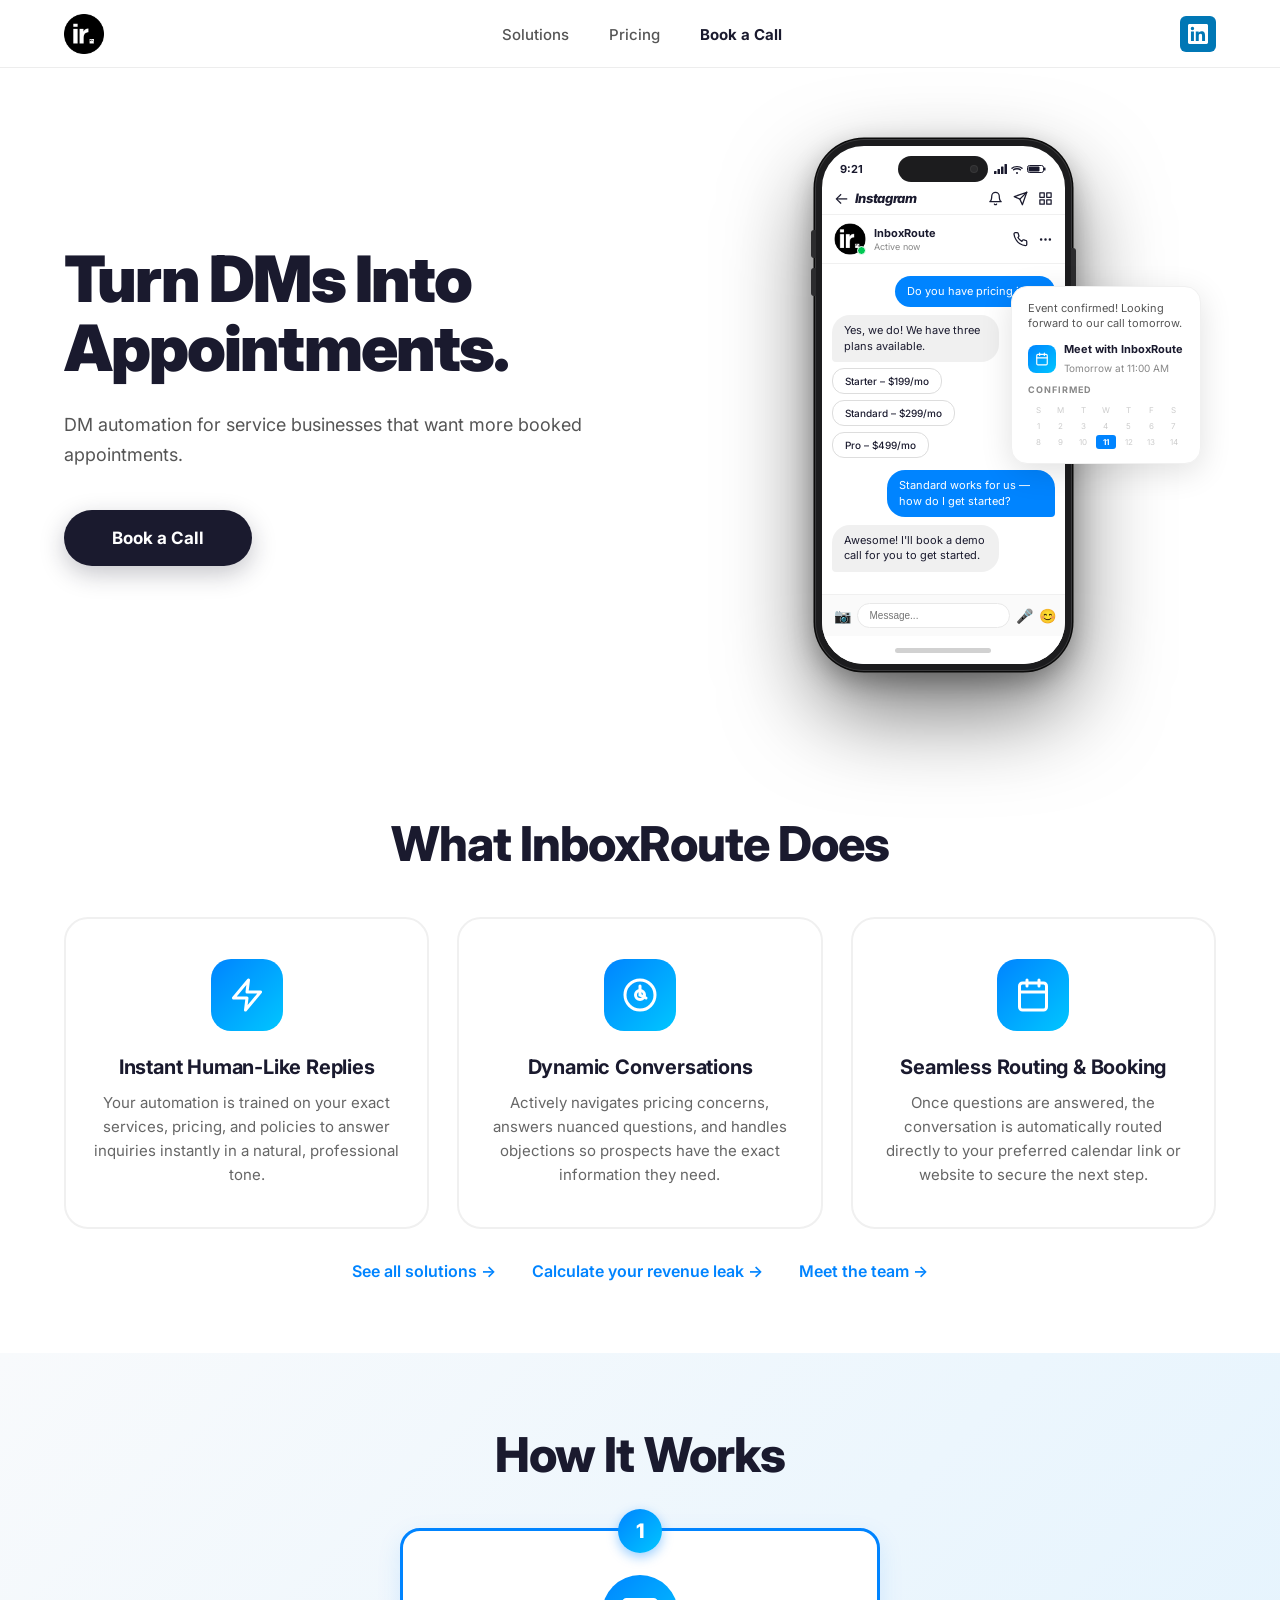
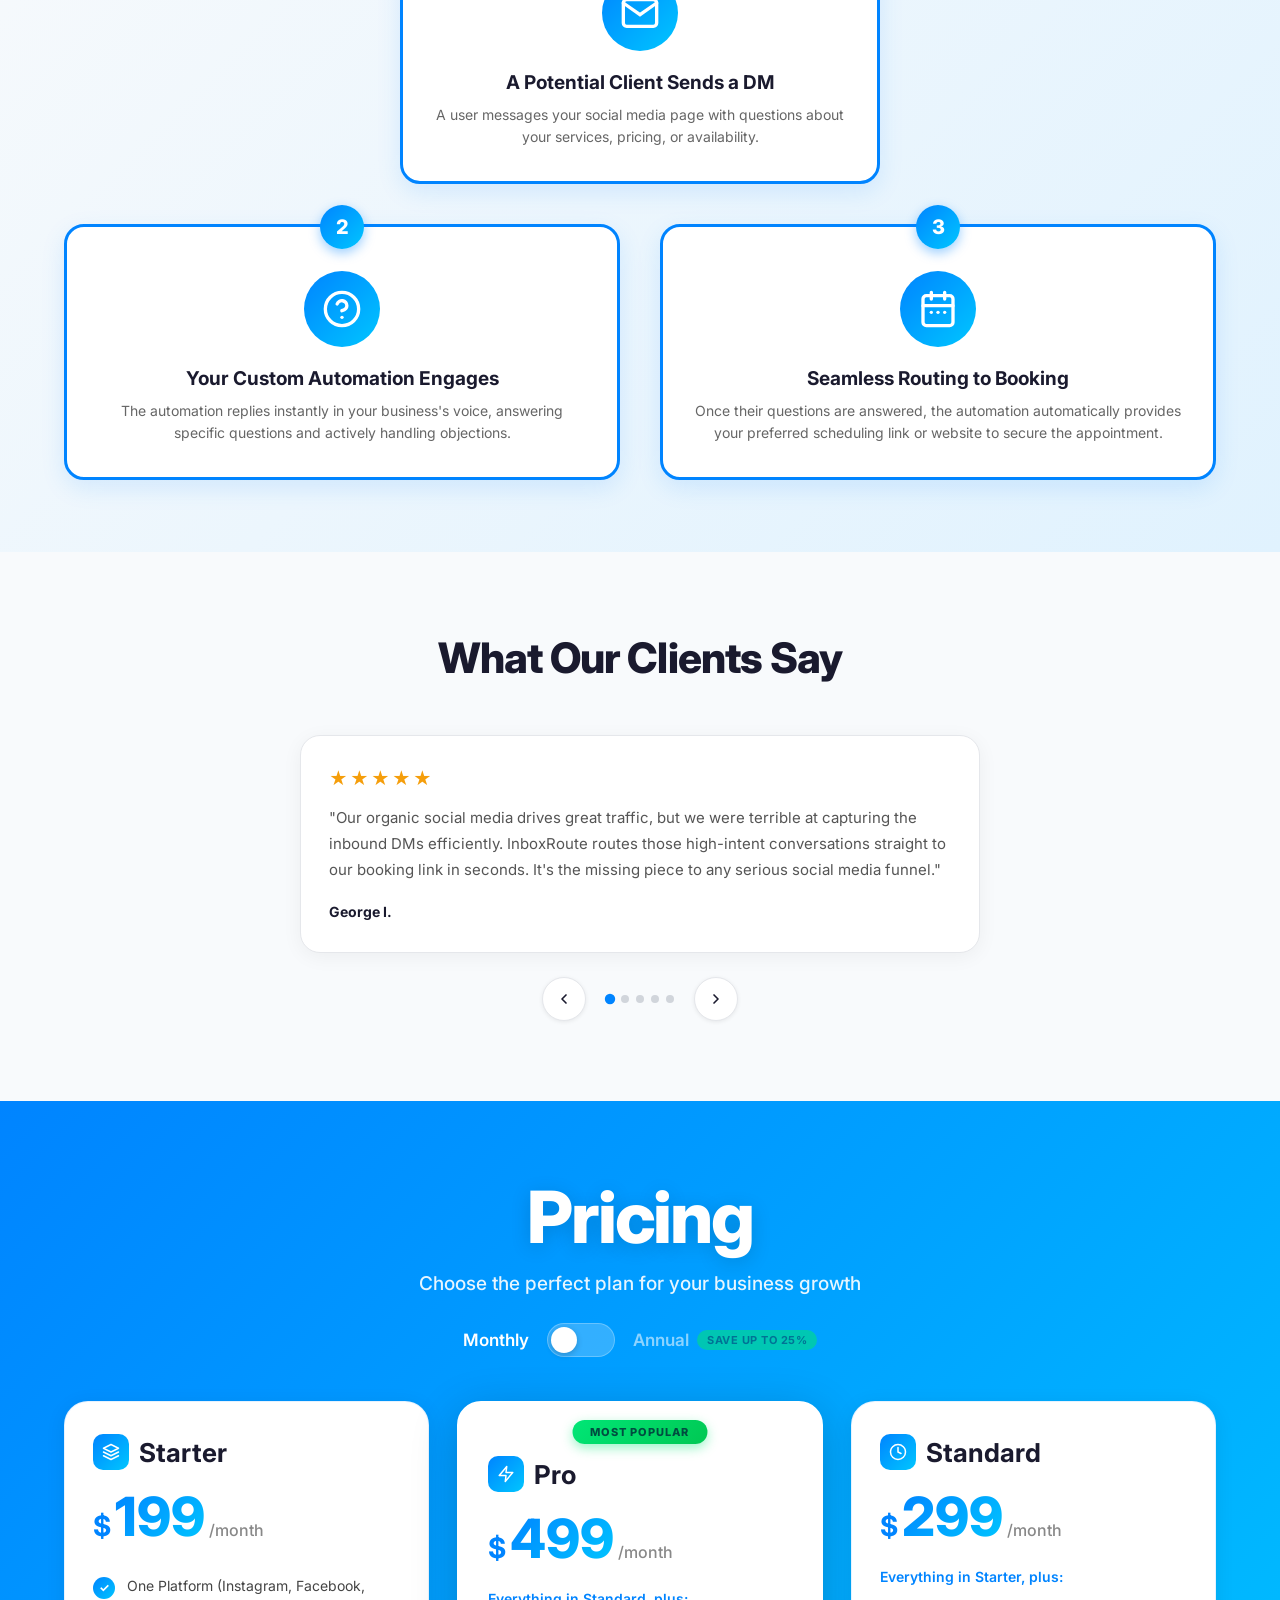
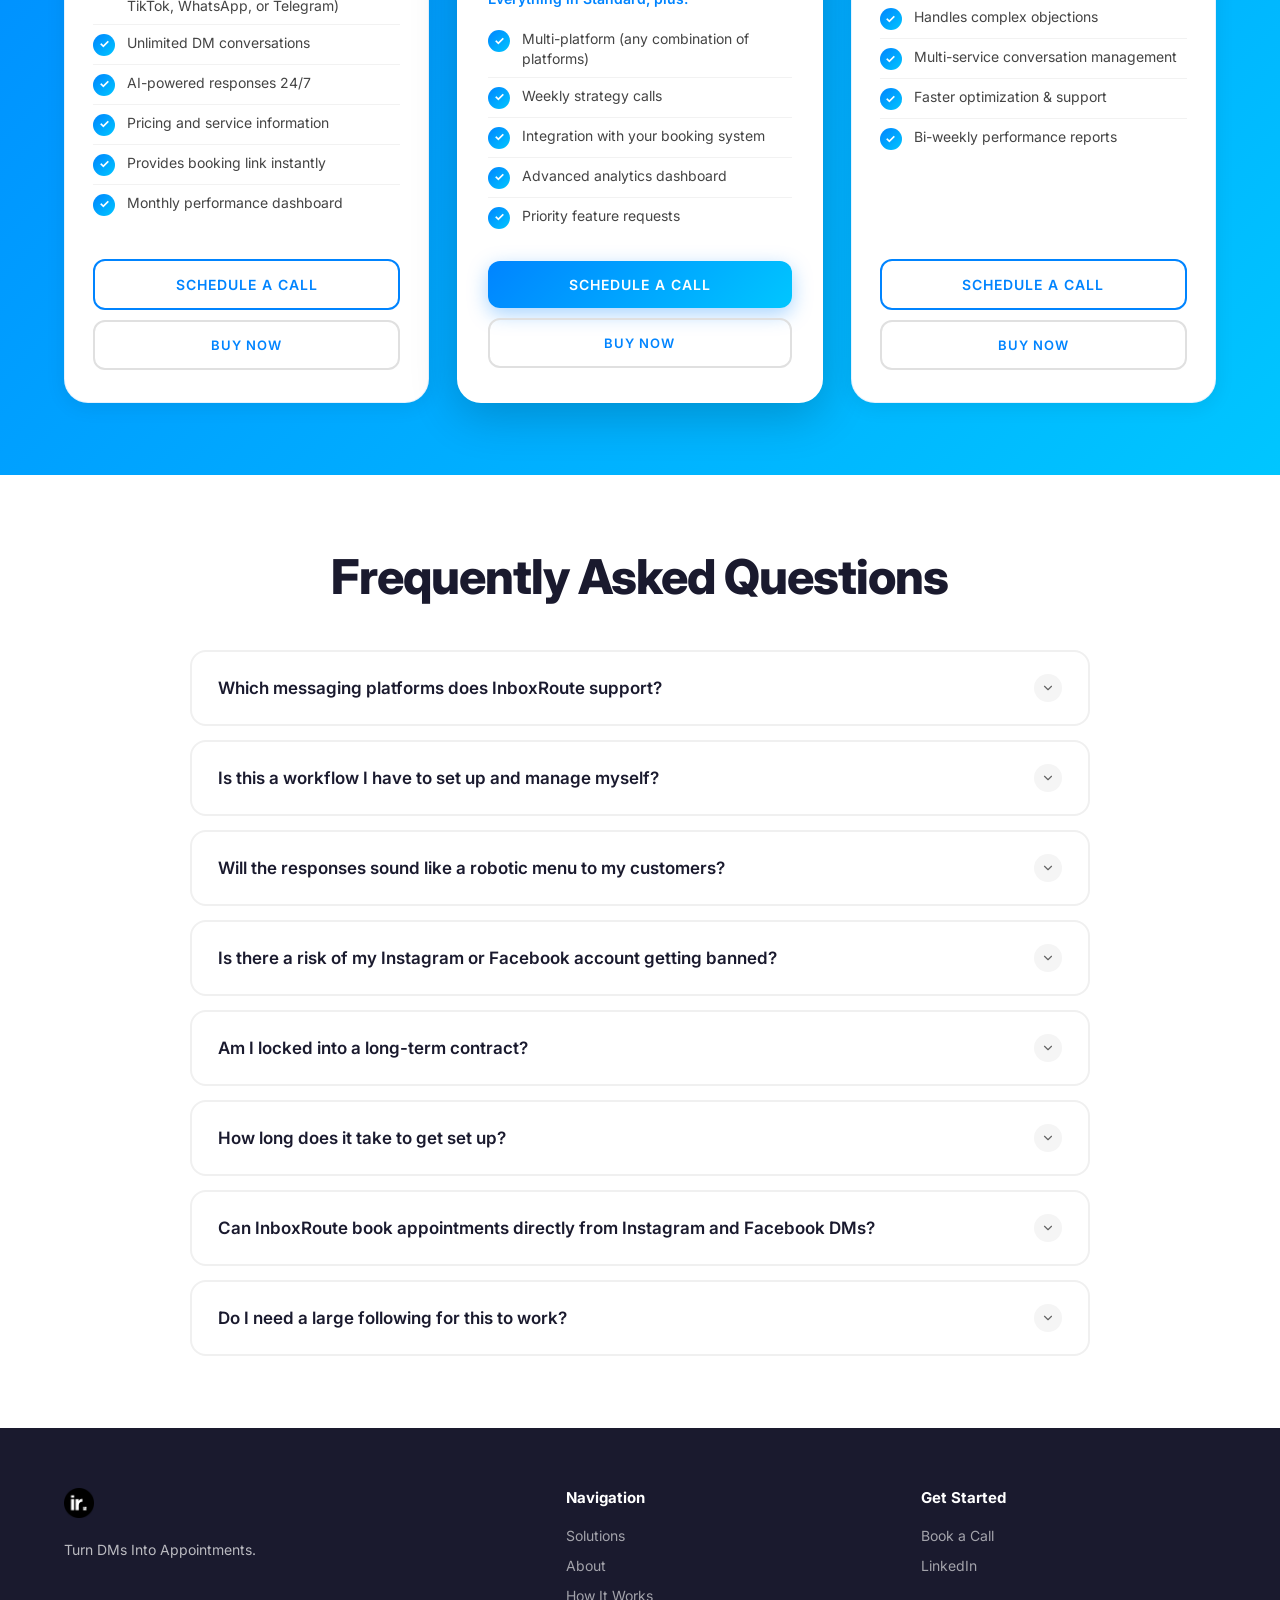
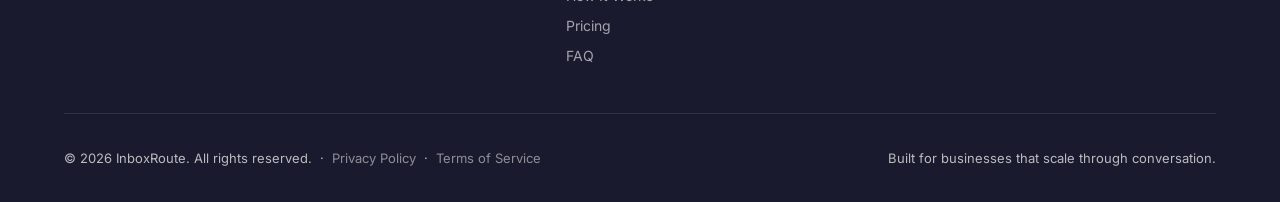
<file: index.html>
<!DOCTYPE html>
<html lang="en">
<head>
  <meta charset="UTF-8">
  <meta name="viewport" content="width=device-width, initial-scale=1.0">
  <meta name="description" content="Turn Instagram, Facebook, TikTok, WhatsApp, and Telegram DMs into booked calls automatically. InboxRoute builds custom AI conversation workflows that reply, qualify, and close — 24/7.">
  <link rel="canonical" href="https://www.inboxroute.net/">
  <meta property="og:type" content="website">
  <meta property="og:site_name" content="InboxRoute">
  <meta property="og:title" content="InboxRoute | Turn DMs Into Appointments">
  <meta property="og:description" content="Turn Instagram, Facebook, TikTok, WhatsApp, and Telegram DMs into booked calls automatically. InboxRoute builds custom AI conversation workflows that reply, qualify, and close — 24/7.">
  <meta property="og:url" content="https://www.inboxroute.net/">
  <meta property="og:image" content="https://www.inboxroute.net/og-image.png">
  <meta property="og:image:width" content="1200">
  <meta property="og:image:height" content="630">
  <meta property="og:image:alt" content="InboxRoute — Turn Your DMs into a 24/7 Revenue Engine">
  <meta name="twitter:card" content="summary_large_image">
  <meta name="twitter:title" content="InboxRoute | Turn DMs Into Appointments">
  <meta name="twitter:description" content="Turn Instagram, Facebook, TikTok, WhatsApp, and Telegram DMs into booked calls automatically. InboxRoute builds custom AI conversation workflows that reply, qualify, and close — 24/7.">
  <meta name="twitter:image" content="https://www.inboxroute.net/og-image.png">
  <title>InboxRoute | Turn DMs Into Appointments</title>
  <link rel="icon" type="image/x-icon" href="/favicon.ico">
  <link rel="apple-touch-icon" sizes="180x180" href="/apple-touch-icon.png">
  <link rel="icon" type="image/png" sizes="32x32" href="/favicon-32x32.png">
  <link rel="icon" type="image/png" sizes="16x16" href="/favicon-16x16.png">
  <link rel="preconnect" href="https://fonts.googleapis.com">
  <link rel="preconnect" href="https://fonts.gstatic.com" crossorigin>
  <link href="https://fonts.googleapis.com/css2?family=Inter:wght@400;700;800&display=swap" rel="stylesheet">
  <link rel="stylesheet" href="/main.css">
  <style>
    .pricing-screenshot {
      text-align: center;
      margin: 32px 0;
    }

    .pricing-screenshot img {
      max-width: 100%;
      border-radius: 12px;
      box-shadow: 0 4px 24px rgba(0,0,0,0.10);
    }

    /* ─── HERO ────────────────────────────────────────────── */
    .hero-section {
      padding: 0;
      background: #fff;
    }

    .hero {
      display: grid;
      grid-template-columns: 1fr 1fr;
      align-items: center;
      gap: 60px;
      padding: 72px clamp(24px, 5%, 80px);
      max-width: 1500px;
      margin: 0 auto;
    }

    .hero-content {
      max-width: 580px;
    }

    .hero-content h1 {
      font-size: clamp(36px, 5vw, 64px);
      font-weight: 900;
      color: #1a1a2e;
      line-height: 1.08;
      letter-spacing: -0.03em;
      margin-bottom: 28px;
    }

    .hero-content p {
      font-size: clamp(15px, 1.5vw, 18px);
      line-height: 1.65;
      color: #555;
      margin-bottom: 40px;
      max-width: 520px;
    }

    .hero-cta {
      display: inline-block;
      padding: 18px 48px;
      background: #1a1a2e;
      color: white;
      text-decoration: none;
      border-radius: 50px;
      font-size: 17px;
      font-weight: 700;
      transition: all 0.3s ease;
      box-shadow: 0 8px 24px rgba(26,26,46,0.25);
    }

    .hero-cta:hover {
      background: #000;
      transform: translateY(-2px);
      box-shadow: 0 12px 32px rgba(26,26,46,0.35);
    }

    /* Phone mockup */
    .hero-visual {
      display: flex;
      justify-content: center;
      align-items: center;
      position: relative;
    }

    .phone-wrap {
      position: relative;
      width: 255px;
    }

    .phone-frame {
      width: 255px;
      background: #fff;
      border-radius: 48px;
      border: 6px solid #1c1c1e;
      box-shadow:
        0 0 0 1px #3a3a3c,
        0 0 0 2.5px #0a0a0a,
        inset 0 0 0 1px rgba(255,255,255,0.05),
        0 40px 90px rgba(0,0,0,0.55),
        0 10px 28px rgba(0,0,0,0.32);
      overflow: hidden;
      position: relative;
    }

    /* Dynamic Island pill */
    .phone-notch {
      width: 90px;
      height: 26px;
      background: #1c1c1e;
      border-radius: 13px;
      flex-shrink: 0;
      display: flex;
      align-items: center;
      justify-content: flex-end;
      padding-right: 10px;
    }

    .phone-camera {
      width: 8px;
      height: 8px;
      background: #2a2a2c;
      border: 1.5px solid rgba(255,255,255,0.06);
      border-radius: 50%;
    }

    /* Side hardware buttons */
    .phone-side-btn {
      position: absolute;
      background: #2c2c2e;
      z-index: 3;
    }

    .phone-vol-up {
      left: -5px;
      top: 90px;
      width: 5px;
      height: 28px;
      border-radius: 3px 0 0 3px;
    }

    .phone-vol-down {
      left: -5px;
      top: 128px;
      width: 5px;
      height: 28px;
      border-radius: 3px 0 0 3px;
    }

    .phone-power {
      right: -5px;
      top: 108px;
      width: 5px;
      height: 52px;
      border-radius: 0 3px 3px 0;
    }

    /* Home indicator */
    .phone-home-bar {
      height: 28px;
      display: flex;
      align-items: center;
      justify-content: center;
      background: #fff;
    }

    .phone-home-pill {
      width: 96px;
      height: 5px;
      background: rgba(0,0,0,0.18);
      border-radius: 3px;
    }

    .phone-top-bar {
      display: grid;
      grid-template-columns: 1fr auto 1fr;
      align-items: center;
      padding: 10px 18px 2px;
      font-size: 11px;
      font-weight: 700;
      color: #1a1a2e;
    }

    .phone-status-icons {
      display: flex;
      align-items: center;
      gap: 4px;
      justify-self: end;
    }

    /* Instagram-style top nav */
    .phone-ig-nav {
      display: flex;
      align-items: center;
      justify-content: space-between;
      padding: 6px 12px 8px;
      border-bottom: 1px solid #f0f0f0;
    }

    .phone-ig-nav-left {
      display: flex;
      align-items: center;
      gap: 6px;
    }

    .phone-ig-back {
      font-size: 16px;
      color: #1a1a2e;
      line-height: 1;
    }

    .phone-ig-logo {
      font-size: 13px;
      font-weight: 800;
      color: #1a1a2e;
      font-style: italic;
      letter-spacing: -0.3px;
    }

    .phone-ig-nav-icons {
      display: flex;
      align-items: center;
      gap: 10px;
    }

    .phone-ig-nav-icons svg {
      width: 15px;
      height: 15px;
      stroke: #1a1a2e;
    }

    /* DM thread header */
    .phone-header {
      display: flex;
      align-items: center;
      gap: 8px;
      padding: 8px 12px;
      border-bottom: 1px solid #f0f0f0;
    }

    .phone-header-back {
      font-size: 18px;
      color: #1a1a2e;
    }

    .phone-header-avatar-wrap {
      position: relative;
      flex-shrink: 0;
    }

    .phone-header-avatar {
      width: 32px;
      height: 32px;
      border-radius: 50%;
      object-fit: cover;
      display: block;
    }

    .phone-online-dot {
      position: absolute;
      bottom: 0;
      right: 0;
      width: 9px;
      height: 9px;
      background: #00c853;
      border-radius: 50%;
      border: 1.5px solid white;
    }

    .phone-header-info {
      flex: 1;
    }

    .phone-header-name {
      font-size: 11px;
      font-weight: 700;
      color: #1a1a2e;
    }

    .phone-header-status {
      font-size: 9px;
      color: #888;
      margin-top: 1px;
    }

    .phone-header-actions {
      display: flex;
      gap: 10px;
    }

    .phone-header-actions svg {
      width: 15px;
      height: 15px;
      stroke: #1a1a2e;
    }

    .phone-chat {
      padding: 12px 10px;
      display: flex;
      flex-direction: column;
      gap: 8px;
      background: #fff;
      min-height: 330px;
    }

    .bubble {
      max-width: 75%;
      padding: 8px 12px;
      border-radius: 18px;
      font-size: 11px;
      line-height: 1.4;
    }

    .bubble-out {
      background: #0084ff;
      color: white;
      border-bottom-right-radius: 4px;
      align-self: flex-end;
    }

    .bubble-in {
      background: #f0f0f0;
      color: #1a1a2e;
      border-bottom-left-radius: 4px;
      align-self: flex-start;
    }

    .option-btn {
      background: white;
      border: 1px solid #ddd;
      border-radius: 12px;
      padding: 6px 12px;
      font-size: 10px;
      font-weight: 500;
      color: #1a1a2e;
      align-self: flex-start;
      margin-top: -2px;
    }

    .phone-input-bar {
      display: flex;
      align-items: center;
      gap: 6px;
      padding: 8px 12px;
      border-top: 1px solid #f0f0f0;
      background: #fafafa;
    }

    .phone-input-bar input {
      flex: 1;
      border: 1px solid #e8e8e8;
      border-radius: 20px;
      padding: 6px 12px;
      font-size: 10px;
      outline: none;
      color: #999;
      background: white;
    }

    .phone-input-icon {
      font-size: 14px;
      color: #aaa;
      line-height: 1;
    }

    .bubble-gap {
      margin-top: 4px;
    }

    /* Floating calendar card */
    .float-card {
      position: absolute;
      left: calc(50% + 68px);
      top: 38%;
      margin-top: -55px;
      background: white;
      border-radius: 16px;
      padding: 14px 16px;
      box-shadow: 0 8px 32px rgba(0,0,0,0.12);
      width: 190px;
      border: 1px solid #f0f0f0;
      animation: float 3s ease-in-out infinite;
      z-index: 10;
      will-change: transform;
    }

    .float-card-confirm {
      right: -130px;
      top: 40px;
    }

    @keyframes float {
      0%, 100% { transform: translateY(0); }
      50% { transform: translateY(-8px); }
    }

    .float-card-text {
      font-size: 11px;
      color: #555;
      line-height: 1.4;
      margin-bottom: 10px;
    }

    .float-card-meeting {
      display: flex;
      align-items: center;
      gap: 8px;
      margin-bottom: 8px;
    }

    .float-card-icon {
      width: 28px;
      height: 28px;
      background: linear-gradient(135deg, #0084ff, #00c6ff);
      border-radius: 8px;
      display: flex;
      align-items: center;
      justify-content: center;
      flex-shrink: 0;
    }

    .float-card-meeting-info strong {
      display: block;
      font-size: 11px;
      font-weight: 700;
      color: #1a1a2e;
    }

    .float-card-meeting-info span {
      font-size: 10px;
      color: #888;
    }

    .float-confirmed {
      font-size: 9px;
      font-weight: 700;
      color: #888;
      letter-spacing: 1px;
      text-transform: uppercase;
      margin-bottom: 8px;
    }

    .float-mini-cal {
      display: grid;
      grid-template-columns: repeat(7, 1fr);
      gap: 2px;
    }

    .float-mini-cal span {
      text-align: center;
      font-size: 8px;
      padding: 2px;
      color: #ccc;
      border-radius: 3px;
    }

    .float-mini-cal span.active {
      background: #0084ff;
      color: white;
      font-weight: 700;
    }

    /* ─── MOBILE HERO VISUAL ───────────────────────────────── */
    .mobile-chat-view {
      display: none;
      width: 100%;
    }

    .mobile-hero-card {
      background: linear-gradient(145deg, #1a1a2e 0%, #1e2d5a 100%);
      border-radius: 28px;
      padding: 28px 24px 24px;
      margin-bottom: 14px;
      position: relative;
      overflow: hidden;
    }

    .mobile-hero-card::before {
      content: '';
      position: absolute;
      top: -60px;
      right: -60px;
      width: 180px;
      height: 180px;
      background: radial-gradient(circle, rgba(0,132,255,0.12) 0%, transparent 70%);
      pointer-events: none;
    }

    .mobile-live-badge {
      display: inline-flex;
      align-items: center;
      gap: 6px;
      background: rgba(0,200,83,0.15);
      border: 1px solid rgba(0,200,83,0.3);
      border-radius: 20px;
      padding: 4px 12px;
      font-size: 11px;
      font-weight: 700;
      color: #00c853;
      letter-spacing: 0.5px;
      margin-bottom: 24px;
    }

    .mobile-live-dot {
      width: 7px;
      height: 7px;
      background: #00c853;
      border-radius: 50%;
      animation: pulse-dot 2s ease-in-out infinite;
    }

    @keyframes pulse-dot {
      0%, 100% { opacity: 1; transform: scale(1); }
      50% { opacity: 0.5; transform: scale(0.8); }
    }

    .mobile-flow {
      display: flex;
      flex-direction: column;
      gap: 20px;
      position: relative;
    }

    /* Single connector line from centre of icon 1 to centre of icon 3 */
    .mobile-flow::before {
      content: '';
      position: absolute;
      left: 19px;
      top: 20px;
      bottom: 20px;
      width: 2px;
      background: rgba(255,255,255,0.12);
      z-index: 0;
    }

    .mobile-flow-step {
      display: flex;
      align-items: flex-start;
      gap: 16px;
      position: relative;
      z-index: 1;
    }

    .mobile-flow-icon-wrap {
      flex: 0 0 40px;
      height: 40px;
      border-radius: 14px;
      display: flex;
      align-items: center;
      justify-content: center;
    }

    .mobile-flow-icon-wrap.step-dm {
      background: rgba(255,255,255,0.1);
    }

    .mobile-flow-icon-wrap.step-ai {
      background: linear-gradient(135deg, #0084ff, #00c6ff);
    }

    .mobile-flow-icon-wrap.step-booked {
      background: linear-gradient(135deg, #00c853, #00e676);
    }

    .mobile-flow-label {
      flex: 1;
      min-width: 0;
      padding-top: 2px;
      text-align: left;
    }

    .mobile-flow-title {
      font-size: 14px;
      font-weight: 700;
      color: #fff;
      margin-bottom: 4px;
    }

    .mobile-flow-sub {
      font-size: 12px;
      color: rgba(255,255,255,0.55);
    }

    .mobile-stats-row {
      display: grid;
      grid-template-columns: repeat(3, 1fr);
      gap: 10px;
    }

    .mobile-stat-card {
      background: white;
      border-radius: 18px;
      padding: 16px 8px;
      border: 1px solid #f0f0f0;
      box-shadow: 0 4px 16px rgba(0,0,0,0.06);
      display: flex;
      flex-direction: column;
      align-items: center;
      justify-content: center;
      text-align: center;
    }

    .mobile-stat-number {
      font-size: 22px;
      font-weight: 900;
      color: #1a1a2e;
      letter-spacing: -0.03em;
      line-height: 1;
      margin-bottom: 5px;
      display: block;
      width: 100%;
      text-align: center;
    }

    .mobile-stat-label {
      font-size: 10px;
      color: #888;
      font-weight: 600;
      text-transform: uppercase;
      letter-spacing: 0.5px;
      display: block;
      width: 100%;
      text-align: center;
    }

    /* ─── SECTIONS ────────────────────────────────────────── */
    section {
      padding: 72px clamp(24px, 5%, 80px);
    }

    .section-inner {
      max-width: 1440px;
      margin: 0 auto;
    }

    .section-title {
      text-align: center;
      font-size: clamp(28px, 4vw, 48px);
      font-weight: 800;
      color: #1a1a2e;
      letter-spacing: -0.02em;
      margin-bottom: 44px;
    }

    /* ─── FEATURES ────────────────────────────────────────── */
    #solutions {
      background: #fff;
    }

    .features-grid {
      display: grid;
      grid-template-columns: repeat(3, 1fr);
      gap: 28px;
    }

    .feature-card {
      text-align: center;
      padding: 40px 28px;
      border: 2px solid #f0f0f0;
      border-radius: 24px;
      transition: all 0.4s cubic-bezier(0.34,1.56,0.64,1);
    }

    .feature-card:hover {
      border-color: #0084ff;
      transform: translateY(-6px);
      box-shadow: 0 20px 60px rgba(0,132,255,0.15);
    }

    .feature-icon {
      width: 72px;
      height: 72px;
      margin: 0 auto 24px;
      background: linear-gradient(135deg, #0084ff, #00c6ff);
      border-radius: 20px;
      display: flex;
      align-items: center;
      justify-content: center;
      transition: transform 0.4s cubic-bezier(0.34,1.56,0.64,1);
    }

    .feature-card:hover .feature-icon {
      transform: scale(1.1);
      box-shadow: 0 8px 24px rgba(0,132,255,0.3);
    }

    .feature-title {
      font-size: 20px;
      font-weight: 700;
      color: #1a1a2e;
      margin-bottom: 12px;
      letter-spacing: -0.01em;
    }

    .feature-desc {
      font-size: 15px;
      line-height: 1.6;
      color: #666;
    }

    /* ─── HOW IT WORKS ────────────────────────────────────── */
    #how-it-works {
      background: linear-gradient(135deg, #f8fafc 0%, #e0f2fe 100%);
    }

    .hiw-inner {
      max-width: 1320px;
      margin: 0 auto;
    }

    .steps-grid {
      display: grid;
      grid-template-columns: 1fr 1fr;
      gap: 40px;
    }

    .step-1 {
      grid-column: 1 / 3;
      display: flex;
      justify-content: center;
    }

    .step-1 .step-card {
      max-width: 480px;
      width: 100%;
    }

    .step-card {
      position: relative;
      text-align: center;
      padding: 44px 28px 32px;
      background: white;
      border-radius: 20px;
      border: 3px solid #0084ff;
      box-shadow: 0 8px 24px rgba(0,132,255,0.12);
      transition: all 0.4s cubic-bezier(0.34,1.56,0.64,1);
    }

    .step-card:hover {
      transform: translateY(-6px);
      box-shadow: 0 20px 60px rgba(0,132,255,0.2);
    }

    .step-num {
      position: absolute;
      top: -22px;
      left: 50%;
      transform: translateX(-50%);
      width: 44px;
      height: 44px;
      background: linear-gradient(135deg, #0084ff, #00c6ff);
      color: white;
      border-radius: 50%;
      display: flex;
      align-items: center;
      justify-content: center;
      font-size: 20px;
      font-weight: 800;
      box-shadow: 0 4px 12px rgba(0,132,255,0.4);
    }

    .step-icon {
      width: 76px;
      height: 76px;
      margin: 0 auto 20px;
      background: linear-gradient(135deg, #0084ff, #00c6ff);
      border-radius: 50%;
      display: flex;
      align-items: center;
      justify-content: center;
    }

    .step-title {
      font-size: 19px;
      font-weight: 700;
      color: #1a1a2e;
      margin-bottom: 10px;
    }

    .step-desc {
      font-size: 14px;
      line-height: 1.6;
      color: #666;
    }

    /* ─── PRICING ─────────────────────────────────────────── */
    #pricing {
      background: linear-gradient(135deg, #0084ff 0%, #00c6ff 100%);
      padding: 72px 5%;
    }

    /* ─── TESTIMONIALS ───────────────────────────────────── */
    #testimonials {
      background: #f8fafc;
      padding: 80px 5%;
    }

    .testimonials-inner {
      max-width: 1200px;
      margin: 0 auto;
    }

    .testimonials-heading {
      text-align: center;
      font-size: clamp(28px, 4vw, 42px);
      font-weight: 800;
      color: #1a1a2e;
      letter-spacing: -0.02em;
      margin-bottom: 52px;
    }

    .testimonial-card {
      background: #fff;
      border: 1.5px solid #e5e7eb;
      border-radius: 20px;
      padding: 32px 28px;
      display: flex;
      flex-direction: column;
      gap: 16px;
      box-shadow: 0 4px 20px rgba(0,0,0,0.05);
      transition: border-color 0.2s, box-shadow 0.2s, transform 0.2s;
    }

    .testimonial-card:hover {
      border-color: #0084ff;
      box-shadow: 0 8px 32px rgba(0,132,255,0.1);
      transform: translateY(-3px);
    }

    .stars {
      color: #f59e0b;
      font-size: 18px;
      letter-spacing: 2px;
    }

    .testimonial-quote {
      font-size: 15px;
      line-height: 1.75;
      color: #555;
      flex: 1;
    }

    .testimonial-author {
      font-size: 14px;
      font-weight: 700;
      color: #1a1a2e;
      margin-top: 4px;
    }

    @media (max-width: 640px) {
      #testimonials { padding: 56px 5%; }
    }

    .pricing-inner {
      max-width: 1440px;
      margin: 0 auto;
    }

    .pricing-head {
      text-align: center;
      margin-bottom: 44px;
    }

    .pricing-head h2 {
      font-size: clamp(40px, 6vw, 72px);
      font-weight: 800;
      color: white;
      letter-spacing: -0.03em;
      margin-bottom: 12px;
      text-shadow: 0 4px 20px rgba(0,0,0,0.15);
    }

    .pricing-head p {
      font-size: clamp(15px, 1.5vw, 19px);
      color: rgba(255,255,255,0.9);
      font-weight: 500;
    }

    .billing-toggle {
      display: flex;
      align-items: center;
      justify-content: center;
      gap: 18px;
      margin-top: 28px;
    }

    .toggle-label {
      font-size: 17px;
      font-weight: 600;
      color: white;
      display: flex;
      align-items: center;
      gap: 8px;
      transition: opacity 0.3s;
    }

    .toggle-label.dim { opacity: 0.55; }

    .toggle-switch {
      position: relative;
      width: 68px;
      height: 34px;
      background: rgba(255,255,255,0.2);
      border: 1px solid rgba(255,255,255,0.25);
      border-radius: 17px;
      cursor: pointer;
      transition: background 0.3s;
    }

    .toggle-knob {
      position: absolute;
      top: 3px;
      left: 3px;
      width: 26px;
      height: 26px;
      background: white;
      border-radius: 50%;
      box-shadow: 0 2px 6px rgba(0,0,0,0.2);
      transition: left 0.35s cubic-bezier(0.68,-0.55,0.265,1.55);
    }

    .toggle-switch.on .toggle-knob { left: 37px; }

    .save-badge {
      background: #00e676;
      color: #004d40;
      padding: 3px 10px;
      border-radius: 10px;
      font-size: 11px;
      font-weight: 700;
      text-transform: uppercase;
      letter-spacing: 0.5px;
    }

    .plans-grid {
      display: grid;
      grid-template-columns: repeat(3, 1fr);
      gap: 28px;
      margin-top: 44px;
    }

    .plan-card {
      background: white;
      border-radius: 24px;
      padding: 32px 28px;
      position: relative;
      display: flex;
      flex-direction: column;
      border: 1px solid rgba(0,132,255,0.1);
      box-shadow: 0 4px 20px rgba(0,0,0,0.08);
      transition: all 0.4s cubic-bezier(0.34,1.56,0.64,1);
    }

    .plan-card:hover {
      transform: translateY(-6px);
      box-shadow: 0 20px 50px rgba(0,0,0,0.18);
    }

    .plan-card.featured {
      border: 3px solid white;
      box-shadow: 0 12px 48px rgba(0,0,0,0.2);
      padding-top: 52px;
    }

    .most-popular {
      position: absolute;
      top: 16px;
      left: 50%;
      transform: translateX(-50%);
      background: linear-gradient(135deg, #00e676, #00c853);
      color: #004d40;
      padding: 5px 18px;
      border-radius: 20px;
      font-size: 11px;
      font-weight: 800;
      text-transform: uppercase;
      letter-spacing: 1px;
      white-space: nowrap;
      box-shadow: 0 4px 12px rgba(0,230,118,0.4);
    }

    .plan-name-row {
      display: flex;
      align-items: center;
      gap: 10px;
      margin-bottom: 20px;
    }

    .plan-icon {
      width: 36px;
      height: 36px;
      background: linear-gradient(135deg, #0084ff, #00c6ff);
      border-radius: 10px;
      display: flex;
      align-items: center;
      justify-content: center;
      flex-shrink: 0;
    }

    .plan-name {
      font-size: 26px;
      font-weight: 700;
      color: #1a1a2e;
    }

    .plan-price {
      display: flex;
      align-items: baseline;
      gap: 4px;
      margin-bottom: 24px;
    }

    .price-currency {
      font-size: 28px;
      font-weight: 700;
      color: #0084ff;
    }

    .price-amount {
      font-size: 54px;
      font-weight: 800;
      line-height: 1;
      background: linear-gradient(135deg, #0084ff, #00c6ff);
      -webkit-background-clip: text;
      -webkit-text-fill-color: transparent;
      background-clip: text;
      transition: opacity 0.2s ease, transform 0.2s ease;
    }

    .price-period {
      font-size: 16px;
      color: #888;
      font-weight: 500;
    }

    .plan-label {
      font-size: 14px;
      font-weight: 600;
      color: #0084ff;
      margin-bottom: 14px;
    }

    .plan-features {
      list-style: none;
      flex: 1;
      margin-bottom: 24px;
    }

    .plan-features li {
      display: flex;
      align-items: flex-start;
      gap: 12px;
      padding: 8px 0;
      font-size: 14px;
      color: #444;
      border-bottom: 1px solid rgba(0,0,0,0.05);
      line-height: 1.4;
    }

    .plan-features li:last-child { border-bottom: none; }

    .plan-features li::before {
      content: '✓';
      width: 22px;
      height: 22px;
      min-width: 22px;
      background: linear-gradient(135deg, #0084ff, #00c6ff);
      color: white;
      border-radius: 50%;
      display: flex;
      align-items: center;
      justify-content: center;
      font-size: 12px;
      font-weight: 700;
      margin-top: 1px;
    }

    .plan-btns {
      display: flex;
      flex-direction: column;
      gap: 10px;
    }

    .btn-schedule {
      width: 100%;
      padding: 15px;
      border-radius: 12px;
      border: none;
      font-size: 14px;
      font-weight: 600;
      letter-spacing: 1px;
      text-transform: uppercase;
      cursor: pointer;
      transition: all 0.3s;
      text-decoration: none;
      text-align: center;
      display: block;
    }

    .btn-primary {
      background: linear-gradient(135deg, #0084ff, #00c6ff);
      color: white;
      box-shadow: 0 6px 20px rgba(0,132,255,0.35);
    }

    .btn-primary:hover {
      transform: translateY(-2px);
      box-shadow: 0 10px 28px rgba(0,132,255,0.45);
    }

    .btn-outline {
      background: white;
      color: #0084ff;
      border: 2px solid #0084ff;
    }

    .btn-outline:hover {
      background: #0084ff;
      color: white;
      transform: translateY(-2px);
    }

    .btn-ghost {
      background: transparent;
      color: #0084ff;
      border: 2px solid #e0e0e0;
      font-size: 13px;
    }

    .btn-ghost:hover {
      border-color: #0084ff;
      background: #f8fafc;
      transform: translateY(-2px);
    }

    /* ─── FAQ ─────────────────────────────────────────────── */
    #faq {
      background: #fff;
    }

    .faq-inner {
      max-width: 900px;
      margin: 0 auto;
    }

    .faq-list {
      display: flex;
      flex-direction: column;
      gap: 14px;
    }

    .faq-item {
      border: 2px solid #f0f0f0;
      border-radius: 16px;
      overflow: hidden;
      transition: all 0.3s;
    }

    .faq-item:hover { border-color: #0084ff; }

    .faq-item.open {
      border-color: #0084ff;
      box-shadow: 0 6px 28px rgba(0,132,255,0.12);
    }

    .faq-q {
      display: flex;
      justify-content: space-between;
      align-items: center;
      padding: 22px 26px;
      cursor: pointer;
      -webkit-user-select: none;
      user-select: none;
    }

    .faq-q-text {
      font-size: 17px;
      font-weight: 600;
      color: #1a1a2e;
      flex: 1;
      transition: color 0.3s;
    }

    .faq-item.open .faq-q-text { color: #0084ff; }

    .faq-chevron {
      width: 28px;
      height: 28px;
      border-radius: 50%;
      background: #f5f5f5;
      display: flex;
      align-items: center;
      justify-content: center;
      margin-left: 16px;
      flex-shrink: 0;
      transition: all 0.3s;
    }

    .faq-item.open .faq-chevron {
      background: linear-gradient(135deg, #0084ff, #00c6ff);
      transform: rotate(180deg);
    }

    .faq-chevron svg {
      width: 14px;
      height: 14px;
      stroke: #666;
      transition: stroke 0.3s;
    }

    .faq-item.open .faq-chevron svg { stroke: white; }

    .faq-a {
      max-height: 0;
      overflow: hidden;
      transition: max-height 0.4s ease, padding 0.4s ease;
      padding: 0 26px;
    }

    .faq-item.open .faq-a {
      max-height: 400px;
      padding: 0 26px 22px;
    }

    .faq-a p {
      font-size: 15px;
      line-height: 1.7;
      color: #666;
    }

    /* ─── RESPONSIVE ──────────────────────────────────────── */
    @media (max-width: 1024px) {
      .features-grid,
      .plans-grid {
        grid-template-columns: 1fr;
        max-width: 480px;
        margin-left: auto;
        margin-right: auto;
      }

      .steps-grid {
        grid-template-columns: 1fr;
      }

      .step-1 {
        grid-column: 1;
      }

      .step-1 .step-card {
        max-width: 100%;
      }

    }

    @media (max-width: 900px) {
      section {
        padding: 60px clamp(20px, 5%, 60px);
      }

      .hero {
        grid-template-columns: 1fr;
        text-align: center;
        padding: 60px clamp(20px, 5%, 60px);
        gap: 48px;
      }

      .hero-content {
        max-width: 100%;
      }

      .hero-content p {
        margin-left: auto;
        margin-right: auto;
      }

      .phone-frame {
        text-align: left;
      }
    }

    @media (max-width: 600px) {
      /* ── Section spacing ── */
      section {
        padding: 48px 5%;
      }

      #pricing {
        padding: 48px 5%;
      }

      .hero {
        min-height: 0;
        padding: 48px 5%;
        gap: 16px;
      }

      /* Hide the CTA in hero-content; show it below the visual instead */
      .hero-content .hero-cta { display: none; }

      .hero-cta-mobile {
        display: block;
        margin: 24px auto 0;
        text-align: center;
      }

      .hero-content h1 {
        line-height: 1.15;
      }

      .section-title {
        font-size: 24px;
        margin-bottom: 32px;
      }

      /* ── Phone / mobile visual ── */
      .phone-wrap,
      .float-card {
        display: none;
      }

      .mobile-chat-view {
        display: block;
      }

      /* ── Features ── */
      .features-grid {
        gap: 14px;
      }

      .feature-card {
        padding: 24px 18px;
      }

      .feature-icon {
        width: 56px;
        height: 56px;
        margin-bottom: 14px;
      }

      .feature-title {
        font-size: 17px;
        margin-bottom: 8px;
      }

      .feature-desc {
        font-size: 14px;
      }

      /* ── How it works ── */
      .steps-grid {
        gap: 24px;
      }

      .step-card {
        padding: 36px 18px 22px;
      }

      .step-icon {
        width: 60px;
        height: 60px;
        margin-bottom: 14px;
      }

      .step-title {
        font-size: 17px;
      }

      /* ── Pricing ── */
      .pricing-head {
        margin-bottom: 32px;
      }

      .pricing-head h2 {
        font-size: clamp(28px, 8vw, 40px);
      }

      .plans-grid {
        gap: 14px;
        margin-top: 32px;
      }

      .plan-card {
        padding: 24px 18px;
      }

      .plan-card.featured {
        padding-top: 44px;
      }

      .price-amount {
        font-size: 44px;
      }

      .plan-name {
        font-size: 22px;
      }

      /* ── FAQ ── */
      .faq-q {
        padding: 16px 18px;
      }

      .faq-q-text {
        font-size: 15px;
      }

      .faq-a,
      .faq-item.open .faq-a {
        padding-left: 18px;
        padding-right: 18px;
      }

      /* ── Billing toggle ── */
      .billing-toggle {
        flex-wrap: wrap;
        gap: 12px;
      }
    }
  </style>
  <script type="application/ld+json">
  {
    "@context": "https://schema.org",
    "@type": "Organization",
    "name": "InboxRoute",
    "url": "https://www.inboxroute.net",
    "logo": {
      "@type": "ImageObject",
      "url": "https://www.inboxroute.net/InboxRoute_Logo_transparent.png"
    },
    "description": "Fully managed AI DM automation that turns Instagram, Facebook, TikTok, WhatsApp, and Telegram messages into booked calls and closed deals — 24/7.",
    "contactPoint": {
      "@type": "ContactPoint",
      "contactType": "sales",
      "url": "https://calendly.com/inboxroute-ai/30min"
    }
  }
  </script>
  <script type="application/ld+json">
  {
    "@context": "https://schema.org",
    "@type": "WebSite",
    "name": "InboxRoute",
    "url": "https://www.inboxroute.net",
    "potentialAction": {
      "@type": "SearchAction",
      "target": {
        "@type": "EntryPoint",
        "urlTemplate": "https://www.inboxroute.net/?q={search_term_string}"
      },
      "query-input": "required name=search_term_string"
    }
  }
  </script>
  <script type="application/ld+json">
  {
    "@context": "https://schema.org",
    "@type": "SoftwareApplication",
    "name": "InboxRoute",
    "applicationCategory": "BusinessApplication",
    "operatingSystem": "Instagram, Facebook, TikTok, WhatsApp, Telegram",
    "description": "Fully managed AI DM automation that turns Instagram, Facebook, TikTok, WhatsApp, and Telegram messages into booked calls and closed deals — 24/7.",
    "url": "https://www.inboxroute.net",
    "offers": [
      {
        "@type": "Offer",
        "name": "Starter",
        "price": "199",
        "priceCurrency": "USD",
        "priceSpecification": {
          "@type": "UnitPriceSpecification",
          "price": "199",
          "priceCurrency": "USD",
          "unitCode": "MON"
        }
      },
      {
        "@type": "Offer",
        "name": "Standard",
        "price": "299",
        "priceCurrency": "USD",
        "priceSpecification": {
          "@type": "UnitPriceSpecification",
          "price": "299",
          "priceCurrency": "USD",
          "unitCode": "MON"
        }
      },
      {
        "@type": "Offer",
        "name": "Pro",
        "price": "499",
        "priceCurrency": "USD",
        "priceSpecification": {
          "@type": "UnitPriceSpecification",
          "price": "499",
          "priceCurrency": "USD",
          "unitCode": "MON"
        }
      }
    ]
  }
  </script>
  <script type="application/ld+json">
  {
    "@context": "https://schema.org",
    "@type": "FAQPage",
    "mainEntity": [
      {
        "@type": "Question",
        "name": "Which messaging platforms does InboxRoute support?",
        "acceptedAnswer": {
          "@type": "Answer",
          "text": "InboxRoute supports Instagram, Facebook, TikTok, WhatsApp, and Telegram."
        }
      },
      {
        "@type": "Question",
        "name": "Is this an automation I have to set up and manage myself?",
        "acceptedAnswer": {
          "@type": "Answer",
          "text": "No. InboxRoute is a fully managed service. We handle everything from the custom workflow design to the ongoing technical management. You never have to touch the technology."
        }
      },
      {
        "@type": "Question",
        "name": "Will the responses sound like a robotic menu to my customers?",
        "acceptedAnswer": {
          "@type": "Answer",
          "text": "Not at all. We use advanced language models to create natural, context-aware responses that adapt to each prospect. It sounds like a professional team member, not a script."
        }
      },
      {
        "@type": "Question",
        "name": "Is there a risk of my Instagram or Facebook account getting banned?",
        "acceptedAnswer": {
          "@type": "Answer",
          "text": "Account safety is our top priority. We build every workflow exclusively on Meta-approved infrastructure, fully within Instagram and Facebook's official messaging policies. This ensures your account remains completely safe and compliant with all platform rules."
        }
      },
      {
        "@type": "Question",
        "name": "Am I locked into a long-term contract?",
        "acceptedAnswer": {
          "@type": "Answer",
          "text": "No. We operate on a month-to-month basis with no long-term contracts. We believe in earning your business every single month by delivering real results."
        }
      },
      {
        "@type": "Question",
        "name": "How long does it take to get set up?",
        "acceptedAnswer": {
          "@type": "Answer",
          "text": "Most clients are fully live within 3 to 5 business days. Our team handles the entire build and you don't touch any settings. You just show up to the calls we book you."
        }
      },
      {
        "@type": "Question",
        "name": "Can InboxRoute book appointments directly from Instagram and Facebook DMs?",
        "acceptedAnswer": {
          "@type": "Answer",
          "text": "Yes. That is the core of what we do. When someone DMs your account, our AI qualifies them, answers their questions, and books them directly onto your calendar without you lifting a finger."
        }
      },
      {
        "@type": "Question",
        "name": "Do I need a large following for this to work?",
        "acceptedAnswer": {
          "@type": "Answer",
          "text": "No. InboxRoute works best when paired with any inbound traffic, whether that is ads, organic content, or story replies. You don't need a large following, you just need people landing in your DMs."
        }
      }
    ]
  }
  </script>
</head>
<body>

<div id="site-nav">
<nav>
  <a href="/" class="nav-logo">
    <img src="InboxRoute_Logo_transparent.png" alt="InboxRoute" width="40" height="40">
  </a>

  <ul class="nav-links">
    <li><a href="/solutions">Solutions</a></li>
    <li><a href="/#pricing">Pricing</a></li>
    <li><a href="https://calendly.com/inboxroute-ai/30min" target="_blank" rel="noopener noreferrer" class="book-link">Book a Call</a></li>
  </ul>

  <div class="nav-right">
    <a href="https://www.linkedin.com/company/inboxroute" title="LinkedIn" target="_blank" rel="noopener noreferrer" class="linkedin-icon">
      <svg viewBox="0 0 24 24" xmlns="http://www.w3.org/2000/svg">
        <path d="M20.447 20.452h-3.554v-5.569c0-1.328-.027-3.037-1.852-3.037-1.853 0-2.136 1.445-2.136 2.939v5.667H9.351V9h3.414v1.561h.046c.477-.9 1.637-1.85 3.37-1.85 3.601 0 4.267 2.37 4.267 5.455v6.286zM5.337 7.433a2.062 2.062 0 01-2.063-2.065 2.064 2.064 0 112.063 2.065zm1.782 13.019H3.555V9h3.564v11.452zM22.225 0H1.771C.792 0 0 .774 0 1.729v20.542C0 23.227.792 24 1.771 24h20.451C23.2 24 24 23.227 24 22.271V1.729C24 .774 23.2 0 22.222 0h.003z"/>
      </svg>
    </a>
    <button type="button" class="hamburger" id="hamburger-btn" aria-label="Menu" aria-expanded="false">
      <span></span><span></span><span></span>
    </button>
  </div>
</nav>

<div class="mobile-menu" id="mobile-menu">
  <a href="/solutions">Solutions</a>
  <a href="/#pricing">Pricing</a>
  <a href="https://calendly.com/inboxroute-ai/30min" target="_blank" rel="noopener noreferrer">Book a Call</a>
  <a href="https://www.linkedin.com/company/inboxroute" target="_blank" rel="noopener noreferrer">
    <span class="mobile-li-icon">
      <svg viewBox="0 0 24 24" xmlns="http://www.w3.org/2000/svg"><path d="M20.447 20.452h-3.554v-5.569c0-1.328-.027-3.037-1.852-3.037-1.853 0-2.136 1.445-2.136 2.939v5.667H9.351V9h3.414v1.561h.046c.477-.9 1.637-1.85 3.37-1.85 3.601 0 4.267 2.37 4.267 5.455v6.286zM5.337 7.433a2.062 2.062 0 01-2.063-2.065 2.064 2.064 0 112.063 2.065zm1.782 13.019H3.555V9h3.564v11.452zM22.225 0H1.771C.792 0 0 .774 0 1.729v20.542C0 23.227.792 24 1.771 24h20.451C23.2 24 24 23.227 24 22.271V1.729C24 .774 23.2 0 22.222 0h.003z"/></svg>
    </span>
    LinkedIn
  </a>
</div>
</div>
<script>
  (function(){
    var btn = document.getElementById('hamburger-btn');
    if (btn) btn.addEventListener('click', function(){
      var open = document.getElementById('mobile-menu').classList.toggle('open');
      btn.setAttribute('aria-expanded', open);
    });
    document.querySelectorAll('#mobile-menu a').forEach(function(a){
      a.addEventListener('click', function(){
        document.getElementById('mobile-menu').classList.remove('open');
        if (btn) btn.setAttribute('aria-expanded', 'false');
      });
    });
    document.addEventListener('click', function(e){
      if (!e.target.closest('nav') && !e.target.closest('#mobile-menu')) {
        var m = document.getElementById('mobile-menu');
        if (m) m.classList.remove('open');
        if (btn) btn.setAttribute('aria-expanded', 'false');
      }
    });
  })();
</script>

<!-- ─── HERO ─────────────────────────────────────────────── -->
<section class="hero-section">
  <div class="hero">
    <div class="hero-content">
      <h1>Turn DMs Into Appointments.</h1>
      <p>DM automation for service businesses that want more booked appointments.</p>
      <a href="https://calendly.com/inboxroute-ai/30min" target="_blank" rel="noopener noreferrer" class="hero-cta">Book a Call</a>
    </div>

    <div class="hero-visual">
      <div class="phone-wrap">
        <!-- Side buttons -->
        <div class="phone-side-btn phone-vol-up"></div>
        <div class="phone-side-btn phone-vol-down"></div>
        <div class="phone-side-btn phone-power"></div>
        <!-- Phone frame -->
        <div class="phone-frame">
          <div class="phone-top-bar">
            <span>9:21</span>
            <div class="phone-notch"><div class="phone-camera"></div></div>
            <div class="phone-status-icons">
              <!-- Signal bars -->
              <svg width="13" height="10" viewBox="0 0 13 10" fill="#1a1a2e">
                <rect x="0" y="7" width="2.5" height="3" rx="0.5"/>
                <rect x="3.5" y="5" width="2.5" height="5" rx="0.5"/>
                <rect x="7" y="2.5" width="2.5" height="7.5" rx="0.5"/>
                <rect x="10.5" y="0" width="2.5" height="10" rx="0.5"/>
              </svg>
              <!-- WiFi -->
              <svg width="12" height="9" viewBox="0 0 12 9" fill="none" stroke="#1a1a2e" stroke-linecap="round">
                <path d="M1 3.2C3.1 1.1 8.9 1.1 11 3.2" stroke-width="1.4"/>
                <path d="M2.6 4.8C4 3.4 8 3.4 9.4 4.8" stroke-width="1.4"/>
                <circle cx="6" cy="8" r="1" fill="#1a1a2e" stroke="none"/>
              </svg>
              <!-- Battery -->
              <svg width="20" height="10" viewBox="0 0 20 10" fill="none">
                <rect x="0.5" y="1.5" width="16" height="7" rx="2" stroke="#1a1a2e" stroke-width="1"/>
                <rect x="16.5" y="3.5" width="2" height="3" rx="0.5" fill="#1a1a2e"/>
                <rect x="1.5" y="2.5" width="11" height="5" rx="1" fill="#1a1a2e"/>
              </svg>
            </div>
          </div>
          <!-- Instagram-style top nav -->
          <div class="phone-ig-nav">
            <div class="phone-ig-nav-left">
              <span class="phone-ig-back">←</span>
              <span class="phone-ig-logo">Instagram</span>
            </div>
            <div class="phone-ig-nav-icons">
              <svg viewBox="0 0 24 24" fill="none" stroke-width="2" stroke-linecap="round" stroke-linejoin="round"><path d="M18 8A6 6 0 0 0 6 8c0 7-3 9-3 9h18s-3-2-3-9"/><path d="M13.73 21a2 2 0 0 1-3.46 0"/></svg>
              <svg viewBox="0 0 24 24" fill="none" stroke-width="2" stroke-linecap="round" stroke-linejoin="round"><line x1="22" y1="2" x2="11" y2="13"/><polygon points="22 2 15 22 11 13 2 9 22 2"/></svg>
              <svg viewBox="0 0 24 24" fill="none" stroke-width="2" stroke-linecap="round" stroke-linejoin="round"><rect x="3" y="3" width="7" height="7"/><rect x="14" y="3" width="7" height="7"/><rect x="14" y="14" width="7" height="7"/><rect x="3" y="14" width="7" height="7"/></svg>
            </div>
          </div>
          <!-- DM thread header -->
          <div class="phone-header">
            <div class="phone-header-avatar-wrap">
              <img src="InboxRoute Logo (2)_edited.jpg" alt="InboxRoute DM automation demo" class="phone-header-avatar" width="201" height="201">
              <div class="phone-online-dot"></div>
            </div>
            <div class="phone-header-info">
              <div class="phone-header-name">InboxRoute</div>
              <div class="phone-header-status">Active now</div>
            </div>
            <div class="phone-header-actions">
              <svg viewBox="0 0 24 24" fill="none" stroke-width="2" stroke-linecap="round" stroke-linejoin="round"><path d="M22 16.92v3a2 2 0 0 1-2.18 2 19.79 19.79 0 0 1-8.63-3.07A19.5 19.5 0 0 1 4.69 12a19.79 19.79 0 0 1-3.07-8.67A2 2 0 0 1 3.6 1.18h3a2 2 0 0 1 2 1.72c.127.96.361 1.903.7 2.81a2 2 0 0 1-.45 2.11L7.91 8.73a16 16 0 0 0 6.29 6.29l.94-1.94a2 2 0 0 1 2.11-.45 12.84 12.84 0 0 0 2.81.7A2 2 0 0 1 22 15.26z"/></svg>
              <svg viewBox="0 0 24 24" fill="none" stroke-width="2" stroke-linecap="round" stroke-linejoin="round"><circle cx="12" cy="12" r="1"/><circle cx="19" cy="12" r="1"/><circle cx="5" cy="12" r="1"/></svg>
            </div>
          </div>
          <div class="phone-chat">
            <div class="bubble bubble-out">Do you have pricing info?</div>
            <div class="bubble bubble-in">Yes, we do! We have three plans available.</div>
            <div class="option-btn">Starter – $199/mo</div>
            <div class="option-btn">Standard – $299/mo</div>
            <div class="option-btn">Pro – $499/mo</div>
            <div class="bubble bubble-out bubble-gap">Standard works for us — how do I get started?</div>
            <div class="bubble bubble-in">Awesome! I'll book a demo call for you to get started.</div>
          </div>
          <div class="phone-input-bar">
            <span class="phone-input-icon">📷</span>
            <input type="text" placeholder="Message..." readonly>
            <span class="phone-input-icon">🎤</span>
            <span class="phone-input-icon">😊</span>
          </div>
          <div class="phone-home-bar"><div class="phone-home-pill"></div></div>
        </div>
      </div>

      <!-- Floating calendar card -->
      <div class="float-card">
        <div class="float-card-text">Event confirmed! Looking forward to our call tomorrow.</div>
        <div class="float-card-meeting">
          <div class="float-card-icon">
            <svg width="14" height="14" viewBox="0 0 24 24" fill="none">
              <rect x="3" y="4" width="18" height="18" rx="2" stroke="white" stroke-width="2"/>
              <path d="M8 2V6M16 2V6M3 10H21" stroke="white" stroke-width="2" stroke-linecap="round"/>
            </svg>
          </div>
          <div class="float-card-meeting-info">
            <strong>Meet with InboxRoute</strong>
            <span>Tomorrow at 11:00 AM</span>
          </div>
        </div>
        <div class="float-confirmed">CONFIRMED</div>
        <div class="float-mini-cal">
          <span>S</span><span>M</span><span>T</span><span>W</span><span>T</span><span>F</span><span>S</span>
          <span>1</span><span>2</span><span>3</span><span>4</span><span>5</span><span>6</span><span>7</span>
          <span>8</span><span>9</span><span>10</span><span class="active">11</span><span>12</span><span>13</span><span>14</span>
        </div>
      </div>

      <!-- Mobile-only hero visual (replaces phone mockup on small screens) -->
      <div class="mobile-chat-view">

        <!-- Dark flow card -->
        <div class="mobile-hero-card">
          <div class="mobile-live-badge">
            <div class="mobile-live-dot"></div>
            Automation Active
          </div>

          <div class="mobile-flow">
            <div class="mobile-flow-step">
              <div class="mobile-flow-icon-wrap step-dm">
                <svg width="18" height="18" viewBox="0 0 24 24" fill="none" stroke="rgba(255,255,255,0.8)" stroke-width="2" stroke-linecap="round" stroke-linejoin="round">
                  <path d="M21 15a2 2 0 0 1-2 2H7l-4 4V5a2 2 0 0 1 2-2h14a2 2 0 0 1 2 2z"/>
                </svg>
              </div>
              <div class="mobile-flow-label">
                <div class="mobile-flow-title">DM arrives</div>
                <div class="mobile-flow-sub">"Do you have pricing info?"</div>
              </div>
            </div>

            <div class="mobile-flow-step">
              <div class="mobile-flow-icon-wrap step-ai">
                <svg width="18" height="18" viewBox="0 0 24 24" fill="none" stroke="white" stroke-width="2" stroke-linecap="round" stroke-linejoin="round">
                  <polygon points="13 2 3 14 12 14 11 22 21 10 12 10 13 2"/>
                </svg>
              </div>
              <div class="mobile-flow-label">
                <div class="mobile-flow-title">Workflow replies instantly</div>
                <div class="mobile-flow-sub">Answers, qualifies &amp; closes</div>
              </div>
            </div>

            <div class="mobile-flow-step">
              <div class="mobile-flow-icon-wrap step-booked">
                <svg width="18" height="18" viewBox="0 0 24 24" fill="none" stroke="white" stroke-width="2.5" stroke-linecap="round" stroke-linejoin="round">
                  <polyline points="20 6 9 17 4 12"/>
                </svg>
              </div>
              <div class="mobile-flow-label">
                <div class="mobile-flow-title">Appointment booked</div>
                <div class="mobile-flow-sub">Tomorrow at 11:00 AM — confirmed</div>
              </div>
            </div>
          </div>
        </div>

        <!-- Stats row -->
        <div class="mobile-stats-row">
          <div class="mobile-stat-card">
            <div class="mobile-stat-number">24/7</div>
            <div class="mobile-stat-label">Always On</div>
          </div>
          <div class="mobile-stat-card">
            <div class="mobile-stat-number">100%</div>
            <div class="mobile-stat-label">DMs Answered</div>
          </div>
          <div class="mobile-stat-card">
            <div class="mobile-stat-number">0</div>
            <div class="mobile-stat-label">Missed Leads</div>
          </div>
        </div>

        <!-- CTA shown below the visual on mobile -->
        <a href="https://calendly.com/inboxroute-ai/30min" target="_blank" rel="noopener noreferrer" class="hero-cta hero-cta-mobile">Book a Call</a>

      </div>
    </div>
  </div>
</section>

<!-- ─── FEATURES ─────────────────────────────────────────── -->
<section id="solutions">
  <div class="section-inner">
    <h2 class="section-title">What InboxRoute Does</h2>
    <div class="features-grid">
      <div class="feature-card">
        <div class="feature-icon">
          <svg width="36" height="36" viewBox="0 0 24 24" fill="none">
            <path d="M13 2L3 14H12L11 22L21 10H12L13 2Z" stroke="white" stroke-width="2" stroke-linecap="round" stroke-linejoin="round"/>
          </svg>
        </div>
        <h3 class="feature-title">Instant Human-Like Replies</h3>
        <p class="feature-desc">Your automation is trained on your exact services, pricing, and policies to answer inquiries instantly in a natural, professional tone.</p>
      </div>
      <div class="feature-card">
        <div class="feature-icon">
          <svg width="36" height="36" viewBox="0 0 24 24" fill="none">
            <circle cx="12" cy="12" r="3" stroke="white" stroke-width="2"/>
            <path d="M12 2C6.48 2 2 6.48 2 12C2 17.52 6.48 22 12 22C17.52 22 22 17.52 22 12C22 6.48 17.52 2 12 2Z" stroke="white" stroke-width="2"/>
            <path d="M12 6V12L16 14" stroke="white" stroke-width="2" stroke-linecap="round"/>
          </svg>
        </div>
        <h3 class="feature-title">Dynamic Conversations</h3>
        <p class="feature-desc">Actively navigates pricing concerns, answers nuanced questions, and handles objections so prospects have the exact information they need.</p>
      </div>
      <div class="feature-card">
        <div class="feature-icon">
          <svg width="36" height="36" viewBox="0 0 24 24" fill="none">
            <rect x="3" y="4" width="18" height="18" rx="2" stroke="white" stroke-width="2"/>
            <path d="M8 2V6M16 2V6M3 10H21" stroke="white" stroke-width="2" stroke-linecap="round"/>
          </svg>
        </div>
        <h3 class="feature-title">Seamless Routing & Booking</h3>
        <p class="feature-desc">Once questions are answered, the conversation is automatically routed directly to your preferred calendar link or website to secure the next step.</p>
      </div>
    </div>
    <div class="solutions-nav-links">
      <a href="/solutions" class="solutions-nav-link">See all solutions →</a>
      <a href="/calculator" class="solutions-nav-link">Calculate your revenue leak →</a>
      <a href="/about" class="solutions-nav-link">Meet the team →</a>
    </div>
  </div>
</section>

<!-- ─── HOW IT WORKS ─────────────────────────────────────── -->
<section id="how-it-works">
  <div class="hiw-inner">
    <h2 class="section-title">How It Works</h2>
    <div class="steps-grid">
      <div class="step-1">
        <div class="step-card">
          <div class="step-num">1</div>
          <div class="step-icon">
            <svg width="40" height="40" viewBox="0 0 24 24" fill="none">
              <path d="M4 4H20C21.1 4 22 4.9 22 6V18C22 19.1 21.1 20 20 20H4C2.9 20 2 19.1 2 18V6C2 4.9 2.9 4 4 4Z" stroke="white" stroke-width="2"/>
              <path d="M22 6L12 13L2 6" stroke="white" stroke-width="2" stroke-linecap="round"/>
            </svg>
          </div>
          <h3 class="step-title">A Potential Client Sends a DM</h3>
          <p class="step-desc">A user messages your social media page with questions about your services, pricing, or availability.</p>
        </div>
      </div>
      <div class="step-card">
        <div class="step-num">2</div>
        <div class="step-icon">
          <svg width="40" height="40" viewBox="0 0 24 24" fill="none">
            <circle cx="12" cy="12" r="10" stroke="white" stroke-width="2"/>
            <path d="M9.09 9C9.33 8.33 9.79 7.77 10.4 7.41C11.01 7.05 11.73 6.92 12.43 7.04C13.13 7.16 13.76 7.52 14.22 8.06C14.67 8.61 14.92 9.29 14.92 10C14.92 12 11.92 13 11.92 13" stroke="white" stroke-width="2" stroke-linecap="round"/>
            <circle cx="12" cy="17" r="1" fill="white"/>
          </svg>
        </div>
        <h3 class="step-title">Your Custom Automation Engages</h3>
        <p class="step-desc">The automation replies instantly in your business's voice, answering specific questions and actively handling objections.</p>
      </div>
      <div class="step-card">
        <div class="step-num">3</div>
        <div class="step-icon">
          <svg width="40" height="40" viewBox="0 0 24 24" fill="none">
            <rect x="3" y="4" width="18" height="18" rx="2" stroke="white" stroke-width="2"/>
            <path d="M8 2V6M16 2V6M3 10H21" stroke="white" stroke-width="2" stroke-linecap="round"/>
            <circle cx="8" cy="14" r="1" fill="white"/>
            <circle cx="12" cy="14" r="1" fill="white"/>
            <circle cx="16" cy="14" r="1" fill="white"/>
          </svg>
        </div>
        <h3 class="step-title">Seamless Routing to Booking</h3>
        <p class="step-desc">Once their questions are answered, the automation automatically provides your preferred scheduling link or website to secure the appointment.</p>
      </div>
    </div>
  </div>
</section>

<!-- ─── TESTIMONIALS ─────────────────────────────────────── -->
<section id="testimonials">
  <div class="testimonials-inner">
    <h2 class="testimonials-heading">What Our Clients Say</h2>
    <div class="testimonial-carousel">
      <div class="carousel-track">

        <div class="testimonial-slide active">
          <div class="testimonial-card">
            <div class="stars">★★★★★</div>
            <p class="testimonial-quote">"Our organic social media drives great traffic, but we were terrible at capturing the inbound DMs efficiently. InboxRoute routes those high-intent conversations straight to our booking link in seconds. It's the missing piece to any serious social media funnel."</p>
            <p class="testimonial-author">George I.</p>
          </div>
        </div>

        <div class="testimonial-slide">
          <div class="testimonial-card">
            <div class="stars">★★★★★</div>
            <p class="testimonial-quote">"Weekends used to be a dead zone for our sales pipeline because nobody was manning the inbox. InboxRoute changed that overnight. It actively qualifies and books clients on Saturdays and Sundays while our actual team is completely logged off. Massive game changer for our business."</p>
            <p class="testimonial-author">Eugene B.</p>
          </div>
        </div>

        <div class="testimonial-slide">
          <div class="testimonial-card">
            <div class="stars">★★★★★</div>
            <p class="testimonial-quote">"I tried building automated replies through Meta in the past and it was a massive headache. The team at InboxRoute handles everything from start to finish. It's a completely hands-off experience, and the custom workflow they built handles objections perfectly. Highly recommend if you want your time back."</p>
            <p class="testimonial-author">Ethan B.</p>
          </div>
        </div>

        <div class="testimonial-slide">
          <div class="testimonial-card">
            <div class="stars">★★★★★</div>
            <p class="testimonial-quote">"Incredible service. It doesn't just blindly send links to people; it actually holds a dynamic conversation and answers questions based on our exact policies. It's exactly like having a dedicated 24/7 receptionist for your social media channels."</p>
            <p class="testimonial-author">Dylan S.</p>
          </div>
        </div>

        <div class="testimonial-slide">
          <div class="testimonial-card">
            <div class="stars">★★★★★</div>
            <p class="testimonial-quote">"I was initially worried an automated system would sound robotic and turn off potential clients, but InboxRoute's setup sounds incredibly natural. It answers specific questions about our services and routes them straight to our booking link. Our conversion rate from messages has never been higher."</p>
            <p class="testimonial-author">Jackson L.</p>
          </div>
        </div>

      </div>
      <div class="carousel-controls">
        <button type="button" class="carousel-btn carousel-prev" aria-label="Previous testimonial"><svg viewBox="0 0 24 24" fill="none" stroke="currentColor" stroke-width="2.5" stroke-linecap="round" stroke-linejoin="round"><polyline points="15 18 9 12 15 6"></polyline></svg></button>
        <div class="carousel-dots">
          <button type="button" class="carousel-dot active" aria-label="Testimonial 1"></button>
          <button type="button" class="carousel-dot" aria-label="Testimonial 2"></button>
          <button type="button" class="carousel-dot" aria-label="Testimonial 3"></button>
          <button type="button" class="carousel-dot" aria-label="Testimonial 4"></button>
          <button type="button" class="carousel-dot" aria-label="Testimonial 5"></button>
        </div>
        <button type="button" class="carousel-btn carousel-next" aria-label="Next testimonial"><svg viewBox="0 0 24 24" fill="none" stroke="currentColor" stroke-width="2.5" stroke-linecap="round" stroke-linejoin="round"><polyline points="9 18 15 12 9 6"></polyline></svg></button>
      </div>
    </div>
  </div>
</section>

<!-- ─── PRICING ──────────────────────────────────────────── -->
<section id="pricing">
  <div class="pricing-inner">
    <div class="pricing-head">
      <h2>Pricing</h2>
      <p>Choose the perfect plan for your business growth</p>
      <div class="billing-toggle">
        <span class="toggle-label" id="lbl-monthly">Monthly</span>
        <div class="toggle-switch" id="billing-toggle" onclick="toggleBilling()">
          <div class="toggle-knob"></div>
        </div>
        <span class="toggle-label dim" id="lbl-annual">
          Annual <span class="save-badge">Save up to 25%</span>
        </span>
      </div>
    </div>

    <div class="plans-grid">
      <!-- Starter -->
      <div class="plan-card">
        <div class="plan-name-row">
          <div class="plan-icon">
            <svg width="18" height="18" viewBox="0 0 24 24" fill="none">
              <path d="M12 2L2 7L12 12L22 7L12 2Z" stroke="white" stroke-width="2" stroke-linecap="round" stroke-linejoin="round"/>
              <path d="M2 17L12 22L22 17M2 12L12 17L22 12" stroke="white" stroke-width="2" stroke-linecap="round" stroke-linejoin="round"/>
            </svg>
          </div>
          <span class="plan-name">Starter</span>
        </div>
        <div class="plan-price">
          <span class="price-currency">$</span>
          <span class="price-amount" data-monthly="199" data-annual="149">199</span>
          <span class="price-period">/month</span>
        </div>
        <ul class="plan-features">
          <li>One Platform (Instagram, Facebook, TikTok, WhatsApp, or Telegram)</li>
          <li>Unlimited DM conversations</li>
          <li>AI-powered responses 24/7</li>
          <li>Pricing and service information</li>
          <li>Provides booking link instantly</li>
          <li>Monthly performance dashboard</li>
        </ul>
        <div class="plan-btns">
          <a href="https://calendly.com/inboxroute-ai/30min" target="_blank" rel="noopener noreferrer" class="btn-schedule btn-outline">Schedule a Call</a>
          <a href="https://buy.stripe.com/aFa28s28f8D8dCm64W18c02" target="_blank" rel="noopener noreferrer" class="btn-schedule btn-ghost">Buy Now</a>
        </div>
      </div>

      <!-- Pro (featured) -->
      <div class="plan-card featured">
        <div class="most-popular">MOST POPULAR</div>
        <div class="plan-name-row">
          <div class="plan-icon">
            <svg width="18" height="18" viewBox="0 0 24 24" fill="none">
              <path d="M13 2L3 14H12L11 22L21 10H12L13 2Z" stroke="white" stroke-width="2" stroke-linecap="round" stroke-linejoin="round"/>
            </svg>
          </div>
          <span class="plan-name">Pro</span>
        </div>
        <div class="plan-price">
          <span class="price-currency">$</span>
          <span class="price-amount" data-monthly="499" data-annual="374">499</span>
          <span class="price-period">/month</span>
        </div>
        <p class="plan-label">Everything in Standard, plus:</p>
        <ul class="plan-features">
          <li>Multi-platform (any combination of platforms)</li>
          <li>Weekly strategy calls</li>
          <li>Integration with your booking system</li>
          <li>Advanced analytics dashboard</li>
          <li>Priority feature requests</li>
        </ul>
        <div class="plan-btns">
          <a href="https://calendly.com/inboxroute-ai/30min" target="_blank" rel="noopener noreferrer" class="btn-schedule btn-primary">Schedule a Call</a>
          <a href="https://buy.stripe.com/eVq4gAfZ5aLgfKufFw18c00" target="_blank" rel="noopener noreferrer" class="btn-schedule btn-ghost">Buy Now</a>
        </div>
      </div>

      <!-- Standard -->
      <div class="plan-card">
        <div class="plan-name-row">
          <div class="plan-icon">
            <svg width="18" height="18" viewBox="0 0 24 24" fill="none">
              <circle cx="12" cy="12" r="10" stroke="white" stroke-width="2"/>
              <path d="M12 6V12L16 14" stroke="white" stroke-width="2" stroke-linecap="round"/>
            </svg>
          </div>
          <span class="plan-name">Standard</span>
        </div>
        <div class="plan-price">
          <span class="price-currency">$</span>
          <span class="price-amount" data-monthly="299" data-annual="224">299</span>
          <span class="price-period">/month</span>
        </div>
        <p class="plan-label">Everything in Starter, plus:</p>
        <ul class="plan-features">
          <li>Handles complex objections</li>
          <li>Multi-service conversation management</li>
          <li>Faster optimization & support</li>
          <li>Bi-weekly performance reports</li>
        </ul>
        <div class="plan-btns">
          <a href="https://calendly.com/inboxroute-ai/30min" target="_blank" rel="noopener noreferrer" class="btn-schedule btn-outline">Schedule a Call</a>
          <a href="https://buy.stripe.com/4gMbJ28wD5qW8i2alc18c01" target="_blank" rel="noopener noreferrer" class="btn-schedule btn-ghost">Buy Now</a>
        </div>
      </div>
    </div>
  </div>
</section>

<!-- ─── FAQ ───────────────────────────────────────────────── -->
<section id="faq">
  <div class="faq-inner">
    <h2 class="section-title">Frequently Asked Questions</h2>
    <div class="faq-list">
      <div class="faq-item">
        <div class="faq-q" onclick="toggleFaq(this)">
          <span class="faq-q-text">Which messaging platforms does InboxRoute support?</span>
          <div class="faq-chevron">
            <svg viewBox="0 0 24 24" fill="none"><path d="M6 9L12 15L18 9" stroke-width="2" stroke-linecap="round" stroke-linejoin="round"/></svg>
          </div>
        </div>
        <div class="faq-a">
          <p>InboxRoute supports Instagram, Facebook, TikTok, WhatsApp, and Telegram.</p>
        </div>
      </div>
      <div class="faq-item">
        <div class="faq-q" onclick="toggleFaq(this)">
          <span class="faq-q-text">Is this a workflow I have to set up and manage myself?</span>
          <div class="faq-chevron">
            <svg viewBox="0 0 24 24" fill="none"><path d="M6 9L12 15L18 9" stroke-width="2" stroke-linecap="round" stroke-linejoin="round"/></svg>
          </div>
        </div>
        <div class="faq-a">
          <p>No. InboxRoute is a fully managed service. We handle everything from the custom workflow design to the ongoing technical management. You never have to touch the technology.</p>
        </div>
      </div>
      <div class="faq-item">
        <div class="faq-q" onclick="toggleFaq(this)">
          <span class="faq-q-text">Will the responses sound like a robotic menu to my customers?</span>
          <div class="faq-chevron">
            <svg viewBox="0 0 24 24" fill="none"><path d="M6 9L12 15L18 9" stroke-width="2" stroke-linecap="round" stroke-linejoin="round"/></svg>
          </div>
        </div>
        <div class="faq-a">
          <p>Not at all. We use advanced language models to create natural, context-aware responses that adapt to each prospect. It sounds like a professional team member, not a script.</p>
        </div>
      </div>
      <div class="faq-item">
        <div class="faq-q" onclick="toggleFaq(this)">
          <span class="faq-q-text">Is there a risk of my Instagram or Facebook account getting banned?</span>
          <div class="faq-chevron">
            <svg viewBox="0 0 24 24" fill="none"><path d="M6 9L12 15L18 9" stroke-width="2" stroke-linecap="round" stroke-linejoin="round"/></svg>
          </div>
        </div>
        <div class="faq-a">
          <p>Account safety is our top priority. We build every workflow exclusively on Meta-approved infrastructure, fully within Instagram and Facebook's official messaging policies. This ensures your account remains completely safe and compliant with all platform rules.</p>
        </div>
      </div>
      <div class="faq-item">
        <div class="faq-q" onclick="toggleFaq(this)">
          <span class="faq-q-text">Am I locked into a long-term contract?</span>
          <div class="faq-chevron">
            <svg viewBox="0 0 24 24" fill="none"><path d="M6 9L12 15L18 9" stroke-width="2" stroke-linecap="round" stroke-linejoin="round"/></svg>
          </div>
        </div>
        <div class="faq-a">
          <p>No. We operate on a month-to-month basis with no long-term contracts. We believe in earning your business every single month by delivering real results.</p>
        </div>
      </div>

      <div class="faq-item">
        <div class="faq-q" onclick="toggleFaq(this)">
          <span class="faq-q-text">How long does it take to get set up?</span>
          <div class="faq-chevron">
            <svg viewBox="0 0 24 24" fill="none"><path d="M6 9L12 15L18 9" stroke-width="2" stroke-linecap="round" stroke-linejoin="round"/></svg>
          </div>
        </div>
        <div class="faq-a">
          <p>Most clients are fully live within 3 to 5 business days. Our team handles the entire build and you don't touch any settings. You just show up to the calls we book you.</p>
        </div>
      </div>

      <div class="faq-item">
        <div class="faq-q" onclick="toggleFaq(this)">
          <span class="faq-q-text">Can InboxRoute book appointments directly from Instagram and Facebook DMs?</span>
          <div class="faq-chevron">
            <svg viewBox="0 0 24 24" fill="none"><path d="M6 9L12 15L18 9" stroke-width="2" stroke-linecap="round" stroke-linejoin="round"/></svg>
          </div>
        </div>
        <div class="faq-a">
          <p>Yes. That is the core of what we do. When someone DMs your account, our AI qualifies them, answers their questions, and books them directly onto your calendar without you lifting a finger.</p>
        </div>
      </div>

      <div class="faq-item">
        <div class="faq-q" onclick="toggleFaq(this)">
          <span class="faq-q-text">Do I need a large following for this to work?</span>
          <div class="faq-chevron">
            <svg viewBox="0 0 24 24" fill="none"><path d="M6 9L12 15L18 9" stroke-width="2" stroke-linecap="round" stroke-linejoin="round"/></svg>
          </div>
        </div>
        <div class="faq-a">
          <p>No. InboxRoute works best when paired with any inbound traffic, whether that is ads, organic content, or story replies. You don't need a large following, you just need people landing in your DMs.</p>
        </div>
      </div>
    </div>
  </div>
</section>

<div id="site-footer">
<footer>
  <div class="footer-inner">
    <div class="footer-top">
      <div class="footer-brand">
        <div class="footer-logo-wrap">
          <img src="InboxRoute_Logo_transparent.png" alt="InboxRoute" class="footer-logo-img" width="40" height="40">
        </div>
        <p>Turn DMs Into Appointments.</p>
      </div>
      <div class="footer-col">
        <h4>Navigation</h4>
        <ul>
          <li><a href="/solutions">Solutions</a></li>
          <li><a href="/about">About</a></li>
          <li><a href="/#how-it-works">How It Works</a></li>
          <li><a href="/#pricing">Pricing</a></li>
          <li><a href="/#faq">FAQ</a></li>
        </ul>
      </div>
      <div class="footer-col">
        <h4>Get Started</h4>
        <ul>
          <li><a href="https://calendly.com/inboxroute-ai/30min" target="_blank" rel="noopener noreferrer">Book a Call</a></li>
          <li><a href="https://www.linkedin.com/company/inboxroute" target="_blank" rel="noopener noreferrer">LinkedIn</a></li>
        </ul>
      </div>
    </div>
    <div class="footer-bottom">
      <span>&copy; 2026 InboxRoute. All rights reserved. &nbsp;·&nbsp; <a href="/privacy" class="footer-legal-link">Privacy Policy</a> &nbsp;·&nbsp; <a href="/terms" class="footer-legal-link">Terms of Service</a></span>
      <span>Built for businesses that scale through conversation.</span>
    </div>
  </div>
</footer>
</div>

<script>
  // Billing toggle
  let isAnnual = false;

  function toggleBilling() {
    isAnnual = !isAnnual;
    const toggle = document.getElementById('billing-toggle');
    const lblMonthly = document.getElementById('lbl-monthly');
    const lblAnnual = document.getElementById('lbl-annual');

    toggle.classList.toggle('on', isAnnual);
    lblMonthly.classList.toggle('dim', isAnnual);
    lblAnnual.classList.toggle('dim', !isAnnual);

    document.querySelectorAll('.price-amount').forEach(el => {
      el.style.opacity = '0';
      el.style.transform = 'scale(0.85)';
      setTimeout(() => {
        el.textContent = isAnnual ? el.dataset.annual : el.dataset.monthly;
        el.style.opacity = '1';
        el.style.transform = 'scale(1)';
      }, 200);
    });
  }

  // FAQ accordion
  function toggleFaq(el) {
    const item = el.closest('.faq-item');
    const wasOpen = item.classList.contains('open');
    document.querySelectorAll('.faq-item').forEach(i => i.classList.remove('open'));
    if (!wasOpen) item.classList.add('open');
  }

  // Smooth nav scroll + active state
  document.querySelectorAll('a[href^="#"]').forEach(a => {
    a.addEventListener('click', function(e) {
      const target = document.querySelector(this.getAttribute('href'));
      if (target) {
        e.preventDefault();
        target.scrollIntoView({ behavior: 'smooth' });
      }
    });
  });

</script>
<script src="/carousel.js"></script>
</body>
</html>
</file>
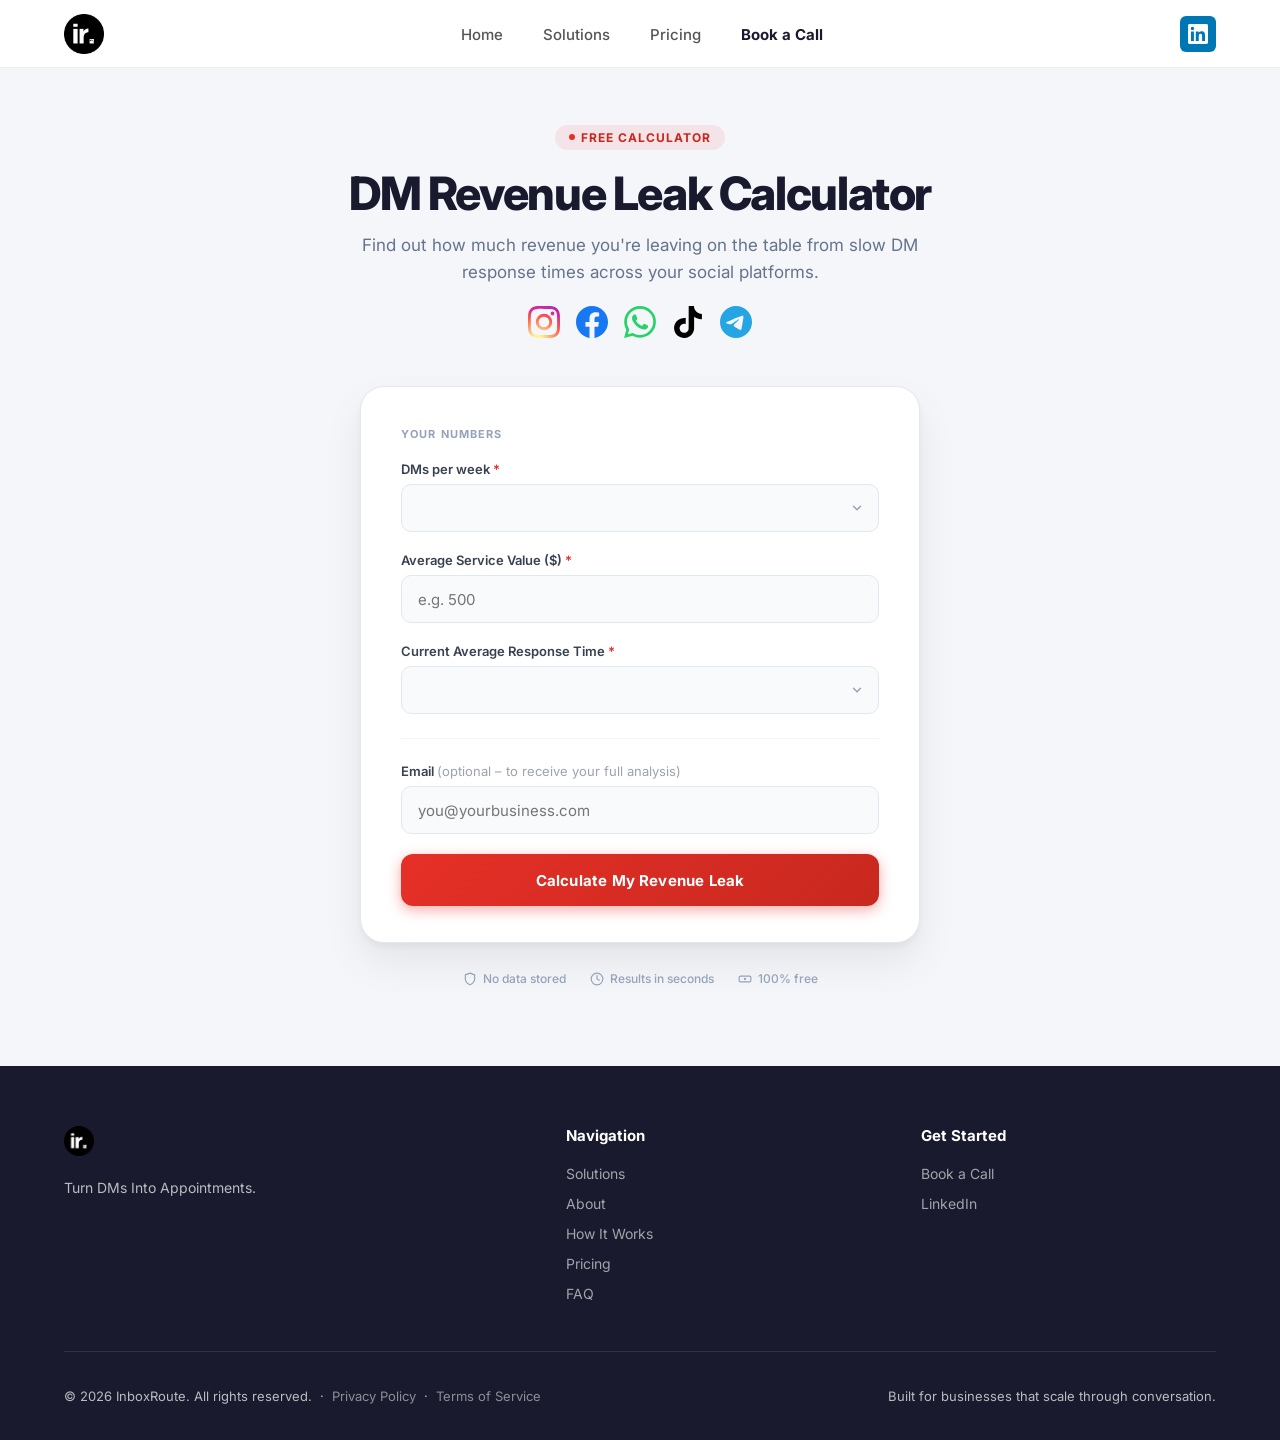
<file: calculator.html>
<!DOCTYPE html>
<html lang="en">
<head>
  <meta charset="UTF-8">
  <meta name="viewport" content="width=device-width, initial-scale=1.0">
  <meta name="description" content="See exactly how much revenue you're losing to slow Instagram, Facebook, TikTok, WhatsApp, and Telegram DM replies. Enter your weekly DM volume and deal size — get your number instantly.">
  <link rel="canonical" href="https://www.inboxroute.net/calculator">
  <meta property="og:type" content="website">
  <meta property="og:site_name" content="InboxRoute">
  <meta property="og:title" content="InboxRoute | DM Revenue Leak Calculator">
  <meta property="og:description" content="See exactly how much revenue you're losing to slow Instagram, Facebook, TikTok, WhatsApp, and Telegram DM replies. Enter your weekly DM volume and deal size — get your number instantly.">
  <meta property="og:url" content="https://www.inboxroute.net/calculator">
  <meta property="og:image" content="https://www.inboxroute.net/og-image.png">
  <meta property="og:image:width" content="1200">
  <meta property="og:image:height" content="630">
  <meta property="og:image:alt" content="DM Revenue Leak Calculator — InboxRoute">
  <meta name="twitter:card" content="summary_large_image">
  <meta name="twitter:title" content="InboxRoute | DM Revenue Leak Calculator">
  <meta name="twitter:description" content="See exactly how much revenue you're losing to slow Instagram, Facebook, TikTok, WhatsApp, and Telegram DM replies. Enter your weekly DM volume and deal size — get your number instantly.">
  <meta name="twitter:image" content="https://www.inboxroute.net/og-image.png">
  <title>InboxRoute | DM Revenue Leak Calculator</title>
  <link rel="icon" type="image/x-icon" href="/favicon.ico">
  <link rel="apple-touch-icon" sizes="180x180" href="/apple-touch-icon.png">
  <link rel="icon" type="image/png" sizes="32x32" href="/favicon-32x32.png">
  <link rel="icon" type="image/png" sizes="16x16" href="/favicon-16x16.png">
  <link rel="preconnect" href="https://fonts.googleapis.com">
  <link rel="preconnect" href="https://fonts.gstatic.com" crossorigin>
  <link href="https://fonts.googleapis.com/css2?family=Inter:wght@400;700;800&display=swap" rel="stylesheet">
  <script type="application/ld+json">
  {
    "@context": "https://schema.org",
    "@type": "WebApplication",
    "name": "DM Revenue Leak Calculator",
    "applicationCategory": "FinanceApplication",
    "operatingSystem": "All",
    "description": "Free calculator that estimates how much revenue service businesses lose from slow Instagram, Facebook, TikTok, WhatsApp, and Telegram DM response times.",
    "url": "https://www.inboxroute.net/calculator",
    "offers": { "@type": "Offer", "price": "0", "priceCurrency": "USD" },
    "publisher": { "@type": "Organization", "name": "InboxRoute", "url": "https://www.inboxroute.net" }
  }
  </script>
  <link rel="stylesheet" href="/main.css">
  <style>
    body { background: #f5f6fa; }

    /* ─── PAGE LAYOUT ─────────────────────────────────────── */
    .calc-page {
      padding: 56px 5% 80px;
      display: flex;
      flex-direction: column;
      align-items: center;
    }

    /* ─── HEADER ──────────────────────────────────────────── */
    .calc-header {
      text-align: center;
      margin-bottom: 40px;
      max-width: 620px;
    }

    .calc-badge {
      display: inline-flex;
      align-items: center;
      gap: 6px;
      background: rgba(230,48,39,0.09);
      color: #c8281f;
      font-size: 12px;
      font-weight: 700;
      letter-spacing: 0.08em;
      text-transform: uppercase;
      padding: 5px 14px;
      border-radius: 100px;
      margin-bottom: 18px;
    }

    .calc-badge-dot {
      width: 6px;
      height: 6px;
      background: #e63027;
      border-radius: 50%;
    }

    .calc-header h1 {
      font-size: clamp(30px, 5vw, 46px);
      font-weight: 800;
      letter-spacing: -0.03em;
      color: #1a1a2e;
      line-height: 1.1;
      margin-bottom: 14px;
    }

    .calc-header p {
      font-size: clamp(15px, 2vw, 17px);
      color: #64748b;
      line-height: 1.6;
    }
    .platform-icons {
      display: flex;
      justify-content: center;
      align-items: center;
      gap: 16px;
      margin-top: 20px;
      padding-bottom: 8px;
    }
    .platform-icons svg {
      width: 32px;
      height: 32px;
      display: block;
      flex-shrink: 0;
      overflow: visible;
    }

    /* ─── CARD ────────────────────────────────────────────── */
    .calc-card {
      width: 100%;
      max-width: 560px;
      background: #fff;
      border: 1px solid #e2e8f0;
      border-radius: 24px;
      padding: 40px 40px 36px;
      box-shadow: 0 4px 6px rgba(0,0,0,0.04), 0 20px 40px rgba(0,0,0,0.07);
    }

    .card-section-label {
      font-size: 11px;
      font-weight: 700;
      text-transform: uppercase;
      letter-spacing: 0.1em;
      color: #94a3b8;
      margin-bottom: 20px;
    }

    /* ─── FORM ────────────────────────────────────────────── */
    .form-group {
      margin-bottom: 20px;
    }

    .form-group label {
      display: block;
      font-size: 13px;
      font-weight: 600;
      color: #374151;
      margin-bottom: 7px;
    }

    .form-group label .required { color: #e63027; }
    .form-group label .label-optional { font-weight: 400; color: #9ca3af; }

    .form-group select,
    .form-group input[type="number"],
    .form-group input[type="email"] {
      width: 100%;
      height: 48px;
      border: 1.5px solid #e2e8f0;
      border-radius: 10px;
      padding: 0 16px;
      font-size: 15px;
      font-family: inherit;
      color: #1a1a2e;
      background: #f8fafc;
      -webkit-appearance: none;
      appearance: none;
      transition: border-color 0.2s, box-shadow 0.2s, background 0.2s;
      outline: none;
    }

    .form-group select {
      background-image: url("data:image/svg+xml,%3Csvg xmlns='http://www.w3.org/2000/svg' width='14' height='14' viewBox='0 0 24 24' fill='none' stroke='%2394a3b8' stroke-width='2.5' stroke-linecap='round' stroke-linejoin='round'%3E%3Cpolyline points='6 9 12 15 18 9'%3E%3C/polyline%3E%3C/svg%3E");
      background-repeat: no-repeat;
      background-position: right 14px center;
      padding-right: 40px;
    }

    .form-group select:focus,
    .form-group input:focus {
      border-color: #0084ff;
      background: #fff;
      box-shadow: 0 0 0 3px rgba(0,132,255,0.1);
    }

    .form-divider {
      border: none;
      border-top: 1px solid #f1f5f9;
      margin: 24px 0;
    }

    .calc-btn {
      width: 100%;
      height: 52px;
      background: linear-gradient(135deg, #e63027 0%, #c8281f 100%);
      color: #fff;
      border: none;
      border-radius: 12px;
      font-size: 15px;
      font-weight: 700;
      font-family: inherit;
      cursor: pointer;
      letter-spacing: 0.2px;
      transition: opacity 0.2s, transform 0.2s, box-shadow 0.2s;
      box-shadow: 0 4px 14px rgba(230,48,39,0.4);
    }

    .calc-btn:hover {
      opacity: 0.92;
      transform: translateY(-1px);
      box-shadow: 0 6px 20px rgba(230,48,39,0.45);
    }

    .calc-btn:active { transform: translateY(0); }

    /* ─── RESULTS ─────────────────────────────────────────── */
    .results {
      display: none;
      opacity: 0;
      transform: translateY(12px);
      transition: opacity 0.4s ease, transform 0.4s ease;
    }

    .results.visible {
      display: block;
    }

    .results.animate {
      opacity: 1;
      transform: translateY(0);
    }

    .results-divider {
      border: none;
      border-top: 1px solid #f1f5f9;
      margin: 28px 0 24px;
    }

    .results-top {
      background: linear-gradient(135deg, #0f172a 0%, #1e293b 100%);
      border-radius: 16px;
      padding: 28px 24px 24px;
      text-align: center;
      margin-bottom: 12px;
    }

    .results-label {
      font-size: 11px;
      font-weight: 700;
      text-transform: uppercase;
      letter-spacing: 0.12em;
      color: rgba(255,255,255,0.45);
      margin-bottom: 10px;
    }

    .results-amount {
      font-size: clamp(40px, 8vw, 58px);
      font-weight: 900;
      letter-spacing: -0.04em;
      color: #ff6b6b;
      line-height: 1;
      margin-bottom: 6px;
    }

    .results-period {
      font-size: 13px;
      color: rgba(255,255,255,0.45);
    }

    .results-breakdown {
      display: grid;
      grid-template-columns: 1fr 1fr;
      gap: 8px;
    }

    .breakdown-item {
      background: #f8fafc;
      border: 1px solid #e2e8f0;
      border-radius: 12px;
      padding: 14px 16px;
    }

    .b-label {
      font-size: 11px;
      font-weight: 600;
      color: #94a3b8;
      text-transform: uppercase;
      letter-spacing: 0.07em;
      margin-bottom: 4px;
    }

    .b-value {
      font-size: 20px;
      font-weight: 800;
      color: #1a1a2e;
      letter-spacing: -0.02em;
    }

    .results-cta {
      display: flex;
      align-items: center;
      justify-content: center;
      gap: 8px;
      margin-top: 16px;
      background: #0084ff;
      color: #fff;
      text-decoration: none;
      padding: 14px 24px;
      border-radius: 12px;
      font-weight: 700;
      font-size: 14px;
      transition: background 0.2s, transform 0.2s;
    }

    .results-cta:hover { background: #006ed6; transform: translateY(-1px); }

    .results-solutions-link { text-align: center; margin-top: 12px; }
    .results-solutions-anchor { color: #0084ff; font-size: 13px; font-weight: 600; text-decoration: none; }
    .results-solutions-anchor:hover { text-decoration: underline; }

    .results-note {
      font-size: 11px;
      color: #94a3b8;
      margin-top: 14px;
      text-align: center;
      line-height: 1.6;
    }

    /* ─── TRUST BAR ───────────────────────────────────────── */
    .trust-bar {
      display: flex;
      align-items: center;
      justify-content: center;
      gap: 24px;
      margin-top: 28px;
      flex-wrap: wrap;
    }

    .trust-item {
      display: flex;
      align-items: center;
      gap: 6px;
      font-size: 12px;
      color: #94a3b8;
      font-weight: 500;
    }

    .trust-icon {
      width: 14px;
      height: 14px;
      color: #94a3b8;
    }

    @media (max-width: 640px) {
      .calc-card { padding: 28px 20px 24px; }
      .results-breakdown { grid-template-columns: 1fr 1fr; }
    }
  </style>
</head>
<body>

<div id="site-nav">
<nav>
  <a href="/" class="nav-logo">
    <img src="InboxRoute_Logo_transparent.png" alt="InboxRoute" width="40" height="40">
  </a>

  <ul class="nav-links">
    <li class="nav-home-link"><a href="/">Home</a></li>
    <li><a href="/solutions">Solutions</a></li>
    <li><a href="/#pricing">Pricing</a></li>
    <li><a href="https://calendly.com/inboxroute-ai/30min" target="_blank" rel="noopener noreferrer" class="book-link">Book a Call</a></li>
  </ul>

  <div class="nav-right">
    <a href="https://www.linkedin.com/company/inboxroute" title="LinkedIn" target="_blank" rel="noopener noreferrer" class="linkedin-icon">
      <svg viewBox="0 0 24 24" xmlns="http://www.w3.org/2000/svg">
        <path d="M20.447 20.452h-3.554v-5.569c0-1.328-.027-3.037-1.852-3.037-1.853 0-2.136 1.445-2.136 2.939v5.667H9.351V9h3.414v1.561h.046c.477-.9 1.637-1.85 3.37-1.85 3.601 0 4.267 2.37 4.267 5.455v6.286zM5.337 7.433a2.062 2.062 0 01-2.063-2.065 2.064 2.064 0 112.063 2.065zm1.782 13.019H3.555V9h3.564v11.452zM22.225 0H1.771C.792 0 0 .774 0 1.729v20.542C0 23.227.792 24 1.771 24h20.451C23.2 24 24 23.227 24 22.271V1.729C24 .774 23.2 0 22.222 0h.003z"/>
      </svg>
    </a>
    <button type="button" class="hamburger" id="hamburger-btn" aria-label="Menu" aria-expanded="false">
      <span></span><span></span><span></span>
    </button>
  </div>
</nav>

<div class="mobile-menu" id="mobile-menu">
  <a href="/" class="nav-home-link">Home</a>
  <a href="/solutions">Solutions</a>
  <a href="/#pricing">Pricing</a>
  <a href="https://calendly.com/inboxroute-ai/30min" target="_blank" rel="noopener noreferrer">Book a Call</a>
  <a href="https://www.linkedin.com/company/inboxroute" target="_blank" rel="noopener noreferrer">
    <span class="mobile-li-icon">
      <svg viewBox="0 0 24 24" xmlns="http://www.w3.org/2000/svg"><path d="M20.447 20.452h-3.554v-5.569c0-1.328-.027-3.037-1.852-3.037-1.853 0-2.136 1.445-2.136 2.939v5.667H9.351V9h3.414v1.561h.046c.477-.9 1.637-1.85 3.37-1.85 3.601 0 4.267 2.37 4.267 5.455v6.286zM5.337 7.433a2.062 2.062 0 01-2.063-2.065 2.064 2.064 0 112.063 2.065zm1.782 13.019H3.555V9h3.564v11.452zM22.225 0H1.771C.792 0 0 .774 0 1.729v20.542C0 23.227.792 24 1.771 24h20.451C23.2 24 24 23.227 24 22.271V1.729C24 .774 23.2 0 22.222 0h.003z"/></svg>
    </span>
    LinkedIn
  </a>
</div>
</div>
<script>
  (function(){
    var btn = document.getElementById('hamburger-btn');
    if (btn) btn.addEventListener('click', function(){
      var open = document.getElementById('mobile-menu').classList.toggle('open');
      btn.setAttribute('aria-expanded', open);
    });
    document.querySelectorAll('#mobile-menu a').forEach(function(a){
      a.addEventListener('click', function(){
        document.getElementById('mobile-menu').classList.remove('open');
        if (btn) btn.setAttribute('aria-expanded', 'false');
      });
    });
    document.addEventListener('click', function(e){
      if (!e.target.closest('nav') && !e.target.closest('#mobile-menu')) {
        var m = document.getElementById('mobile-menu');
        if (m) m.classList.remove('open');
        if (btn) btn.setAttribute('aria-expanded', 'false');
      }
    });
  })();
</script>

<!-- ─── CALCULATOR ────────────────────────────────────────── -->
<div class="calc-page">

  <div class="calc-header">
    <div class="calc-badge">
      <span class="calc-badge-dot"></span>
      Free Calculator
    </div>
    <h1>DM Revenue Leak Calculator</h1>
    <p>Find out how much revenue you're leaving on the table from slow DM response times across your social platforms.</p>
    <div class="platform-icons">
      <!-- Instagram -->
      <svg aria-label="Instagram DM automation" role="img" width="32" height="32" viewBox="0 0 24 24" xmlns="http://www.w3.org/2000/svg">
        <defs>
          <radialGradient id="ig-grad-calc" cx="30%" cy="107%" r="150%">
            <stop offset="0%" stop-color="#fdf497"/>
            <stop offset="10%" stop-color="#fdf497"/>
            <stop offset="50%" stop-color="#fd5949"/>
            <stop offset="68%" stop-color="#d6249f"/>
            <stop offset="100%" stop-color="#285AEB"/>
          </radialGradient>
        </defs>
        <path fill="url(#ig-grad-calc)" d="M12 2.163c3.204 0 3.584.012 4.85.07 1.366.062 2.633.334 3.608 1.308.975.975 1.246 2.242 1.308 3.608.058 1.266.07 1.646.07 4.85s-.012 3.584-.07 4.85c-.062 1.366-.334 2.633-1.308 3.608-.975.975-2.242 1.246-3.608 1.308-1.266.058-1.646.07-4.85.07s-3.584-.012-4.85-.07c-1.366-.062-2.633-.334-3.608-1.308-.975-.975-1.246-2.242-1.308-3.608C2.175 15.584 2.163 15.204 2.163 12s.012-3.584.07-4.85c.062-1.366.334-2.633 1.308-3.608C4.516 2.497 5.783 2.226 7.15 2.163 8.416 2.105 8.796 2.163 12 2.163zm0-2.163C8.741 0 8.332.014 7.052.072 5.197.157 3.355.673 2.014 2.014.673 3.355.157 5.197.072 7.052.014 8.332 0 8.741 0 12c0 3.259.014 3.668.072 4.948.085 1.855.601 3.697 1.942 5.038 1.341 1.341 3.183 1.857 5.038 1.942C8.332 23.986 8.741 24 12 24c3.259 0 3.668-.014 4.948-.072 1.855-.085 3.697-.601 5.038-1.942 1.341-1.341 1.857-3.183 1.942-5.038C23.986 15.668 24 15.259 24 12c0-3.259-.014-3.668-.072-4.948-.085-1.855-.601-3.697-1.942-5.038C20.645.673 18.803.157 16.948.072 15.668.014 15.259 0 12 0zm0 5.838a6.162 6.162 0 1 0 0 12.324 6.162 6.162 0 0 0 0-12.324zm0 10.162a4 4 0 1 1 0-8 4 4 0 0 1 0 8zm6.406-11.845a1.44 1.44 0 1 0 0 2.881 1.44 1.44 0 0 0 0-2.881z"/>
      </svg>
      <!-- Facebook -->
      <svg aria-label="Facebook DM automation" role="img" width="32" height="32" viewBox="0 0 24 24" xmlns="http://www.w3.org/2000/svg">
        <path fill="#1877F2" d="M24 12.073C24 5.405 18.627 0 12 0S0 5.405 0 12.073C0 18.1 4.388 23.094 10.125 24v-8.437H7.078v-3.49h3.047V9.41c0-3.025 1.792-4.697 4.533-4.697 1.312 0 2.686.236 2.686.236v2.97h-1.513c-1.491 0-1.956.93-1.956 1.884v2.25h3.328l-.532 3.49h-2.796V24C19.612 23.094 24 18.1 24 12.073z"/>
      </svg>
      <!-- WhatsApp -->
      <svg aria-label="WhatsApp automation" role="img" width="32" height="32" viewBox="0 0 24 24" xmlns="http://www.w3.org/2000/svg">
        <path fill="#25D366" d="M17.472 14.382c-.297-.149-1.758-.867-2.03-.967-.273-.099-.471-.148-.67.15-.197.297-.767.966-.94 1.164-.173.199-.347.223-.644.075-.297-.15-1.255-.463-2.39-1.475-.883-.788-1.48-1.761-1.653-2.059-.173-.297-.018-.458.13-.606.134-.133.298-.347.446-.52.149-.174.198-.298.298-.497.099-.198.05-.371-.025-.52-.075-.149-.669-1.612-.916-2.207-.242-.579-.487-.5-.669-.51-.173-.008-.371-.01-.57-.01-.198 0-.52.074-.792.372-.272.297-1.04 1.016-1.04 2.479 0 1.462 1.065 2.875 1.213 3.074.149.198 2.096 3.2 5.077 4.487.709.306 1.262.489 1.694.625.712.227 1.36.195 1.871.118.571-.085 1.758-.719 2.006-1.413.248-.694.248-1.289.173-1.413-.074-.124-.272-.198-.57-.347m-5.421 7.403h-.004a9.87 9.87 0 0 1-5.031-1.378l-.361-.214-3.741.982.998-3.648-.235-.374a9.86 9.86 0 0 1-1.51-5.26c.001-5.45 4.436-9.884 9.888-9.884 2.64 0 5.122 1.03 6.988 2.898a9.825 9.825 0 0 1 2.893 6.994c-.003 5.45-4.437 9.884-9.885 9.884m8.413-18.297A11.815 11.815 0 0 0 12.05 0C5.495 0 .16 5.335.157 11.892c0 2.096.547 4.142 1.588 5.945L.057 24l6.305-1.654a11.882 11.882 0 0 0 5.683 1.448h.005c6.554 0 11.89-5.335 11.893-11.893a11.821 11.821 0 0 0-3.48-8.413z"/>
      </svg>
      <!-- TikTok -->
      <svg aria-label="TikTok DM automation" role="img" width="32" height="32" viewBox="0 0 24 24" xmlns="http://www.w3.org/2000/svg">
        <path fill="#000000" d="M12.525.02c1.31-.02 2.61-.01 3.91-.02.08 1.53.63 3.09 1.75 4.17 1.12 1.11 2.7 1.62 4.24 1.79v4.03c-1.44-.05-2.89-.35-4.2-.97-.57-.26-1.1-.59-1.62-.93-.01 2.92.01 5.84-.02 8.75-.08 1.4-.54 2.79-1.35 3.94-1.31 1.92-3.58 3.17-5.91 3.21-1.43.08-2.86-.31-4.08-1.03-2.02-1.19-3.44-3.37-3.65-5.71-.02-.5-.03-1-.01-1.49.18-1.9 1.12-3.72 2.58-4.96 1.66-1.44 3.98-2.13 6.15-1.72.02 1.48-.04 2.96-.04 4.44-.99-.32-2.15-.23-3.02.37-.63.41-1.11 1.04-1.36 1.75-.21.51-.15 1.07-.14 1.61.24 1.64 1.82 3.02 3.5 2.87 1.12-.01 2.19-.66 2.77-1.61.19-.33.4-.67.41-1.06.1-1.79.06-3.57.07-5.36.01-4.03-.01-8.05.02-12.07z"/>
      </svg>
      <!-- Telegram -->
      <svg aria-label="Telegram automation" role="img" width="32" height="32" viewBox="0 0 24 24" xmlns="http://www.w3.org/2000/svg">
        <path fill="#26A5E4" d="M11.944 0A12 12 0 0 0 0 12a12 12 0 0 0 12 12 12 12 0 0 0 12-12A12 12 0 0 0 12 0a12 12 0 0 0-.056 0zm4.962 7.224c.1-.002.321.023.465.14a.506.506 0 0 1 .171.325c.016.093.036.306.02.472-.18 1.898-.962 6.502-1.36 8.627-.168.9-.499 1.201-.82 1.23-.696.065-1.225-.46-1.9-.902-1.056-.693-1.653-1.124-2.678-1.8-1.185-.78-.417-1.21.258-1.91.177-.184 3.247-2.977 3.307-3.23.007-.032.014-.15-.056-.212s-.174-.041-.249-.024c-.106.024-1.793 1.14-5.061 3.345-.48.33-.913.49-1.302.48-.428-.008-1.252-.241-1.865-.44-.752-.245-1.349-.374-1.297-.789.027-.216.325-.437.893-.663 3.498-1.524 5.83-2.529 6.998-3.014 3.332-1.386 4.025-1.627 4.476-1.635z"/>
      </svg>
    </div>
  </div>

  <div class="calc-card">
    <div class="card-section-label">Your Numbers</div>

    <form id="calc-form" onsubmit="calculateLeak(event)">

      <div class="form-group">
        <label for="dms-per-week">DMs per week <span class="required">*</span></label>
        <select id="dms-per-week" required>
          <option value="" disabled selected></option>
          <option value="7">1 – 10</option>
          <option value="18">11 – 25</option>
          <option value="38">26 – 50</option>
          <option value="75">51 – 100</option>
          <option value="150">101 – 200</option>
          <option value="300">200+</option>
        </select>
      </div>

      <div class="form-group">
        <label for="avg-value">Average Service Value ($) <span class="required">*</span></label>
        <input type="number" id="avg-value" min="1" placeholder="e.g. 500" required>
      </div>

      <div class="form-group">
        <label for="response-time">Current Average Response Time <span class="required">*</span></label>
        <select id="response-time" required>
          <option value="" disabled selected></option>
          <option value="0.05">Instant (under 5 min)</option>
          <option value="0.15">Under 1 hour</option>
          <option value="0.30">1 – 4 hours</option>
          <option value="0.50">4 – 12 hours</option>
          <option value="0.65">12 – 24 hours</option>
          <option value="0.78">24+ hours</option>
        </select>
      </div>

      <hr class="form-divider">

      <div class="form-group">
        <label for="email">Email <span class="label-optional">(optional – to receive your full analysis)</span></label>
        <input type="email" id="email" placeholder="you@yourbusiness.com">
      </div>

      <button type="submit" class="calc-btn">Calculate My Revenue Leak</button>
    </form>

    <!-- Results -->
    <div class="results" id="results">
      <hr class="results-divider">

      <div class="results-top">
        <div class="results-label">Estimated Annual Revenue Leak</div>
        <div class="results-amount" id="result-annual">$0</div>
        <div class="results-period">per year in lost bookings</div>
      </div>

      <div class="results-breakdown">
        <div class="breakdown-item">
          <div class="b-label">Weekly Leak</div>
          <div class="b-value" id="result-weekly">$0</div>
        </div>
        <div class="breakdown-item">
          <div class="b-label">Monthly Leak</div>
          <div class="b-value" id="result-monthly">$0</div>
        </div>
        <div class="breakdown-item">
          <div class="b-label">Lost Leads / Wk</div>
          <div class="b-value" id="result-leads">0</div>
        </div>
        <div class="breakdown-item">
          <div class="b-label">Response Drop-Off</div>
          <div class="b-value" id="result-dropoff">0%</div>
        </div>
      </div>

      <a href="https://calendly.com/inboxroute-ai/30min" target="_blank" rel="noopener noreferrer" class="results-cta">
        Fix This With InboxRoute
        <svg width="16" height="16" viewBox="0 0 24 24" fill="none" stroke="currentColor" stroke-width="2.5" stroke-linecap="round" stroke-linejoin="round"><path d="M5 12h14M12 5l7 7-7 7"/></svg>
      </a>

      <div class="results-solutions-link">
        <a href="/solutions" class="results-solutions-anchor">See how InboxRoute fixes this →</a>
      </div>
      <p class="results-note">Based on a 20% inbound DM-to-booking conversion rate for service businesses and response-time drop-off data. Actual results vary.</p>
    </div>
  </div>

  <div class="trust-bar">
    <span class="trust-item">
      <svg class="trust-icon" viewBox="0 0 24 24" fill="none" stroke="currentColor" stroke-width="2" stroke-linecap="round" stroke-linejoin="round"><path d="M12 22s8-4 8-10V5l-8-3-8 3v7c0 6 8 10 8 10z"/></svg>
      No data stored
    </span>
    <span class="trust-item">
      <svg class="trust-icon" viewBox="0 0 24 24" fill="none" stroke="currentColor" stroke-width="2" stroke-linecap="round" stroke-linejoin="round"><circle cx="12" cy="12" r="10"/><path d="M12 6v6l4 2"/></svg>
      Results in seconds
    </span>
    <span class="trust-item">
      <svg class="trust-icon" viewBox="0 0 24 24" fill="none" stroke="currentColor" stroke-width="2" stroke-linecap="round" stroke-linejoin="round"><path d="M20 7H4a2 2 0 0 0-2 2v6a2 2 0 0 0 2 2h16a2 2 0 0 0 2-2V9a2 2 0 0 0-2-2z"/><circle cx="12" cy="12" r="1"/></svg>
      100% free
    </span>
  </div>

</div>

<div id="site-footer">
<footer>
  <div class="footer-inner">
    <div class="footer-top">
      <div class="footer-brand">
        <div class="footer-logo-wrap">
          <img src="InboxRoute_Logo_transparent.png" alt="InboxRoute" class="footer-logo-img" width="40" height="40">
        </div>
        <p>Turn DMs Into Appointments.</p>
      </div>
      <div class="footer-col">
        <h4>Navigation</h4>
        <ul>
          <li><a href="/solutions">Solutions</a></li>
          <li><a href="/about">About</a></li>
          <li><a href="/#how-it-works">How It Works</a></li>
          <li><a href="/#pricing">Pricing</a></li>
          <li><a href="/#faq">FAQ</a></li>
        </ul>
      </div>
      <div class="footer-col">
        <h4>Get Started</h4>
        <ul>
          <li><a href="https://calendly.com/inboxroute-ai/30min" target="_blank" rel="noopener noreferrer">Book a Call</a></li>
          <li><a href="https://www.linkedin.com/company/inboxroute" target="_blank" rel="noopener noreferrer">LinkedIn</a></li>
        </ul>
      </div>
    </div>
    <div class="footer-bottom">
      <span>&copy; 2026 InboxRoute. All rights reserved. &nbsp;·&nbsp; <a href="/privacy" class="footer-legal-link">Privacy Policy</a> &nbsp;·&nbsp; <a href="/terms" class="footer-legal-link">Terms of Service</a></span>
      <span>Built for businesses that scale through conversation.</span>
    </div>
  </div>
</footer>
</div>

<script>
  function fmt(n) {
    return '$' + Math.round(n).toLocaleString('en-US');
  }

  function calculateLeak(e) {
    e.preventDefault();

    var dms      = parseFloat(document.getElementById('dms-per-week').value);
    var avgValue = parseFloat(document.getElementById('avg-value').value);
    var lossRate = parseFloat(document.getElementById('response-time').value);
    var baseConv = 0.20;

    var weeklyLeak  = dms * avgValue * baseConv * lossRate;
    var monthlyLeak = weeklyLeak * 4.33;
    var annualLeak  = weeklyLeak * 52;
    var lostLeads   = Math.round(dms * lossRate * baseConv * 10) / 10;

    document.getElementById('result-annual').textContent  = fmt(annualLeak);
    document.getElementById('result-weekly').textContent  = fmt(weeklyLeak);
    document.getElementById('result-monthly').textContent = fmt(monthlyLeak);
    document.getElementById('result-leads').textContent   = lostLeads + '/wk';
    document.getElementById('result-dropoff').textContent = Math.round(lossRate * 100) + '%';

    var results = document.getElementById('results');
    results.classList.add('visible');
    requestAnimationFrame(function(){
      requestAnimationFrame(function(){
        results.classList.add('animate');
        results.scrollIntoView({ behavior: 'smooth', block: 'nearest' });
      });
    });
  }
</script>

</body>
</html>
</file>
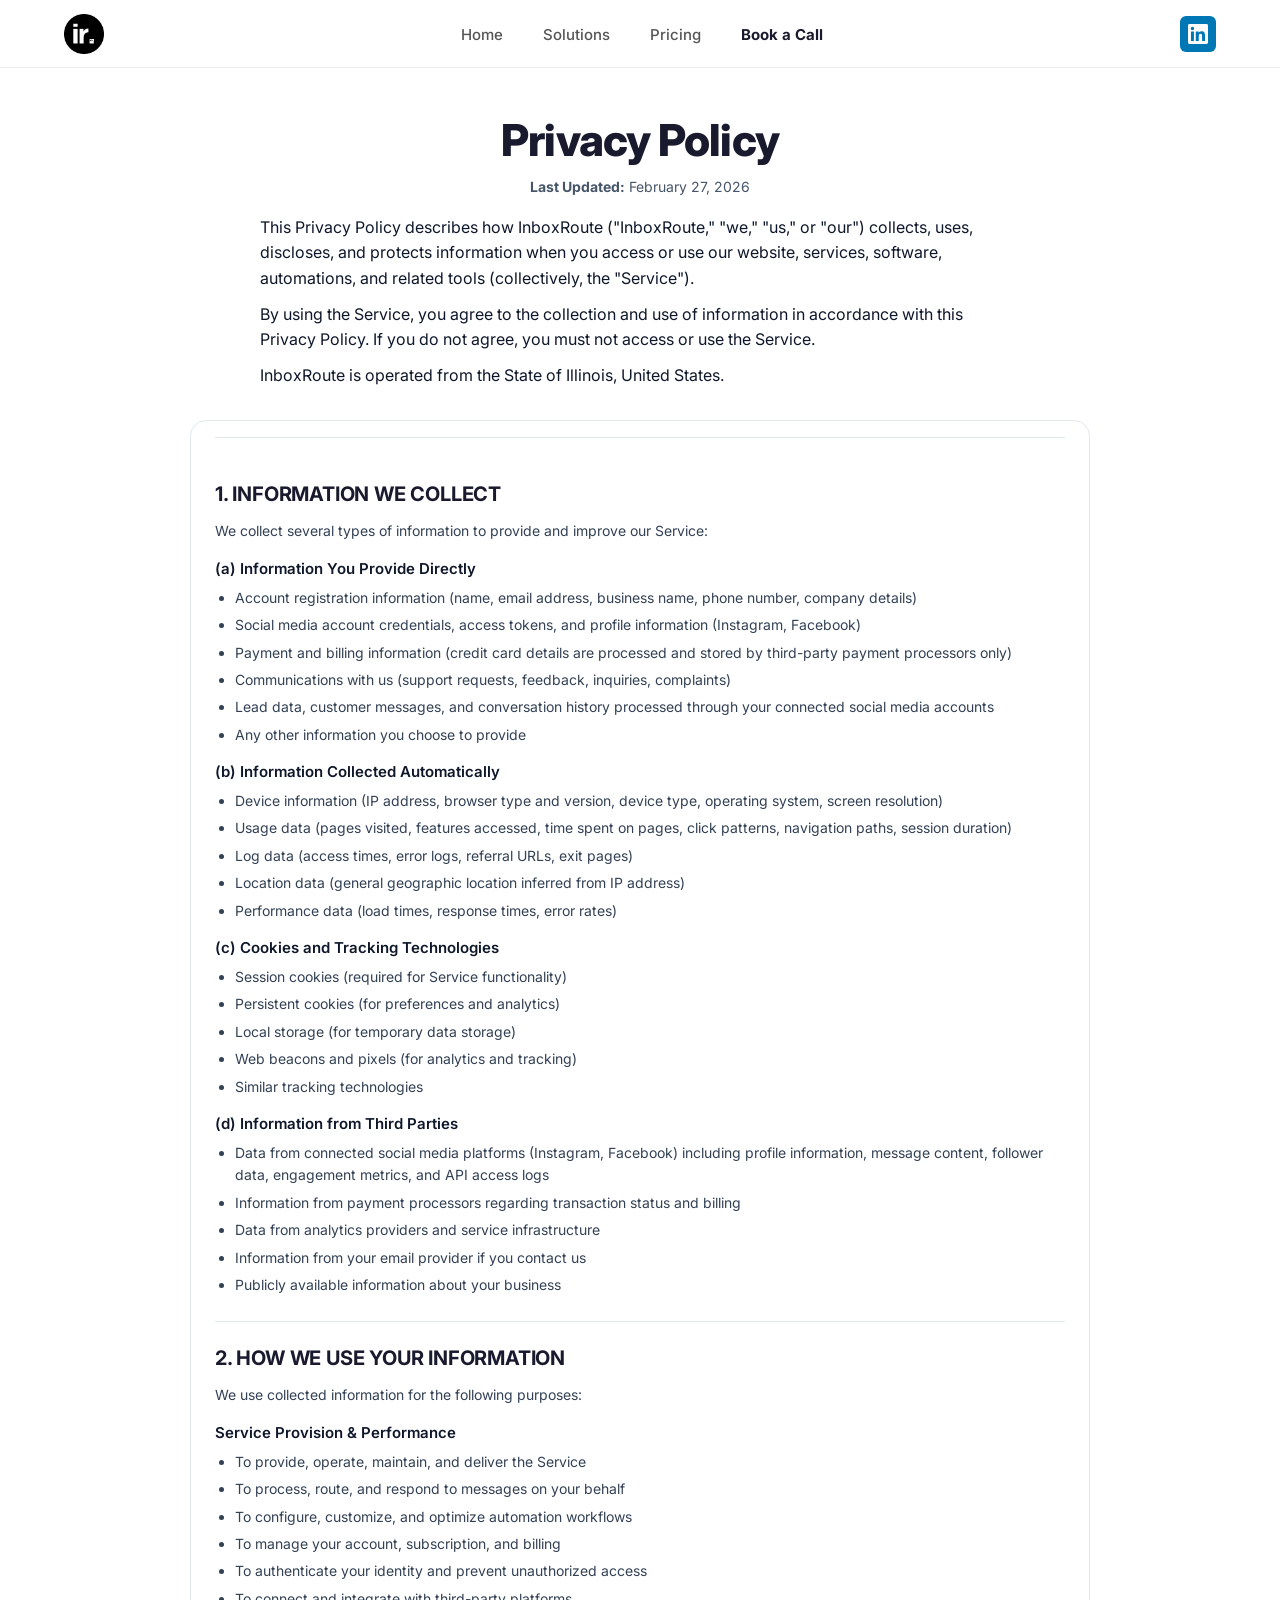
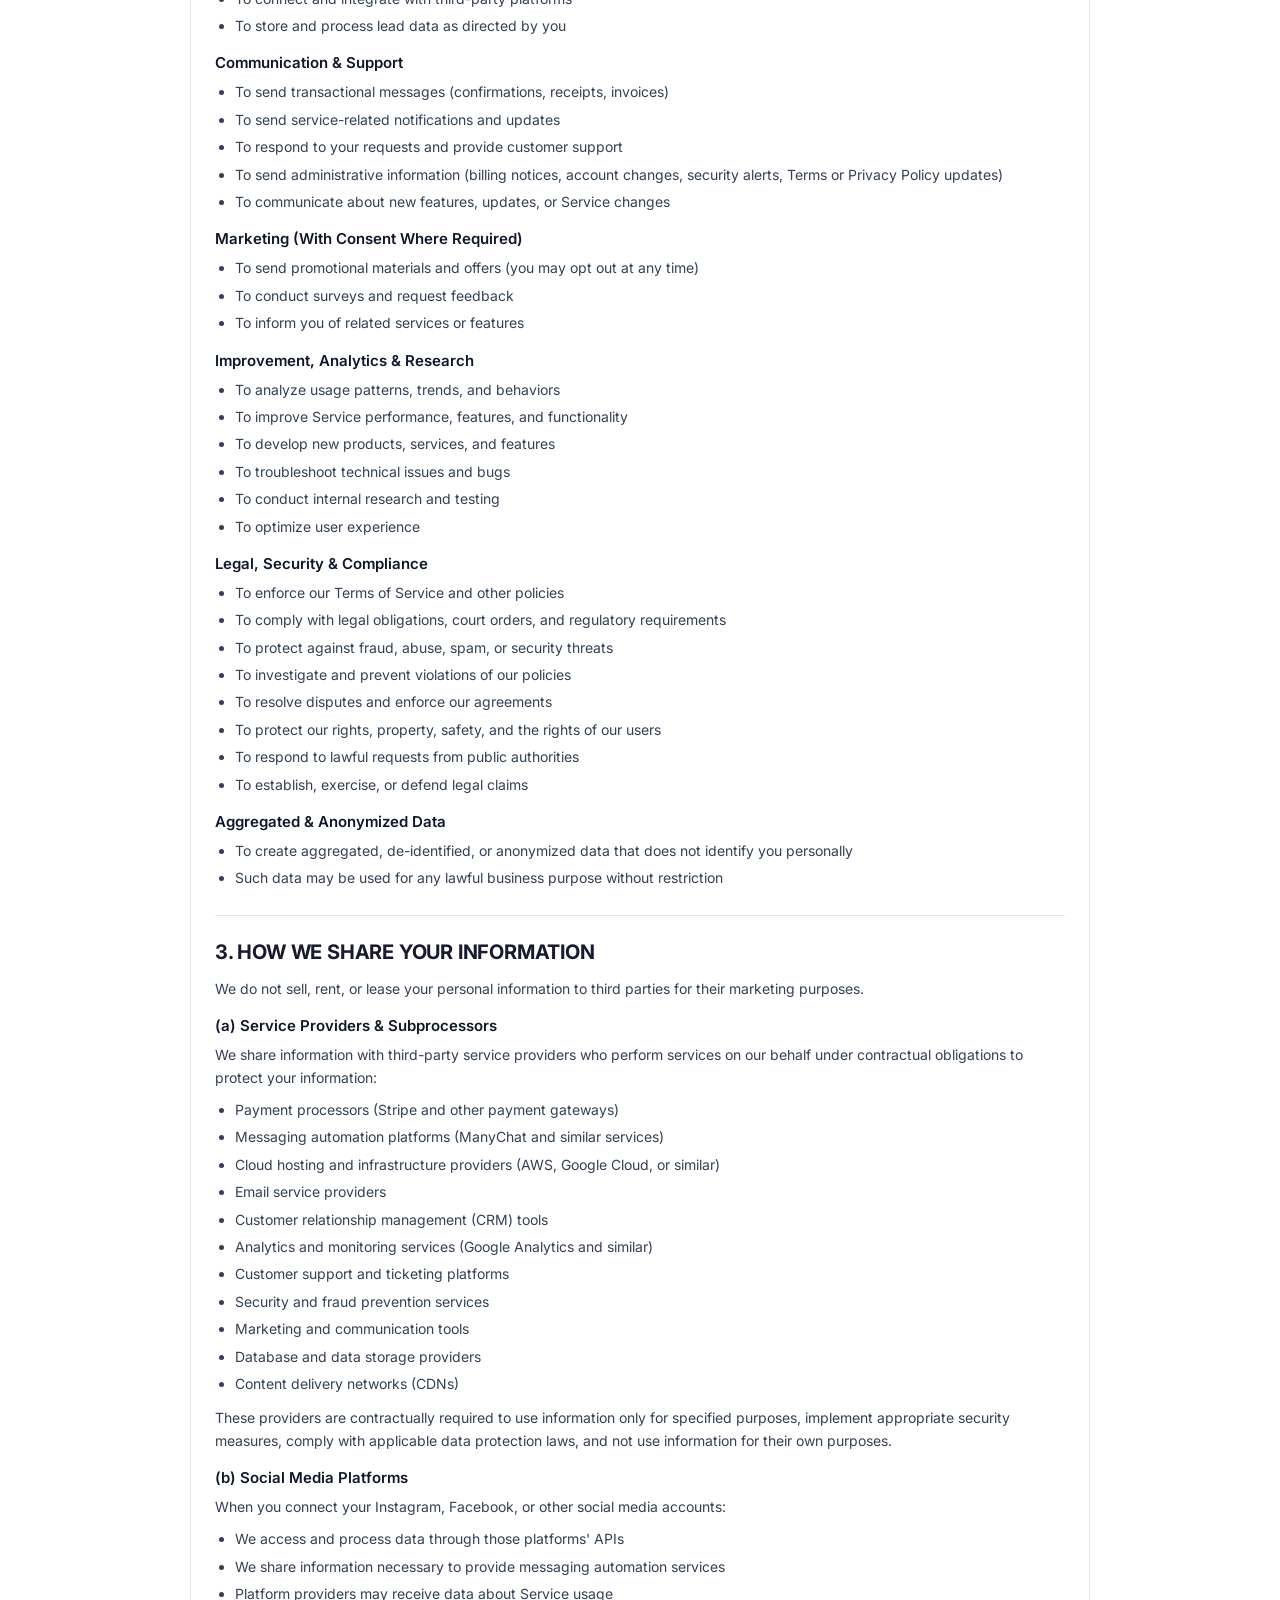
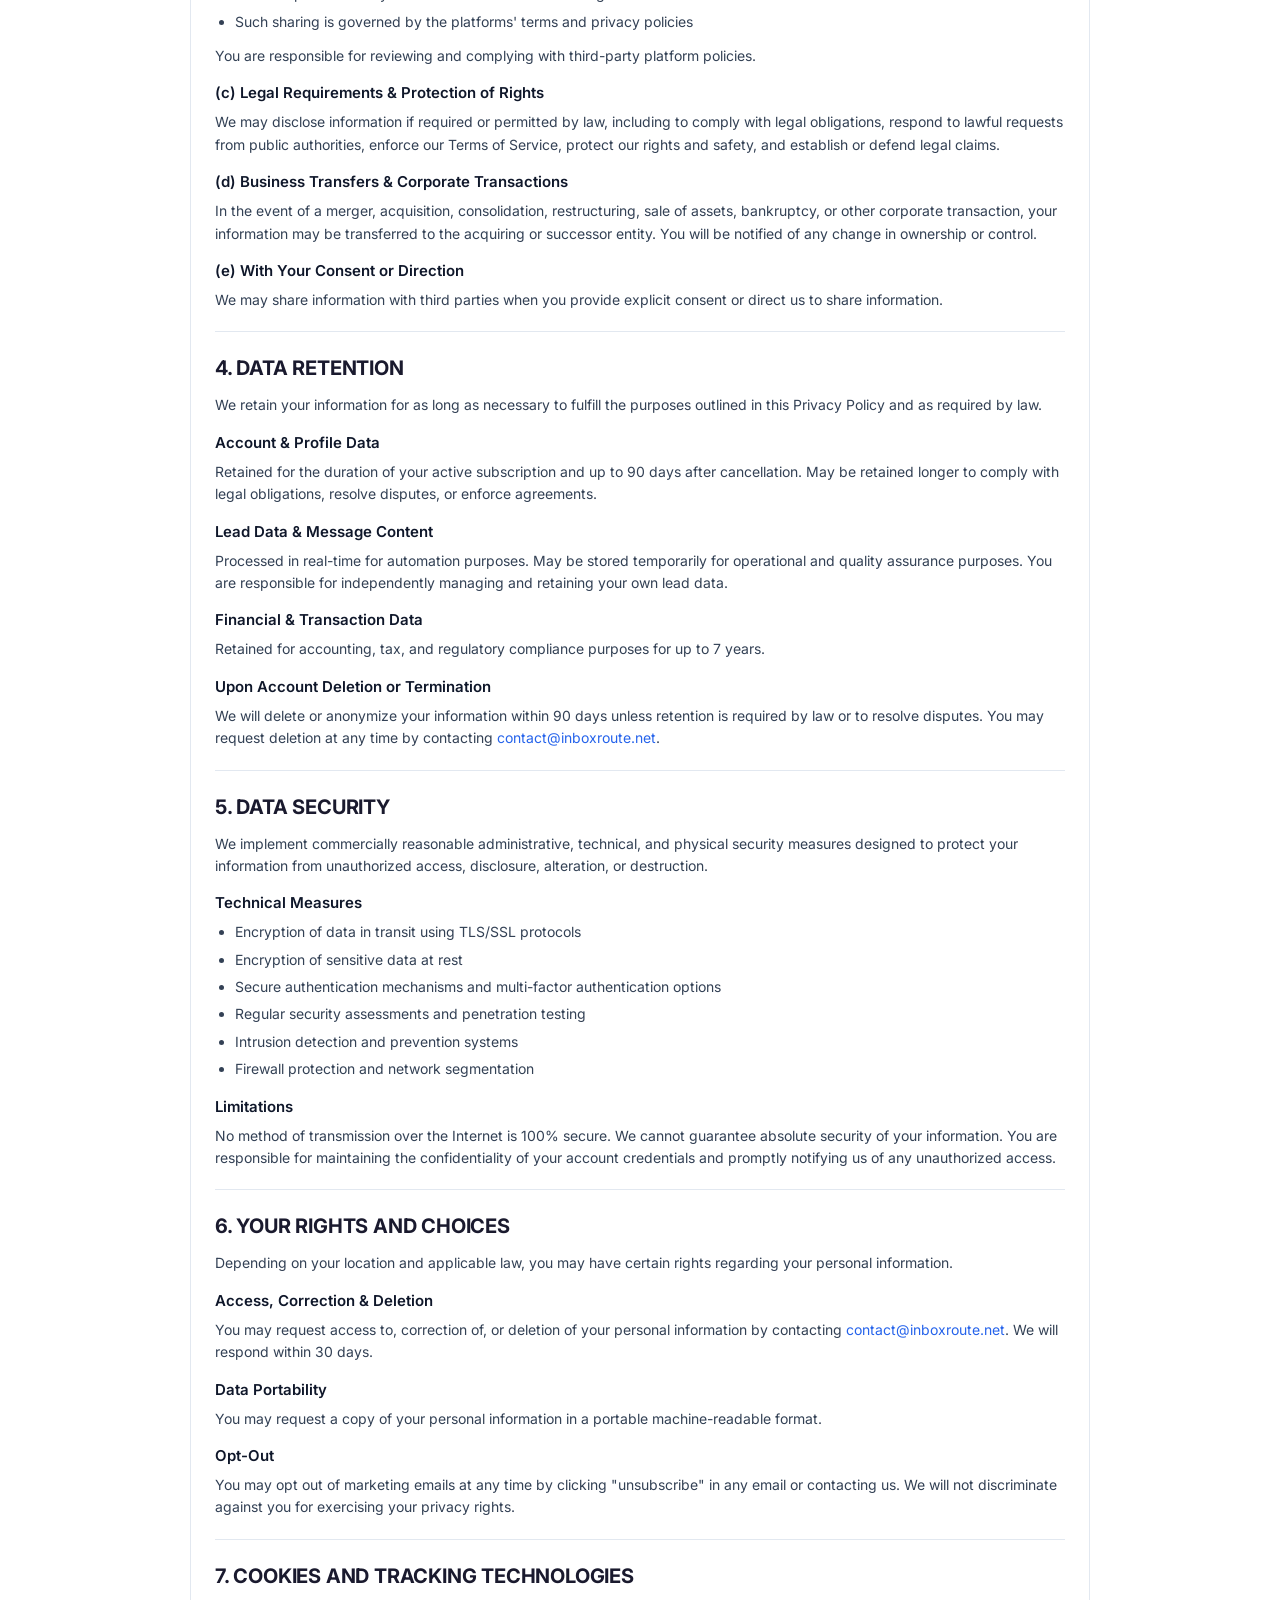
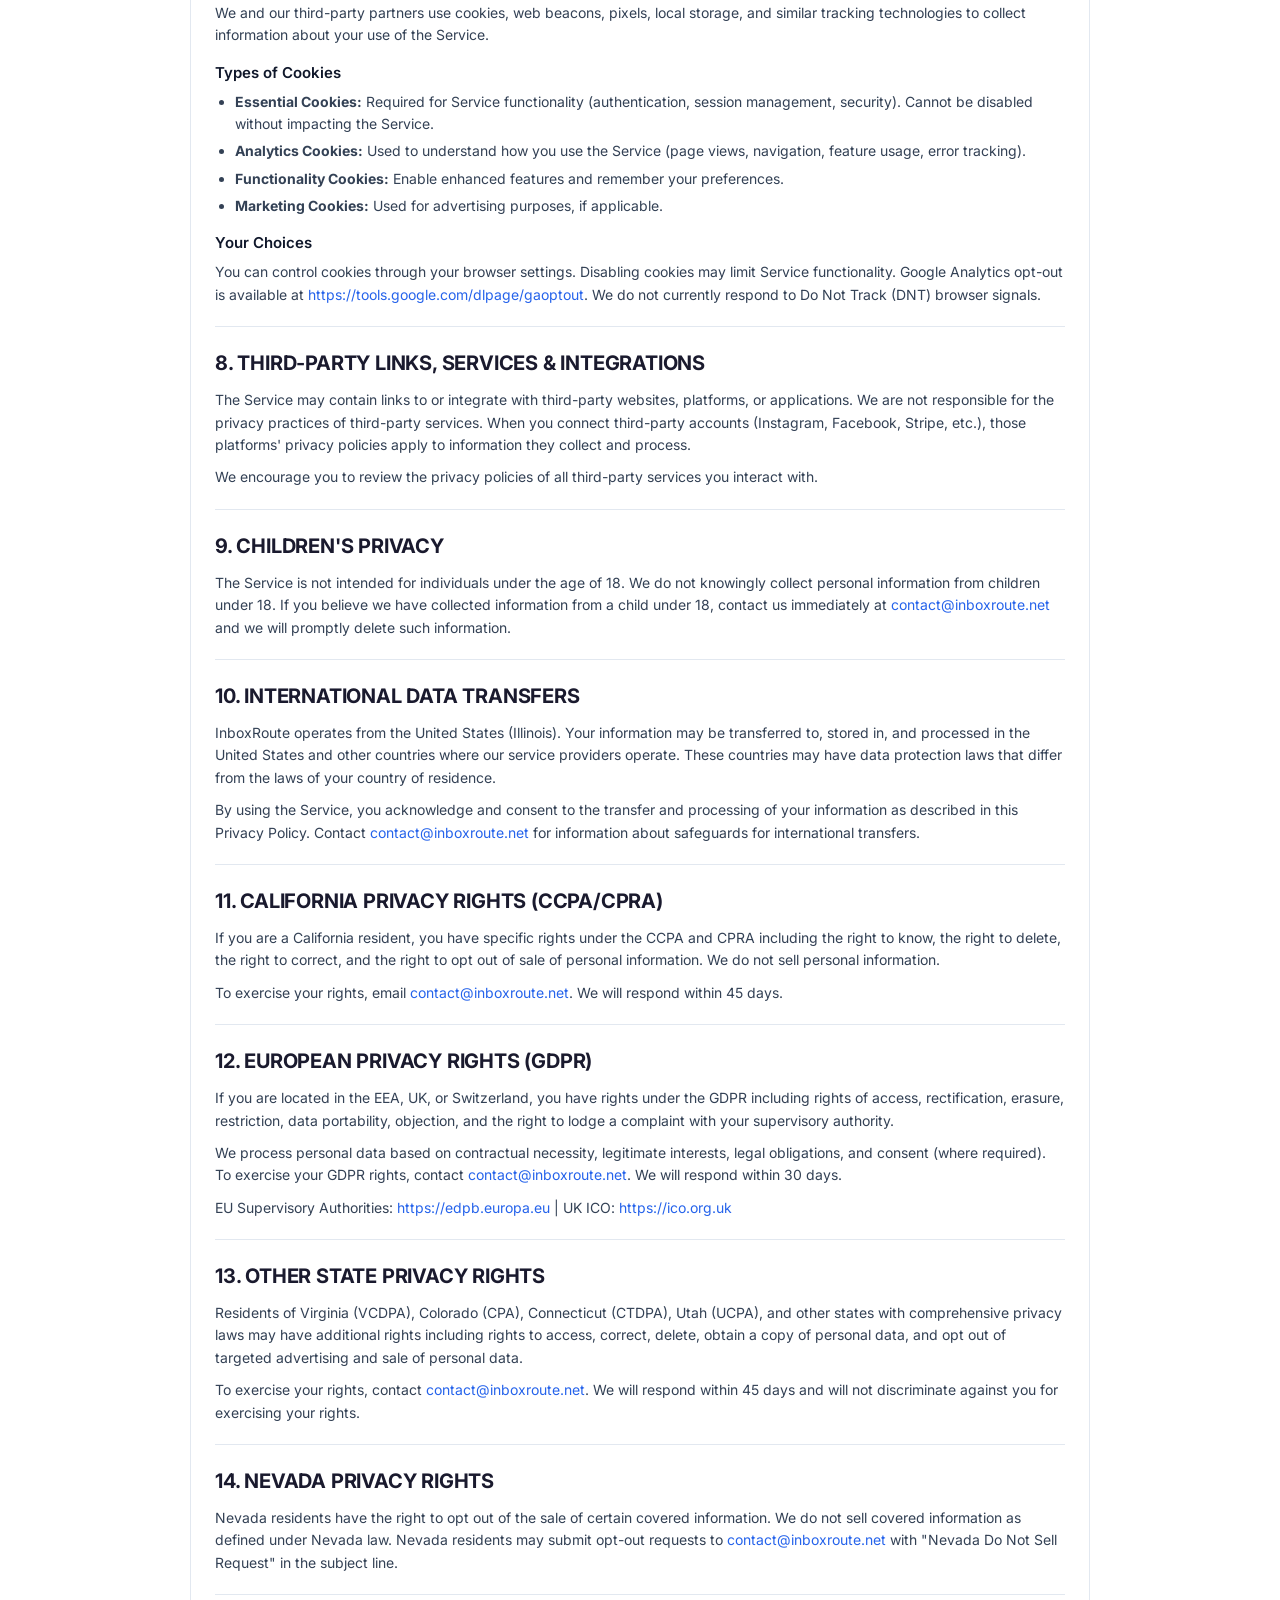
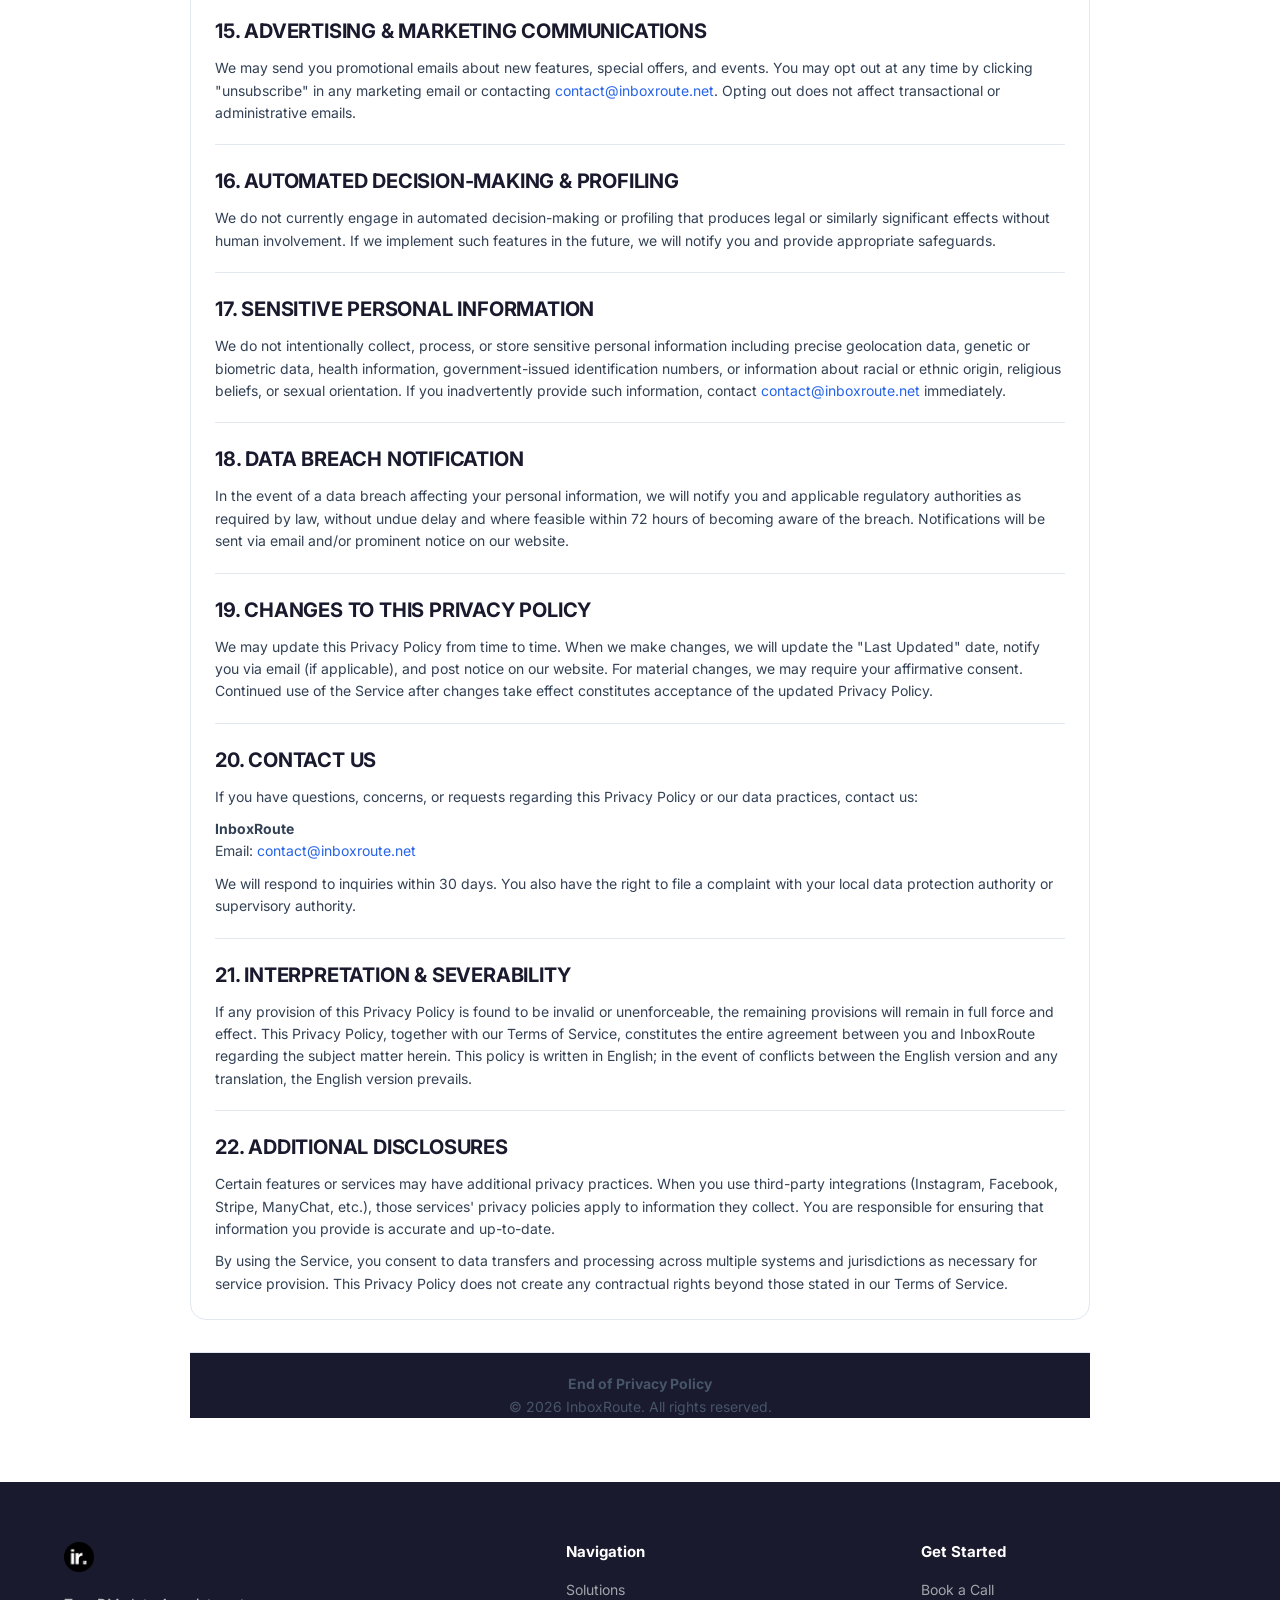
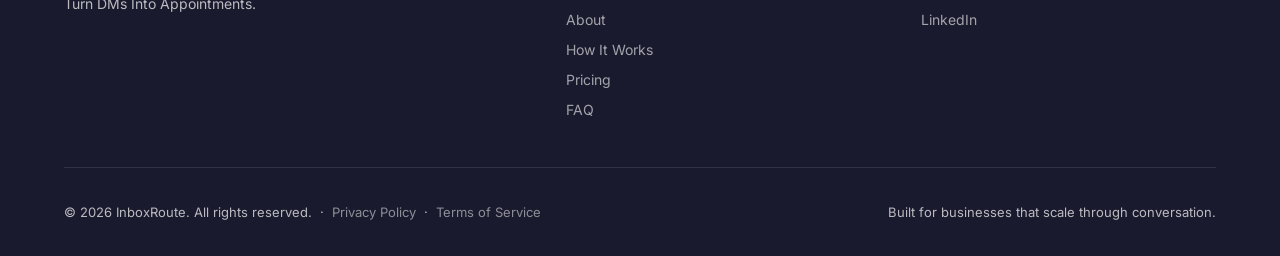
<file: privacy.html>
<!DOCTYPE html>
<html lang="en">
<head>
  <meta charset="UTF-8">
  <meta name="viewport" content="width=device-width, initial-scale=1.0">
  <meta name="description" content="Read InboxRoute's Privacy Policy. Learn how we collect, use, and protect your personal data.">
  <link rel="canonical" href="https://www.inboxroute.net/privacy">
  <meta property="og:type" content="website">
  <meta property="og:site_name" content="InboxRoute">
  <meta property="og:title" content="InboxRoute | Privacy Policy">
  <meta property="og:description" content="Read InboxRoute's Privacy Policy. Learn how we collect, use, and protect your personal data.">
  <meta property="og:url" content="https://www.inboxroute.net/privacy">
  <meta property="og:image" content="https://www.inboxroute.net/og-image.png">
  <meta property="og:image:width" content="1200">
  <meta property="og:image:height" content="630">
  <meta property="og:image:alt" content="InboxRoute — Turn Your DMs into a 24/7 Revenue Engine">
  <meta name="twitter:card" content="summary">
  <meta name="twitter:title" content="InboxRoute | Privacy Policy">
  <meta name="twitter:description" content="Read InboxRoute's Privacy Policy. Learn how we collect, use, and protect your personal data.">
  <meta name="twitter:image" content="https://www.inboxroute.net/og-image.png">
  <title>InboxRoute | Privacy Policy</title>
  <link rel="icon" type="image/x-icon" href="/favicon.ico">
  <link rel="apple-touch-icon" sizes="180x180" href="/apple-touch-icon.png">
  <link rel="icon" type="image/png" sizes="32x32" href="/favicon-32x32.png">
  <link rel="icon" type="image/png" sizes="16x16" href="/favicon-16x16.png">
  <link rel="preconnect" href="https://fonts.googleapis.com">
  <link rel="preconnect" href="https://fonts.gstatic.com" crossorigin>
  <link href="https://fonts.googleapis.com/css2?family=Inter:wght@400;700;800&display=swap" rel="stylesheet">
  <link rel="stylesheet" href="/main.css">
  <style>
    /* ─── LEGAL PAGE ──────────────────────────────────────── */
    :root {
      --ir-text: #0f172a;
      --ir-muted: #475569;
      --ir-border: #e2e8f0;
      --ir-bg: #ffffff;
      --ir-link: #2563eb;
    }

    .ir-legal {
      background: var(--ir-bg);
      color: var(--ir-text);
      font-family: Inter, system-ui, -apple-system, Segoe UI, Roboto, Arial, sans-serif;
      line-height: 1.6;
      padding: 48px 5% 64px;
      margin: 0;
      width: 100%;
    }

    .ir-legal__container {
      max-width: 900px;
      margin: 0 auto;
      width: 100%;
    }

    .ir-legal__header {
      margin-bottom: 32px;
      text-align: center;
    }

    .ir-legal__title {
      font-size: clamp(28px, 5vw, 44px);
      line-height: 1.1;
      margin: 0 0 12px 0;
      letter-spacing: -0.02em;
      font-weight: 800;
      color: #1a1a2e;
    }

    .ir-legal__meta {
      margin: 0 0 16px 0;
      color: var(--ir-muted);
      font-size: 14px;
    }

    .ir-legal__intro {
      margin: 0 0 10px 0;
      color: var(--ir-text);
      font-size: clamp(14px, 2vw, 16px);
      max-width: 760px;
      margin-left: auto;
      margin-right: auto;
      text-align: left;
    }

    .ir-legal__card {
      border: 1px solid var(--ir-border);
      border-radius: 16px;
      background: #fff;
      padding: 16px 24px 24px;
      margin: 24px 0 0 0;
    }

    .ir-legal__body {
      border-top: 1px solid var(--ir-border);
      padding-top: 20px;
    }

    .ir-legal__section {
      padding: 20px 0;
      border-bottom: 1px solid var(--ir-border);
      overflow-wrap: break-word;
      word-wrap: break-word;
    }

    .ir-legal__section:last-child {
      border-bottom: none;
      padding-bottom: 0;
    }

    .ir-legal__section h2 {
      font-size: clamp(17px, 3vw, 20px);
      margin: 0 0 10px 0;
      letter-spacing: -0.01em;
      font-weight: 700;
      color: #1a1a2e;
    }

    .ir-legal__section h3 {
      font-size: clamp(14px, 2.5vw, 15px);
      margin: 14px 0 6px 0;
      font-weight: 600;
      color: var(--ir-text);
    }

    .ir-legal__section p {
      margin: 0 0 10px 0;
      font-size: 14px;
      color: #334155;
    }

    .ir-legal__section p:last-child { margin-bottom: 0; }

    .ir-legal__section ul {
      margin: 0 0 12px 0;
      padding-left: 20px;
    }

    .ir-legal__section ul:last-child { margin-bottom: 0; }

    .ir-legal__section li {
      margin: 5px 0;
      color: #334155;
      font-size: 14px;
    }

    .ir-legal__footer {
      margin: 32px 0 0 0;
      padding: 20px 0 0 0;
      border-top: 1px solid var(--ir-border);
      color: var(--ir-muted);
      font-size: 14px;
      text-align: center;
    }

    .ir-legal a { color: var(--ir-link); text-decoration: none; }
    .ir-legal a:hover { text-decoration: underline; }

    @media (max-width: 640px) {
      .ir-legal { padding: 32px 4% 48px; }
      .ir-legal__card { padding: 12px 14px 18px; }
    }
  </style>
</head>
<body>

<div id="site-nav">
<nav>
  <a href="/" class="nav-logo">
    <img src="InboxRoute_Logo_transparent.png" alt="InboxRoute" width="40" height="40">
  </a>

  <ul class="nav-links">
    <li class="nav-home-link"><a href="/">Home</a></li>
    <li><a href="/solutions">Solutions</a></li>
    <li><a href="/#pricing">Pricing</a></li>
    <li><a href="https://calendly.com/inboxroute-ai/30min" target="_blank" rel="noopener noreferrer" class="book-link">Book a Call</a></li>
  </ul>

  <div class="nav-right">
    <a href="https://www.linkedin.com/company/inboxroute" title="LinkedIn" target="_blank" rel="noopener noreferrer" class="linkedin-icon">
      <svg viewBox="0 0 24 24" xmlns="http://www.w3.org/2000/svg">
        <path d="M20.447 20.452h-3.554v-5.569c0-1.328-.027-3.037-1.852-3.037-1.853 0-2.136 1.445-2.136 2.939v5.667H9.351V9h3.414v1.561h.046c.477-.9 1.637-1.85 3.37-1.85 3.601 0 4.267 2.37 4.267 5.455v6.286zM5.337 7.433a2.062 2.062 0 01-2.063-2.065 2.064 2.064 0 112.063 2.065zm1.782 13.019H3.555V9h3.564v11.452zM22.225 0H1.771C.792 0 0 .774 0 1.729v20.542C0 23.227.792 24 1.771 24h20.451C23.2 24 24 23.227 24 22.271V1.729C24 .774 23.2 0 22.222 0h.003z"/>
      </svg>
    </a>
    <button type="button" class="hamburger" id="hamburger-btn" aria-label="Menu" aria-expanded="false">
      <span></span><span></span><span></span>
    </button>
  </div>
</nav>

<div class="mobile-menu" id="mobile-menu">
  <a href="/" class="nav-home-link">Home</a>
  <a href="/solutions">Solutions</a>
  <a href="/#pricing">Pricing</a>
  <a href="https://calendly.com/inboxroute-ai/30min" target="_blank" rel="noopener noreferrer">Book a Call</a>
  <a href="https://www.linkedin.com/company/inboxroute" target="_blank" rel="noopener noreferrer">
    <span class="mobile-li-icon">
      <svg viewBox="0 0 24 24" xmlns="http://www.w3.org/2000/svg"><path d="M20.447 20.452h-3.554v-5.569c0-1.328-.027-3.037-1.852-3.037-1.853 0-2.136 1.445-2.136 2.939v5.667H9.351V9h3.414v1.561h.046c.477-.9 1.637-1.85 3.37-1.85 3.601 0 4.267 2.37 4.267 5.455v6.286zM5.337 7.433a2.062 2.062 0 01-2.063-2.065 2.064 2.064 0 112.063 2.065zm1.782 13.019H3.555V9h3.564v11.452zM22.225 0H1.771C.792 0 0 .774 0 1.729v20.542C0 23.227.792 24 1.771 24h20.451C23.2 24 24 23.227 24 22.271V1.729C24 .774 23.2 0 22.222 0h.003z"/></svg>
    </span>
    LinkedIn
  </a>
</div>
</div>
<script>
  (function(){
    var btn = document.getElementById('hamburger-btn');
    if (btn) btn.addEventListener('click', function(){
      var open = document.getElementById('mobile-menu').classList.toggle('open');
      btn.setAttribute('aria-expanded', open);
    });
    document.querySelectorAll('#mobile-menu a').forEach(function(a){
      a.addEventListener('click', function(){
        document.getElementById('mobile-menu').classList.remove('open');
        if (btn) btn.setAttribute('aria-expanded', 'false');
      });
    });
    document.addEventListener('click', function(e){
      if (!e.target.closest('nav') && !e.target.closest('#mobile-menu')) {
        var m = document.getElementById('mobile-menu');
        if (m) m.classList.remove('open');
        if (btn) btn.setAttribute('aria-expanded', 'false');
      }
    });
  })();
</script>

<!-- ─── PRIVACY POLICY ───────────────────────────────────── -->
<section class="ir-legal">
  <div class="ir-legal__container">

    <header class="ir-legal__header">
      <h1 class="ir-legal__title">Privacy Policy</h1>
      <p class="ir-legal__meta"><strong>Last Updated:</strong> February 27, 2026</p>
      <p class="ir-legal__intro">This Privacy Policy describes how InboxRoute ("InboxRoute," "we," "us," or "our") collects, uses, discloses, and protects information when you access or use our website, services, software, automations, and related tools (collectively, the "Service").</p>
      <p class="ir-legal__intro">By using the Service, you agree to the collection and use of information in accordance with this Privacy Policy. If you do not agree, you must not access or use the Service.</p>
      <p class="ir-legal__intro">InboxRoute is operated from the State of Illinois, United States.</p>
    </header>

    <div class="ir-legal__card">
      <article class="ir-legal__body">

        <section class="ir-legal__section">
          <h2>1. INFORMATION WE COLLECT</h2>
          <p>We collect several types of information to provide and improve our Service:</p>
          <h3>(a) Information You Provide Directly</h3>
          <ul>
            <li>Account registration information (name, email address, business name, phone number, company details)</li>
            <li>Social media account credentials, access tokens, and profile information (Instagram, Facebook)</li>
            <li>Payment and billing information (credit card details are processed and stored by third-party payment processors only)</li>
            <li>Communications with us (support requests, feedback, inquiries, complaints)</li>
            <li>Lead data, customer messages, and conversation history processed through your connected social media accounts</li>
            <li>Any other information you choose to provide</li>
          </ul>
          <h3>(b) Information Collected Automatically</h3>
          <ul>
            <li>Device information (IP address, browser type and version, device type, operating system, screen resolution)</li>
            <li>Usage data (pages visited, features accessed, time spent on pages, click patterns, navigation paths, session duration)</li>
            <li>Log data (access times, error logs, referral URLs, exit pages)</li>
            <li>Location data (general geographic location inferred from IP address)</li>
            <li>Performance data (load times, response times, error rates)</li>
          </ul>
          <h3>(c) Cookies and Tracking Technologies</h3>
          <ul>
            <li>Session cookies (required for Service functionality)</li>
            <li>Persistent cookies (for preferences and analytics)</li>
            <li>Local storage (for temporary data storage)</li>
            <li>Web beacons and pixels (for analytics and tracking)</li>
            <li>Similar tracking technologies</li>
          </ul>
          <h3>(d) Information from Third Parties</h3>
          <ul>
            <li>Data from connected social media platforms (Instagram, Facebook) including profile information, message content, follower data, engagement metrics, and API access logs</li>
            <li>Information from payment processors regarding transaction status and billing</li>
            <li>Data from analytics providers and service infrastructure</li>
            <li>Information from your email provider if you contact us</li>
            <li>Publicly available information about your business</li>
          </ul>
        </section>

        <section class="ir-legal__section">
          <h2>2. HOW WE USE YOUR INFORMATION</h2>
          <p>We use collected information for the following purposes:</p>
          <h3>Service Provision &amp; Performance</h3>
          <ul>
            <li>To provide, operate, maintain, and deliver the Service</li>
            <li>To process, route, and respond to messages on your behalf</li>
            <li>To configure, customize, and optimize automation workflows</li>
            <li>To manage your account, subscription, and billing</li>
            <li>To authenticate your identity and prevent unauthorized access</li>
            <li>To connect and integrate with third-party platforms</li>
            <li>To store and process lead data as directed by you</li>
          </ul>
          <h3>Communication &amp; Support</h3>
          <ul>
            <li>To send transactional messages (confirmations, receipts, invoices)</li>
            <li>To send service-related notifications and updates</li>
            <li>To respond to your requests and provide customer support</li>
            <li>To send administrative information (billing notices, account changes, security alerts, Terms or Privacy Policy updates)</li>
            <li>To communicate about new features, updates, or Service changes</li>
          </ul>
          <h3>Marketing (With Consent Where Required)</h3>
          <ul>
            <li>To send promotional materials and offers (you may opt out at any time)</li>
            <li>To conduct surveys and request feedback</li>
            <li>To inform you of related services or features</li>
          </ul>
          <h3>Improvement, Analytics &amp; Research</h3>
          <ul>
            <li>To analyze usage patterns, trends, and behaviors</li>
            <li>To improve Service performance, features, and functionality</li>
            <li>To develop new products, services, and features</li>
            <li>To troubleshoot technical issues and bugs</li>
            <li>To conduct internal research and testing</li>
            <li>To optimize user experience</li>
          </ul>
          <h3>Legal, Security &amp; Compliance</h3>
          <ul>
            <li>To enforce our Terms of Service and other policies</li>
            <li>To comply with legal obligations, court orders, and regulatory requirements</li>
            <li>To protect against fraud, abuse, spam, or security threats</li>
            <li>To investigate and prevent violations of our policies</li>
            <li>To resolve disputes and enforce our agreements</li>
            <li>To protect our rights, property, safety, and the rights of our users</li>
            <li>To respond to lawful requests from public authorities</li>
            <li>To establish, exercise, or defend legal claims</li>
          </ul>
          <h3>Aggregated &amp; Anonymized Data</h3>
          <ul>
            <li>To create aggregated, de-identified, or anonymized data that does not identify you personally</li>
            <li>Such data may be used for any lawful business purpose without restriction</li>
          </ul>
        </section>

        <section class="ir-legal__section">
          <h2>3. HOW WE SHARE YOUR INFORMATION</h2>
          <p>We do not sell, rent, or lease your personal information to third parties for their marketing purposes.</p>
          <h3>(a) Service Providers &amp; Subprocessors</h3>
          <p>We share information with third-party service providers who perform services on our behalf under contractual obligations to protect your information:</p>
          <ul>
            <li>Payment processors (Stripe and other payment gateways)</li>
            <li>Messaging automation platforms (ManyChat and similar services)</li>
            <li>Cloud hosting and infrastructure providers (AWS, Google Cloud, or similar)</li>
            <li>Email service providers</li>
            <li>Customer relationship management (CRM) tools</li>
            <li>Analytics and monitoring services (Google Analytics and similar)</li>
            <li>Customer support and ticketing platforms</li>
            <li>Security and fraud prevention services</li>
            <li>Marketing and communication tools</li>
            <li>Database and data storage providers</li>
            <li>Content delivery networks (CDNs)</li>
          </ul>
          <p>These providers are contractually required to use information only for specified purposes, implement appropriate security measures, comply with applicable data protection laws, and not use information for their own purposes.</p>
          <h3>(b) Social Media Platforms</h3>
          <p>When you connect your Instagram, Facebook, or other social media accounts:</p>
          <ul>
            <li>We access and process data through those platforms' APIs</li>
            <li>We share information necessary to provide messaging automation services</li>
            <li>Platform providers may receive data about Service usage</li>
            <li>Such sharing is governed by the platforms' terms and privacy policies</li>
          </ul>
          <p>You are responsible for reviewing and complying with third-party platform policies.</p>
          <h3>(c) Legal Requirements &amp; Protection of Rights</h3>
          <p>We may disclose information if required or permitted by law, including to comply with legal obligations, respond to lawful requests from public authorities, enforce our Terms of Service, protect our rights and safety, and establish or defend legal claims.</p>
          <h3>(d) Business Transfers &amp; Corporate Transactions</h3>
          <p>In the event of a merger, acquisition, consolidation, restructuring, sale of assets, bankruptcy, or other corporate transaction, your information may be transferred to the acquiring or successor entity. You will be notified of any change in ownership or control.</p>
          <h3>(e) With Your Consent or Direction</h3>
          <p>We may share information with third parties when you provide explicit consent or direct us to share information.</p>
        </section>

        <section class="ir-legal__section">
          <h2>4. DATA RETENTION</h2>
          <p>We retain your information for as long as necessary to fulfill the purposes outlined in this Privacy Policy and as required by law.</p>
          <h3>Account &amp; Profile Data</h3>
          <p>Retained for the duration of your active subscription and up to 90 days after cancellation. May be retained longer to comply with legal obligations, resolve disputes, or enforce agreements.</p>
          <h3>Lead Data &amp; Message Content</h3>
          <p>Processed in real-time for automation purposes. May be stored temporarily for operational and quality assurance purposes. You are responsible for independently managing and retaining your own lead data.</p>
          <h3>Financial &amp; Transaction Data</h3>
          <p>Retained for accounting, tax, and regulatory compliance purposes for up to 7 years.</p>
          <h3>Upon Account Deletion or Termination</h3>
          <p>We will delete or anonymize your information within 90 days unless retention is required by law or to resolve disputes. You may request deletion at any time by contacting <a href="mailto:contact@inboxroute.net">contact@inboxroute.net</a>.</p>
        </section>

        <section class="ir-legal__section">
          <h2>5. DATA SECURITY</h2>
          <p>We implement commercially reasonable administrative, technical, and physical security measures designed to protect your information from unauthorized access, disclosure, alteration, or destruction.</p>
          <h3>Technical Measures</h3>
          <ul>
            <li>Encryption of data in transit using TLS/SSL protocols</li>
            <li>Encryption of sensitive data at rest</li>
            <li>Secure authentication mechanisms and multi-factor authentication options</li>
            <li>Regular security assessments and penetration testing</li>
            <li>Intrusion detection and prevention systems</li>
            <li>Firewall protection and network segmentation</li>
          </ul>
          <h3>Limitations</h3>
          <p>No method of transmission over the Internet is 100% secure. We cannot guarantee absolute security of your information. You are responsible for maintaining the confidentiality of your account credentials and promptly notifying us of any unauthorized access.</p>
        </section>

        <section class="ir-legal__section">
          <h2>6. YOUR RIGHTS AND CHOICES</h2>
          <p>Depending on your location and applicable law, you may have certain rights regarding your personal information.</p>
          <h3>Access, Correction &amp; Deletion</h3>
          <p>You may request access to, correction of, or deletion of your personal information by contacting <a href="mailto:contact@inboxroute.net">contact@inboxroute.net</a>. We will respond within 30 days.</p>
          <h3>Data Portability</h3>
          <p>You may request a copy of your personal information in a portable machine-readable format.</p>
          <h3>Opt-Out</h3>
          <p>You may opt out of marketing emails at any time by clicking "unsubscribe" in any email or contacting us. We will not discriminate against you for exercising your privacy rights.</p>
        </section>

        <section class="ir-legal__section">
          <h2>7. COOKIES AND TRACKING TECHNOLOGIES</h2>
          <p>We and our third-party partners use cookies, web beacons, pixels, local storage, and similar tracking technologies to collect information about your use of the Service.</p>
          <h3>Types of Cookies</h3>
          <ul>
            <li><strong>Essential Cookies:</strong> Required for Service functionality (authentication, session management, security). Cannot be disabled without impacting the Service.</li>
            <li><strong>Analytics Cookies:</strong> Used to understand how you use the Service (page views, navigation, feature usage, error tracking).</li>
            <li><strong>Functionality Cookies:</strong> Enable enhanced features and remember your preferences.</li>
            <li><strong>Marketing Cookies:</strong> Used for advertising purposes, if applicable.</li>
          </ul>
          <h3>Your Choices</h3>
          <p>You can control cookies through your browser settings. Disabling cookies may limit Service functionality. Google Analytics opt-out is available at <a href="https://tools.google.com/dlpage/gaoptout" target="_blank" rel="noopener noreferrer">https://tools.google.com/dlpage/gaoptout</a>. We do not currently respond to Do Not Track (DNT) browser signals.</p>
        </section>

        <section class="ir-legal__section">
          <h2>8. THIRD-PARTY LINKS, SERVICES &amp; INTEGRATIONS</h2>
          <p>The Service may contain links to or integrate with third-party websites, platforms, or applications. We are not responsible for the privacy practices of third-party services. When you connect third-party accounts (Instagram, Facebook, Stripe, etc.), those platforms' privacy policies apply to information they collect and process.</p>
          <p>We encourage you to review the privacy policies of all third-party services you interact with.</p>
        </section>

        <section class="ir-legal__section">
          <h2>9. CHILDREN'S PRIVACY</h2>
          <p>The Service is not intended for individuals under the age of 18. We do not knowingly collect personal information from children under 18. If you believe we have collected information from a child under 18, contact us immediately at <a href="mailto:contact@inboxroute.net">contact@inboxroute.net</a> and we will promptly delete such information.</p>
        </section>

        <section class="ir-legal__section">
          <h2>10. INTERNATIONAL DATA TRANSFERS</h2>
          <p>InboxRoute operates from the United States (Illinois). Your information may be transferred to, stored in, and processed in the United States and other countries where our service providers operate. These countries may have data protection laws that differ from the laws of your country of residence.</p>
          <p>By using the Service, you acknowledge and consent to the transfer and processing of your information as described in this Privacy Policy. Contact <a href="mailto:contact@inboxroute.net">contact@inboxroute.net</a> for information about safeguards for international transfers.</p>
        </section>

        <section class="ir-legal__section">
          <h2>11. CALIFORNIA PRIVACY RIGHTS (CCPA/CPRA)</h2>
          <p>If you are a California resident, you have specific rights under the CCPA and CPRA including the right to know, the right to delete, the right to correct, and the right to opt out of sale of personal information. We do not sell personal information.</p>
          <p>To exercise your rights, email <a href="mailto:contact@inboxroute.net">contact@inboxroute.net</a>. We will respond within 45 days.</p>
        </section>

        <section class="ir-legal__section">
          <h2>12. EUROPEAN PRIVACY RIGHTS (GDPR)</h2>
          <p>If you are located in the EEA, UK, or Switzerland, you have rights under the GDPR including rights of access, rectification, erasure, restriction, data portability, objection, and the right to lodge a complaint with your supervisory authority.</p>
          <p>We process personal data based on contractual necessity, legitimate interests, legal obligations, and consent (where required). To exercise your GDPR rights, contact <a href="mailto:contact@inboxroute.net">contact@inboxroute.net</a>. We will respond within 30 days.</p>
          <p>EU Supervisory Authorities: <a href="https://edpb.europa.eu/about-edpb/board/members_en" target="_blank" rel="noopener noreferrer">https://edpb.europa.eu</a> | UK ICO: <a href="https://ico.org.uk/" target="_blank" rel="noopener noreferrer">https://ico.org.uk</a></p>
        </section>

        <section class="ir-legal__section">
          <h2>13. OTHER STATE PRIVACY RIGHTS</h2>
          <p>Residents of Virginia (VCDPA), Colorado (CPA), Connecticut (CTDPA), Utah (UCPA), and other states with comprehensive privacy laws may have additional rights including rights to access, correct, delete, obtain a copy of personal data, and opt out of targeted advertising and sale of personal data.</p>
          <p>To exercise your rights, contact <a href="mailto:contact@inboxroute.net">contact@inboxroute.net</a>. We will respond within 45 days and will not discriminate against you for exercising your rights.</p>
        </section>

        <section class="ir-legal__section">
          <h2>14. NEVADA PRIVACY RIGHTS</h2>
          <p>Nevada residents have the right to opt out of the sale of certain covered information. We do not sell covered information as defined under Nevada law. Nevada residents may submit opt-out requests to <a href="mailto:contact@inboxroute.net">contact@inboxroute.net</a> with "Nevada Do Not Sell Request" in the subject line.</p>
        </section>

        <section class="ir-legal__section">
          <h2>15. ADVERTISING &amp; MARKETING COMMUNICATIONS</h2>
          <p>We may send you promotional emails about new features, special offers, and events. You may opt out at any time by clicking "unsubscribe" in any marketing email or contacting <a href="mailto:contact@inboxroute.net">contact@inboxroute.net</a>. Opting out does not affect transactional or administrative emails.</p>
        </section>

        <section class="ir-legal__section">
          <h2>16. AUTOMATED DECISION-MAKING &amp; PROFILING</h2>
          <p>We do not currently engage in automated decision-making or profiling that produces legal or similarly significant effects without human involvement. If we implement such features in the future, we will notify you and provide appropriate safeguards.</p>
        </section>

        <section class="ir-legal__section">
          <h2>17. SENSITIVE PERSONAL INFORMATION</h2>
          <p>We do not intentionally collect, process, or store sensitive personal information including precise geolocation data, genetic or biometric data, health information, government-issued identification numbers, or information about racial or ethnic origin, religious beliefs, or sexual orientation. If you inadvertently provide such information, contact <a href="mailto:contact@inboxroute.net">contact@inboxroute.net</a> immediately.</p>
        </section>

        <section class="ir-legal__section">
          <h2>18. DATA BREACH NOTIFICATION</h2>
          <p>In the event of a data breach affecting your personal information, we will notify you and applicable regulatory authorities as required by law, without undue delay and where feasible within 72 hours of becoming aware of the breach. Notifications will be sent via email and/or prominent notice on our website.</p>
        </section>

        <section class="ir-legal__section">
          <h2>19. CHANGES TO THIS PRIVACY POLICY</h2>
          <p>We may update this Privacy Policy from time to time. When we make changes, we will update the "Last Updated" date, notify you via email (if applicable), and post notice on our website. For material changes, we may require your affirmative consent. Continued use of the Service after changes take effect constitutes acceptance of the updated Privacy Policy.</p>
        </section>

        <section class="ir-legal__section">
          <h2>20. CONTACT US</h2>
          <p>If you have questions, concerns, or requests regarding this Privacy Policy or our data practices, contact us:</p>
          <p><strong>InboxRoute</strong><br>
          Email: <a href="mailto:contact@inboxroute.net">contact@inboxroute.net</a></p>
          <p>We will respond to inquiries within 30 days. You also have the right to file a complaint with your local data protection authority or supervisory authority.</p>
        </section>

        <section class="ir-legal__section">
          <h2>21. INTERPRETATION &amp; SEVERABILITY</h2>
          <p>If any provision of this Privacy Policy is found to be invalid or unenforceable, the remaining provisions will remain in full force and effect. This Privacy Policy, together with our Terms of Service, constitutes the entire agreement between you and InboxRoute regarding the subject matter herein. This policy is written in English; in the event of conflicts between the English version and any translation, the English version prevails.</p>
        </section>

        <section class="ir-legal__section">
          <h2>22. ADDITIONAL DISCLOSURES</h2>
          <p>Certain features or services may have additional privacy practices. When you use third-party integrations (Instagram, Facebook, Stripe, ManyChat, etc.), those services' privacy policies apply to information they collect. You are responsible for ensuring that information you provide is accurate and up-to-date.</p>
          <p>By using the Service, you consent to data transfers and processing across multiple systems and jurisdictions as necessary for service provision. This Privacy Policy does not create any contractual rights beyond those stated in our Terms of Service.</p>
        </section>

      </article>
    </div>

    <footer class="ir-legal__footer">
      <p><strong>End of Privacy Policy</strong></p>
      <p>© <span id="ir-year">2026</span> InboxRoute. All rights reserved.</p>
    </footer>

  </div>
</section>

<div id="site-footer">
<footer>
  <div class="footer-inner">
    <div class="footer-top">
      <div class="footer-brand">
        <div class="footer-logo-wrap">
          <img src="InboxRoute_Logo_transparent.png" alt="InboxRoute" class="footer-logo-img" width="40" height="40">
        </div>
        <p>Turn DMs Into Appointments.</p>
      </div>
      <div class="footer-col">
        <h4>Navigation</h4>
        <ul>
          <li><a href="/solutions">Solutions</a></li>
          <li><a href="/about">About</a></li>
          <li><a href="/#how-it-works">How It Works</a></li>
          <li><a href="/#pricing">Pricing</a></li>
          <li><a href="/#faq">FAQ</a></li>
        </ul>
      </div>
      <div class="footer-col">
        <h4>Get Started</h4>
        <ul>
          <li><a href="https://calendly.com/inboxroute-ai/30min" target="_blank" rel="noopener noreferrer">Book a Call</a></li>
          <li><a href="https://www.linkedin.com/company/inboxroute" target="_blank" rel="noopener noreferrer">LinkedIn</a></li>
        </ul>
      </div>
    </div>
    <div class="footer-bottom">
      <span>&copy; 2026 InboxRoute. All rights reserved. &nbsp;·&nbsp; <a href="/privacy" class="footer-legal-link">Privacy Policy</a> &nbsp;·&nbsp; <a href="/terms" class="footer-legal-link">Terms of Service</a></span>
      <span>Built for businesses that scale through conversation.</span>
    </div>
  </div>
</footer>
</div>

<script>
  try {
    var y = document.getElementById('ir-year');
    if (y) y.textContent = String(new Date().getFullYear());
  } catch(e) {}
</script>
</body>
</html>
</file>
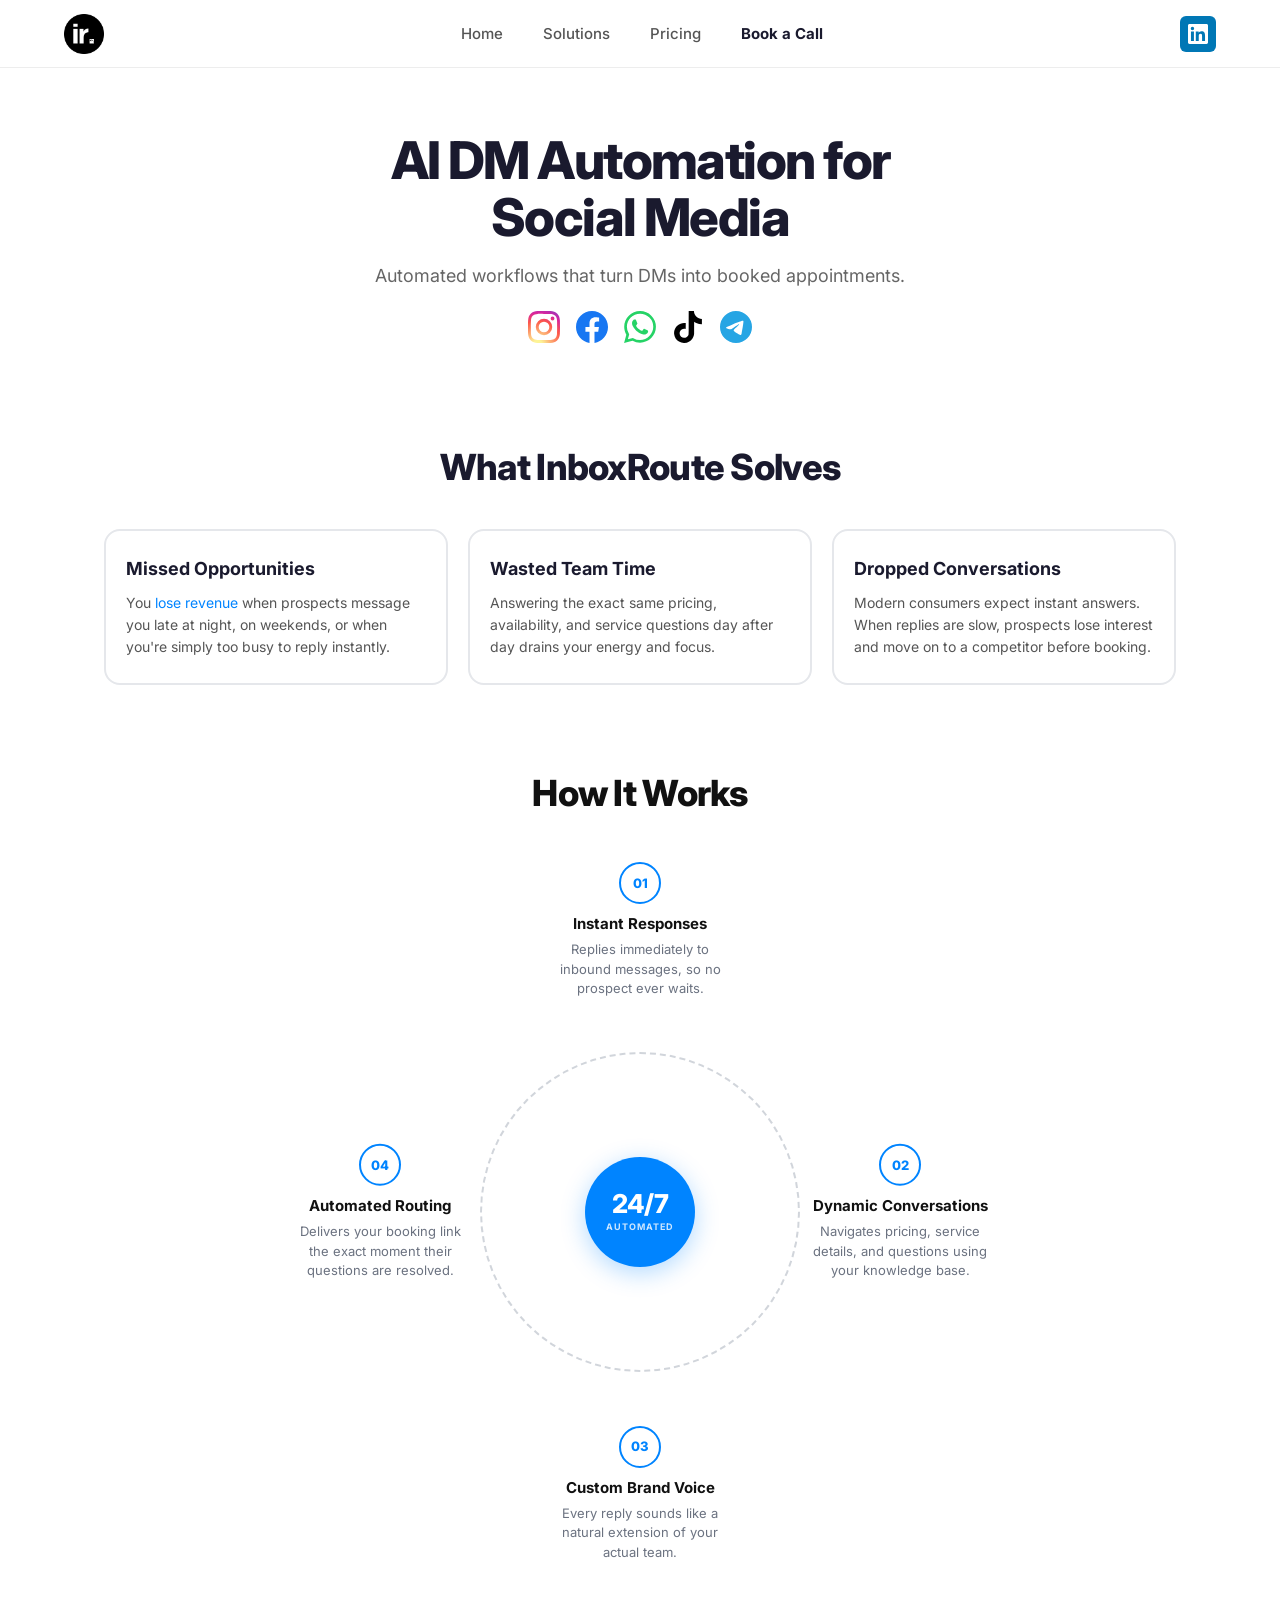
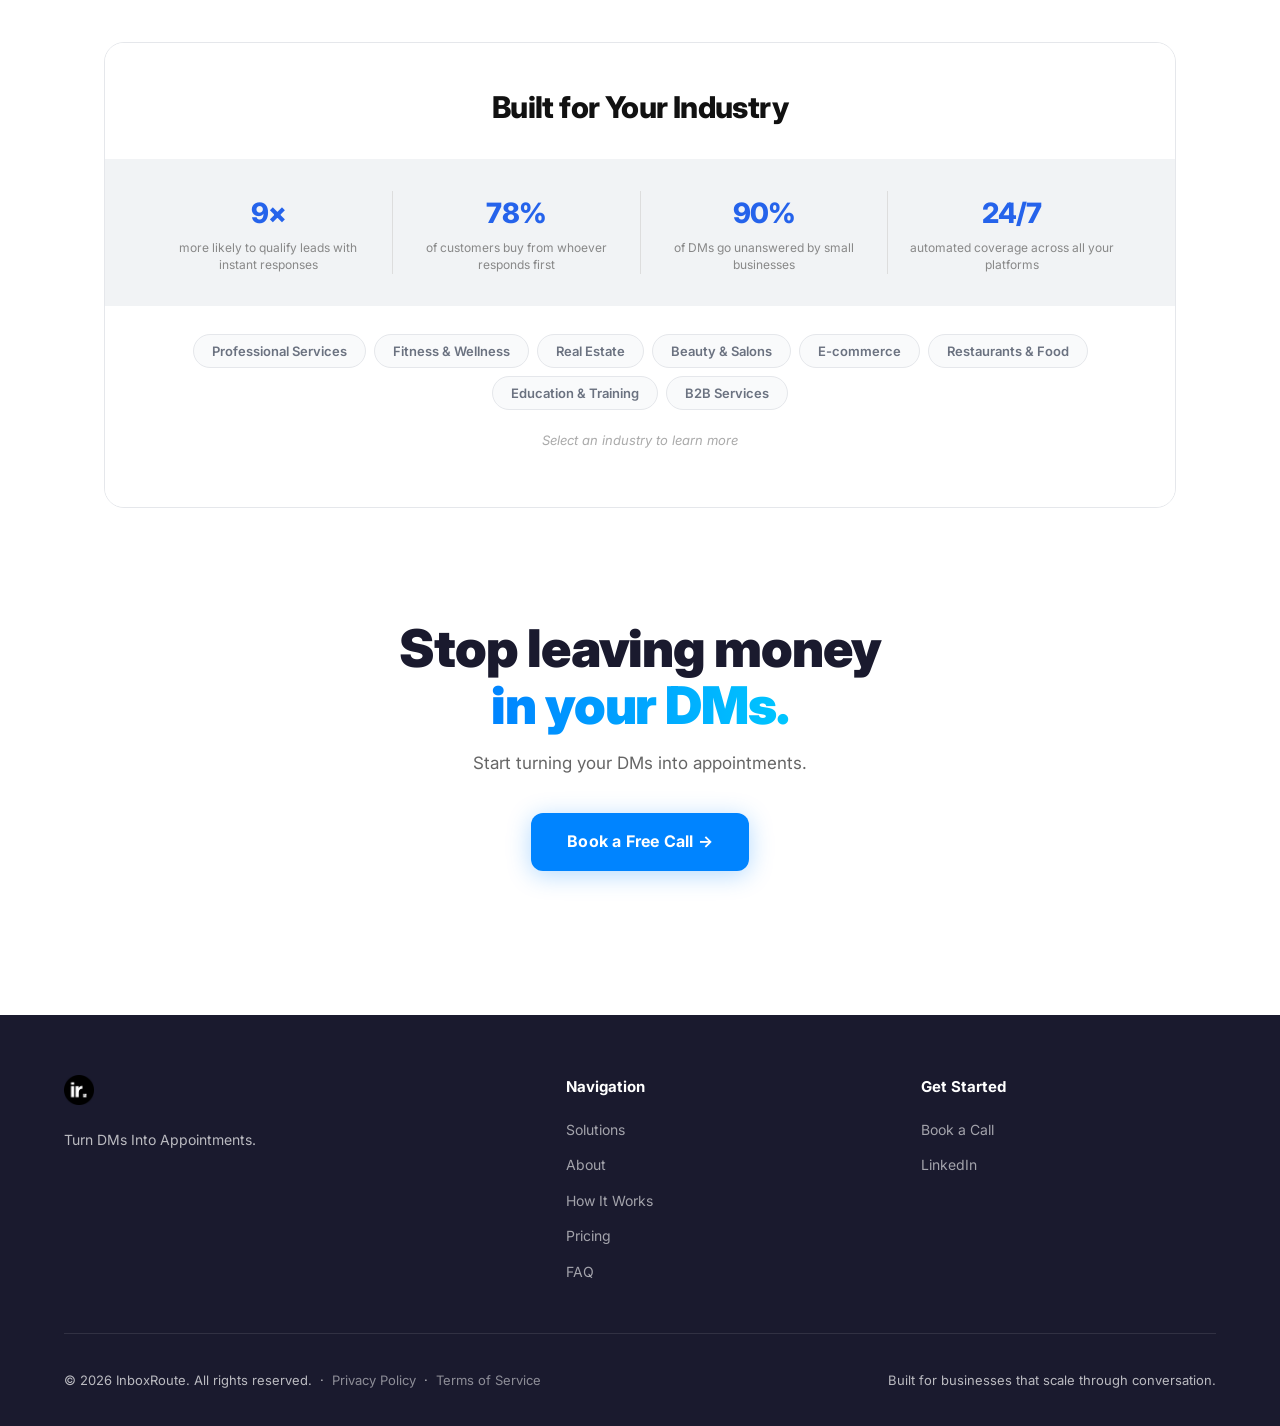
<file: solutions.html>
<!DOCTYPE html>
<html lang="en">
<head>
  <meta charset="UTF-8">
  <meta name="viewport" content="width=device-width, initial-scale=1.0">
  <meta name="description" content="AI DM automation for coaches, fitness studios, real estate agents, agencies, and e-commerce brands. InboxRoute turns Instagram, Facebook, TikTok, WhatsApp, and Telegram messages into booked calls — 24/7.">
  <link rel="canonical" href="https://www.inboxroute.net/solutions">
  <meta property="og:type" content="website">
  <meta property="og:site_name" content="InboxRoute">
  <meta property="og:title" content="AI DM Automation for Social Media | InboxRoute">
  <meta property="og:description" content="AI DM automation for coaches, fitness studios, real estate agents, agencies, and e-commerce brands. InboxRoute turns Instagram, Facebook, TikTok, WhatsApp, and Telegram messages into booked calls — 24/7.">
  <meta property="og:url" content="https://www.inboxroute.net/solutions">
  <meta property="og:image" content="https://www.inboxroute.net/og-image.png">
  <meta property="og:image:width" content="1200">
  <meta property="og:image:height" content="630">
  <meta property="og:image:alt" content="InboxRoute — AI DM Automation for Instagram and Facebook">
  <meta name="twitter:card" content="summary_large_image">
  <meta name="twitter:title" content="AI DM Automation for Social Media | InboxRoute">
  <meta name="twitter:description" content="AI DM automation for coaches, fitness studios, real estate agents, agencies, and e-commerce brands. InboxRoute turns Instagram, Facebook, TikTok, WhatsApp, and Telegram messages into booked calls — 24/7.">
  <meta name="twitter:image" content="https://www.inboxroute.net/og-image.png">
  <title>AI DM Automation for Social Media | InboxRoute</title>
  <link rel="icon" type="image/x-icon" href="/favicon.ico">
  <link rel="apple-touch-icon" sizes="180x180" href="/apple-touch-icon.png">
  <link rel="icon" type="image/png" sizes="32x32" href="/favicon-32x32.png">
  <link rel="icon" type="image/png" sizes="16x16" href="/favicon-16x16.png">
  <link rel="preconnect" href="https://fonts.googleapis.com">
  <link rel="preconnect" href="https://fonts.gstatic.com" crossorigin>
  <link href="https://fonts.googleapis.com/css2?family=Inter:wght@400;700;800&display=swap" rel="stylesheet">
  <script type="application/ld+json">
  {
    "@context": "https://schema.org",
    "@type": "Service",
    "name": "AI DM Automation for Social Media",
    "provider": { "@type": "Organization", "name": "InboxRoute", "url": "https://www.inboxroute.net" },
    "serviceType": "AI Messaging Automation",
    "description": "Fully managed AI-powered DM automation that turns Instagram, Facebook, TikTok, WhatsApp, and Telegram messages into booked appointments 24/7.",
    "areaServed": { "@type": "Country", "name": "United States" },
    "url": "https://www.inboxroute.net/solutions"
  }
  </script>
  <link rel="stylesheet" href="/main.css">
  <style>
    body { line-height: 1.6; }

    /* ─── PAGE HERO ───────────────────────────────────────── */
    .page-hero {
      text-align: center;
      padding: 64px 5% 48px;
      max-width: 760px;
      margin: 0 auto;
    }

    .page-hero h1 {
      font-size: clamp(32px, 6vw, 52px);
      font-weight: 800;
      letter-spacing: -0.03em;
      color: #1a1a2e;
      margin-bottom: 16px;
      line-height: 1.1;
    }

    .page-hero p {
      font-size: clamp(15px, 2.5vw, 18px);
      color: #666;
    }
    .platform-icons {
      display: flex;
      justify-content: center;
      align-items: center;
      gap: 16px;
      margin-top: 20px;
      padding-bottom: 8px;
    }
    .platform-icons svg {
      width: 32px;
      height: 32px;
      display: block;
      flex-shrink: 0;
      overflow: visible;
    }

    /* ─── SECTIONS ────────────────────────────────────────── */
    .solutions-section {
      padding: 40px 5%;
      max-width: 1200px;
      margin: 0 auto;
    }

    .section-header {
      text-align: center;
      margin-bottom: 32px;
    }

    .section-title {
      font-size: clamp(24px, 4vw, 36px);
      font-weight: 800;
      color: #1a1a2e;
      letter-spacing: -0.02em;
      margin-bottom: 8px;
    }

    .section-description {
      font-size: 15px;
      color: #666;
    }

    /* ─── SOLUTION CARDS ──────────────────────────────────── */
    .solutions-grid {
      display: grid;
      grid-template-columns: 1fr;
      gap: 16px;
    }


    /* ─── INDUSTRIES ──────────────────────────────────────── */
    .industries-wrapper {
      background: linear-gradient(135deg, #f8fafc 0%, #e0f2fe 100%);
      border-radius: 20px;
      padding: 48px 5%;
      margin: 0 0 40px 0;
    }

    .industries-inner {
      max-width: 1200px;
      margin: 0 auto;
    }

    .industries-grid {
      display: grid;
      grid-template-columns: 1fr;
      gap: 12px;
      margin-top: 32px;
    }

    .industry-card {
      background: #fff;
      border-radius: 14px;
      padding: 20px 16px;
      text-align: center;
      border: 2px solid transparent;
      transition: border-color 0.3s, transform 0.3s, box-shadow 0.3s;
    }

    .industry-card:hover {
      border-color: #0084ff;
      transform: translateY(-3px);
      box-shadow: 0 10px 25px rgba(0,132,255,0.1);
    }

    .industry-emoji {
      font-size: 32px;
      margin-bottom: 10px;
      display: block;
    }

    .industry-name {
      font-size: 16px;
      font-weight: 700;
      color: #1a1a2e;
      margin-bottom: 6px;
    }

    .industry-description {
      font-size: 13px;
      color: #666;
      line-height: 1.5;
    }

    /* ─── CTA ─────────────────────────────────────────────── */
    .cta-wrapper {
      padding: 0 5% 72px;
    }

    .cta-section {
      text-align: center;
      padding: 72px 40px;
      background: #fff;
    }

    .cta-title {
      font-size: clamp(32px, 5vw, 52px);
      font-weight: 900;
      color: #1a1a2e;
      margin-bottom: 16px;
      line-height: 1.1;
      letter-spacing: -0.02em;
    }

    .cta-title span {
      background: linear-gradient(90deg, #0084ff, #00c6ff);
      -webkit-background-clip: text;
      -webkit-text-fill-color: transparent;
      background-clip: text;
    }

    .cta-description {
      font-size: clamp(15px, 2vw, 17px);
      color: #666;
      max-width: 440px;
      margin: 0 auto 36px;
      line-height: 1.6;
    }

    .cta-button {
      display: inline-flex;
      align-items: center;
      gap: 8px;
      background: #0084ff;
      color: #fff;
      padding: 16px 36px;
      border-radius: 12px;
      text-decoration: none;
      font-weight: 700;
      font-size: 16px;
      letter-spacing: 0.2px;
      box-shadow: 0 4px 24px rgba(0,132,255,0.3);
      transition: background 0.2s, transform 0.2s, box-shadow 0.2s;
      white-space: nowrap;
    }

    .cta-button:hover {
      background: #0070d6;
      transform: translateY(-3px);
      box-shadow: 0 8px 32px rgba(0,132,255,0.4);
    }

    /* ─── RESPONSIVE ──────────────────────────────────────── */
    @media (min-width: 640px) {
      .solutions-grid { grid-template-columns: repeat(3, 1fr); gap: 20px; }
      .industries-grid { grid-template-columns: repeat(2, 1fr); gap: 16px; }

    }

    @media (min-width: 1002px) {
      .industries-grid { grid-template-columns: repeat(4, 1fr); gap: 20px; }
    }

    @media (max-width: 640px) {
      .page-hero { padding: 40px 5% 32px; }
      .page-hero h1 { font-size: 28px; }
      .page-hero p { font-size: 15px; }
      .section-title { font-size: 22px; }
      .section-description { font-size: 14px; }
      .solution-title { font-size: 16px; }
      .solution-description { font-size: 13px; }
      .cta-section { padding: 40px 20px; }
      .cta-title { font-size: 22px; }
      .cta-description { font-size: 14px; }
      .industries-wrapper { padding: 36px 5%; }
      .industry-name { font-size: 14px; }
      .industry-description { font-size: 12px; }
    }
  </style>
</head>
<body>

<div id="site-nav">
<nav>
  <a href="/" class="nav-logo">
    <img src="InboxRoute_Logo_transparent.png" alt="InboxRoute" width="40" height="40">
  </a>

  <ul class="nav-links">
    <li class="nav-home-link"><a href="/">Home</a></li>
    <li><a href="/solutions">Solutions</a></li>
    <li><a href="/#pricing">Pricing</a></li>
    <li><a href="https://calendly.com/inboxroute-ai/30min" target="_blank" rel="noopener noreferrer" class="book-link">Book a Call</a></li>
  </ul>

  <div class="nav-right">
    <a href="https://www.linkedin.com/company/inboxroute" title="LinkedIn" target="_blank" rel="noopener noreferrer" class="linkedin-icon">
      <svg viewBox="0 0 24 24" xmlns="http://www.w3.org/2000/svg">
        <path d="M20.447 20.452h-3.554v-5.569c0-1.328-.027-3.037-1.852-3.037-1.853 0-2.136 1.445-2.136 2.939v5.667H9.351V9h3.414v1.561h.046c.477-.9 1.637-1.85 3.37-1.85 3.601 0 4.267 2.37 4.267 5.455v6.286zM5.337 7.433a2.062 2.062 0 01-2.063-2.065 2.064 2.064 0 112.063 2.065zm1.782 13.019H3.555V9h3.564v11.452zM22.225 0H1.771C.792 0 0 .774 0 1.729v20.542C0 23.227.792 24 1.771 24h20.451C23.2 24 24 23.227 24 22.271V1.729C24 .774 23.2 0 22.222 0h.003z"/>
      </svg>
    </a>
    <button type="button" class="hamburger" id="hamburger-btn" aria-label="Menu" aria-expanded="false">
      <span></span><span></span><span></span>
    </button>
  </div>
</nav>

<div class="mobile-menu" id="mobile-menu">
  <a href="/" class="nav-home-link">Home</a>
  <a href="/solutions">Solutions</a>
  <a href="/#pricing">Pricing</a>
  <a href="https://calendly.com/inboxroute-ai/30min" target="_blank" rel="noopener noreferrer">Book a Call</a>
  <a href="https://www.linkedin.com/company/inboxroute" target="_blank" rel="noopener noreferrer">
    <span class="mobile-li-icon">
      <svg viewBox="0 0 24 24" xmlns="http://www.w3.org/2000/svg"><path d="M20.447 20.452h-3.554v-5.569c0-1.328-.027-3.037-1.852-3.037-1.853 0-2.136 1.445-2.136 2.939v5.667H9.351V9h3.414v1.561h.046c.477-.9 1.637-1.85 3.37-1.85 3.601 0 4.267 2.37 4.267 5.455v6.286zM5.337 7.433a2.062 2.062 0 01-2.063-2.065 2.064 2.064 0 112.063 2.065zm1.782 13.019H3.555V9h3.564v11.452zM22.225 0H1.771C.792 0 0 .774 0 1.729v20.542C0 23.227.792 24 1.771 24h20.451C23.2 24 24 23.227 24 22.271V1.729C24 .774 23.2 0 22.222 0h.003z"/></svg>
    </span>
    LinkedIn
  </a>
</div>
</div>
<script>
  (function(){
    var btn = document.getElementById('hamburger-btn');
    if (btn) btn.addEventListener('click', function(){
      var open = document.getElementById('mobile-menu').classList.toggle('open');
      btn.setAttribute('aria-expanded', open);
    });
    document.querySelectorAll('#mobile-menu a').forEach(function(a){
      a.addEventListener('click', function(){
        document.getElementById('mobile-menu').classList.remove('open');
        if (btn) btn.setAttribute('aria-expanded', 'false');
      });
    });
    document.addEventListener('click', function(e){
      if (!e.target.closest('nav') && !e.target.closest('#mobile-menu')) {
        var m = document.getElementById('mobile-menu');
        if (m) m.classList.remove('open');
        if (btn) btn.setAttribute('aria-expanded', 'false');
      }
    });
  })();

  function ind10Filter(btn, id) {
    var wrap = btn.closest('.ind10-wrap');
    var isActive = btn.classList.contains('ind10-pill-active');
    wrap.querySelectorAll('.ind10-pill').forEach(function(p){ p.classList.remove('ind10-pill-active'); });
    wrap.querySelectorAll('.ind10-card').forEach(function(c){ c.classList.remove('ind10-card-active'); });
    var prompt = wrap.querySelector('#ind10-prompt');
    if (!isActive) {
      btn.classList.add('ind10-pill-active');
      wrap.querySelector('#' + id).classList.add('ind10-card-active');
      if (prompt) prompt.style.display = 'none';
    } else {
      if (prompt) prompt.style.display = '';
    }
  }
</script>

<!-- ─── PAGE HERO ─────────────────────────────────────────── -->
<div class="page-hero">
  <h1>AI DM Automation for Social Media</h1>
  <p>Automated workflows that turn DMs into booked appointments.</p>
  <div class="platform-icons">
    <!-- Instagram -->
    <svg aria-label="Instagram" role="img" width="32" height="32" viewBox="0 0 24 24" xmlns="http://www.w3.org/2000/svg">
      <defs>
        <radialGradient id="ig-grad" cx="30%" cy="107%" r="150%">
          <stop offset="0%" stop-color="#fdf497"/>
          <stop offset="10%" stop-color="#fdf497"/>
          <stop offset="50%" stop-color="#fd5949"/>
          <stop offset="68%" stop-color="#d6249f"/>
          <stop offset="100%" stop-color="#285AEB"/>
        </radialGradient>
      </defs>
      <path fill="url(#ig-grad)" d="M12 2.163c3.204 0 3.584.012 4.85.07 1.366.062 2.633.334 3.608 1.308.975.975 1.246 2.242 1.308 3.608.058 1.266.07 1.646.07 4.85s-.012 3.584-.07 4.85c-.062 1.366-.334 2.633-1.308 3.608-.975.975-2.242 1.246-3.608 1.308-1.266.058-1.646.07-4.85.07s-3.584-.012-4.85-.07c-1.366-.062-2.633-.334-3.608-1.308-.975-.975-1.246-2.242-1.308-3.608C2.175 15.584 2.163 15.204 2.163 12s.012-3.584.07-4.85c.062-1.366.334-2.633 1.308-3.608C4.516 2.497 5.783 2.226 7.15 2.163 8.416 2.105 8.796 2.163 12 2.163zm0-2.163C8.741 0 8.332.014 7.052.072 5.197.157 3.355.673 2.014 2.014.673 3.355.157 5.197.072 7.052.014 8.332 0 8.741 0 12c0 3.259.014 3.668.072 4.948.085 1.855.601 3.697 1.942 5.038 1.341 1.341 3.183 1.857 5.038 1.942C8.332 23.986 8.741 24 12 24c3.259 0 3.668-.014 4.948-.072 1.855-.085 3.697-.601 5.038-1.942 1.341-1.341 1.857-3.183 1.942-5.038C23.986 15.668 24 15.259 24 12c0-3.259-.014-3.668-.072-4.948-.085-1.855-.601-3.697-1.942-5.038C20.645.673 18.803.157 16.948.072 15.668.014 15.259 0 12 0zm0 5.838a6.162 6.162 0 1 0 0 12.324 6.162 6.162 0 0 0 0-12.324zm0 10.162a4 4 0 1 1 0-8 4 4 0 0 1 0 8zm6.406-11.845a1.44 1.44 0 1 0 0 2.881 1.44 1.44 0 0 0 0-2.881z"/>
    </svg>
    <!-- Facebook -->
    <svg aria-label="Facebook" role="img" width="32" height="32" viewBox="0 0 24 24" xmlns="http://www.w3.org/2000/svg">
      <path fill="#1877F2" d="M24 12.073C24 5.405 18.627 0 12 0S0 5.405 0 12.073C0 18.1 4.388 23.094 10.125 24v-8.437H7.078v-3.49h3.047V9.41c0-3.025 1.792-4.697 4.533-4.697 1.312 0 2.686.236 2.686.236v2.97h-1.513c-1.491 0-1.956.93-1.956 1.884v2.25h3.328l-.532 3.49h-2.796V24C19.612 23.094 24 18.1 24 12.073z"/>
    </svg>
    <!-- WhatsApp -->
    <svg aria-label="WhatsApp" role="img" width="32" height="32" viewBox="0 0 24 24" xmlns="http://www.w3.org/2000/svg">
      <path fill="#25D366" d="M17.472 14.382c-.297-.149-1.758-.867-2.03-.967-.273-.099-.471-.148-.67.15-.197.297-.767.966-.94 1.164-.173.199-.347.223-.644.075-.297-.15-1.255-.463-2.39-1.475-.883-.788-1.48-1.761-1.653-2.059-.173-.297-.018-.458.13-.606.134-.133.298-.347.446-.52.149-.174.198-.298.298-.497.099-.198.05-.371-.025-.52-.075-.149-.669-1.612-.916-2.207-.242-.579-.487-.5-.669-.51-.173-.008-.371-.01-.57-.01-.198 0-.52.074-.792.372-.272.297-1.04 1.016-1.04 2.479 0 1.462 1.065 2.875 1.213 3.074.149.198 2.096 3.2 5.077 4.487.709.306 1.262.489 1.694.625.712.227 1.36.195 1.871.118.571-.085 1.758-.719 2.006-1.413.248-.694.248-1.289.173-1.413-.074-.124-.272-.198-.57-.347m-5.421 7.403h-.004a9.87 9.87 0 0 1-5.031-1.378l-.361-.214-3.741.982.998-3.648-.235-.374a9.86 9.86 0 0 1-1.51-5.26c.001-5.45 4.436-9.884 9.888-9.884 2.64 0 5.122 1.03 6.988 2.898a9.825 9.825 0 0 1 2.893 6.994c-.003 5.45-4.437 9.884-9.885 9.884m8.413-18.297A11.815 11.815 0 0 0 12.05 0C5.495 0 .16 5.335.157 11.892c0 2.096.547 4.142 1.588 5.945L.057 24l6.305-1.654a11.882 11.882 0 0 0 5.683 1.448h.005c6.554 0 11.89-5.335 11.893-11.893a11.821 11.821 0 0 0-3.48-8.413z"/>
    </svg>
    <!-- TikTok -->
    <svg aria-label="TikTok" role="img" width="32" height="32" viewBox="0 0 24 24" xmlns="http://www.w3.org/2000/svg">
      <path fill="#000000" d="M12.525.02c1.31-.02 2.61-.01 3.91-.02.08 1.53.63 3.09 1.75 4.17 1.12 1.11 2.7 1.62 4.24 1.79v4.03c-1.44-.05-2.89-.35-4.2-.97-.57-.26-1.1-.59-1.62-.93-.01 2.92.01 5.84-.02 8.75-.08 1.4-.54 2.79-1.35 3.94-1.31 1.92-3.58 3.17-5.91 3.21-1.43.08-2.86-.31-4.08-1.03-2.02-1.19-3.44-3.37-3.65-5.71-.02-.5-.03-1-.01-1.49.18-1.9 1.12-3.72 2.58-4.96 1.66-1.44 3.98-2.13 6.15-1.72.02 1.48-.04 2.96-.04 4.44-.99-.32-2.15-.23-3.02.37-.63.41-1.11 1.04-1.36 1.75-.21.51-.15 1.07-.14 1.61.24 1.64 1.82 3.02 3.5 2.87 1.12-.01 2.19-.66 2.77-1.61.19-.33.4-.67.41-1.06.1-1.79.06-3.57.07-5.36.01-4.03-.01-8.05.02-12.07z"/>
    </svg>
    <!-- Telegram -->
    <svg aria-label="Telegram" role="img" width="32" height="32" viewBox="0 0 24 24" xmlns="http://www.w3.org/2000/svg">
      <path fill="#26A5E4" d="M11.944 0A12 12 0 0 0 0 12a12 12 0 0 0 12 12 12 12 0 0 0 12-12A12 12 0 0 0 12 0a12 12 0 0 0-.056 0zm4.962 7.224c.1-.002.321.023.465.14a.506.506 0 0 1 .171.325c.016.093.036.306.02.472-.18 1.898-.962 6.502-1.36 8.627-.168.9-.499 1.201-.82 1.23-.696.065-1.225-.46-1.9-.902-1.056-.693-1.653-1.124-2.678-1.8-1.185-.78-.417-1.21.258-1.91.177-.184 3.247-2.977 3.307-3.23.007-.032.014-.15-.056-.212s-.174-.041-.249-.024c-.106.024-1.793 1.14-5.061 3.345-.48.33-.913.49-1.302.48-.428-.008-1.252-.241-1.865-.44-.752-.245-1.349-.374-1.297-.789.027-.216.325-.437.893-.663 3.498-1.524 5.83-2.529 6.998-3.014 3.332-1.386 4.025-1.627 4.476-1.635z"/>
    </svg>
  </div>
</div>

<!-- ─── WHAT INBOXROUTE SOLVES ─────────────────────────────── -->
<section class="solutions-section">
  <div class="section-header">
    <h2 class="section-title">What InboxRoute Solves</h2>
  </div>
  <div class="solutions-grid">
    <div class="solution-card">
      <h3 class="solution-title">Missed Opportunities</h3>
      <p class="solution-description">You <a href="/calculator" class="inline-link">lose revenue</a> when prospects message you late at night, on weekends, or when you're simply too busy to reply instantly.</p>
    </div>
    <div class="solution-card">
      <h3 class="solution-title">Wasted Team Time</h3>
      <p class="solution-description">Answering the exact same pricing, availability, and service questions day after day drains your energy and focus.</p>
    </div>
    <div class="solution-card">
      <h3 class="solution-title">Dropped Conversations</h3>
      <p class="solution-description">Modern consumers expect instant answers. When replies are slow, prospects lose interest and move on to a competitor before booking.</p>
    </div>
  </div>
</section>

<!-- ─── HOW INBOXROUTE WORKS ───────────────────────────────── -->
<section class="solutions-section">
  <div class="section-header">
    <h2 class="circ-heading">How It Works</h2>
  </div>

  <!-- Circle layout -->
  <div class="circ-container" aria-label="How InboxRoute Works — 4 steps">

    <div class="circ-ring" aria-hidden="true"></div>

    <!-- Center badge -->
    <div class="circ-center" aria-label="InboxRoute AI DM automation runs 24/7 automatically">
      <span class="circ-center-num">24/7</span>
      <span class="circ-center-label">AUTOMATED</span>
    </div>

    <!-- Step 01 — Top -->
    <div class="circ-node circ-node-top">
      <div class="circ-dot" aria-hidden="true">01</div>
      <div class="circ-node-title">Instant Responses</div>
      <p class="circ-node-desc">Replies immediately to inbound messages, so no prospect ever waits.</p>
    </div>

    <!-- Step 02 — Right -->
    <div class="circ-node circ-node-right">
      <div class="circ-dot" aria-hidden="true">02</div>
      <div class="circ-node-title">Dynamic Conversations</div>
      <p class="circ-node-desc">Navigates pricing, service details, and questions using your knowledge base.</p>
    </div>

    <!-- Step 03 — Bottom -->
    <div class="circ-node circ-node-bottom">
      <div class="circ-dot" aria-hidden="true">03</div>
      <div class="circ-node-title">Custom Brand Voice</div>
      <p class="circ-node-desc">Every reply sounds like a natural extension of your actual team.</p>
    </div>

    <!-- Step 04 — Left -->
    <div class="circ-node circ-node-left">
      <div class="circ-dot" aria-hidden="true">04</div>
      <div class="circ-node-title">Automated Routing</div>
      <p class="circ-node-desc">Delivers your booking link the exact moment their questions are resolved.</p>
    </div>

  </div>

  <!-- Mobile fallback list -->
  <ol class="circ-mobile-list">
    <li>
      <div class="circ-ml-num">01</div>
      <div>
        <div class="circ-ml-title">Instant Responses</div>
        <p class="circ-ml-desc">Replies immediately to inbound messages, so no prospect ever waits.</p>
      </div>
    </li>
    <li>
      <div class="circ-ml-num">02</div>
      <div>
        <div class="circ-ml-title">Dynamic Conversations</div>
        <p class="circ-ml-desc">Navigates pricing, service details, and questions using your knowledge base.</p>
      </div>
    </li>
    <li>
      <div class="circ-ml-num">03</div>
      <div>
        <div class="circ-ml-title">Custom Brand Voice</div>
        <p class="circ-ml-desc">Every reply sounds like a natural extension of your actual team.</p>
      </div>
    </li>
    <li>
      <div class="circ-ml-num">04</div>
      <div>
        <div class="circ-ml-title">Automated Routing</div>
        <p class="circ-ml-desc">Delivers your booking link the exact moment their questions are resolved.</p>
      </div>
    </li>
  </ol>

</section>

<!-- ─── BUILT FOR YOUR INDUSTRY ────────────────────────────── -->
<section class="solutions-section">
  <div class="ind10-wrap">
    <h2 class="ind10-heading">Built for Your Industry</h2>
    <!-- Stat strip -->
    <div class="ind10-strip">
      <div class="ind10-stats">
        <div class="ind10-stat"><div class="ind10-stat-num">9×</div><div class="ind10-stat-label">more likely to qualify leads with instant responses</div></div>
        <div class="ind10-stat-div"></div>
        <div class="ind10-stat"><div class="ind10-stat-num">78%</div><div class="ind10-stat-label">of customers buy from whoever responds first</div></div>
        <div class="ind10-stat-div"></div>
        <div class="ind10-stat"><div class="ind10-stat-num">90%</div><div class="ind10-stat-label">of DMs go unanswered by small businesses</div></div>
        <div class="ind10-stat-div"></div>
        <div class="ind10-stat"><div class="ind10-stat-num">24/7</div><div class="ind10-stat-label">automated coverage across all your platforms</div></div>
      </div>
    </div>
    <!-- Pill + card section -->
    <div class="ind10-lower">
      <div class="ind10-pills">
        <button class="ind10-pill" type="button" onclick="ind10Filter(this,'i10-0')">Professional Services</button>
        <button class="ind10-pill" type="button" onclick="ind10Filter(this,'i10-1')">Fitness &amp; Wellness</button>
        <button class="ind10-pill" type="button" onclick="ind10Filter(this,'i10-2')">Real Estate</button>
        <button class="ind10-pill" type="button" onclick="ind10Filter(this,'i10-3')">Beauty &amp; Salons</button>
        <button class="ind10-pill" type="button" onclick="ind10Filter(this,'i10-4')">E-commerce</button>
        <button class="ind10-pill" type="button" onclick="ind10Filter(this,'i10-5')">Restaurants &amp; Food</button>
        <button class="ind10-pill" type="button" onclick="ind10Filter(this,'i10-6')">Education &amp; Training</button>
        <button class="ind10-pill" type="button" onclick="ind10Filter(this,'i10-7')">B2B Services</button>
      </div>
      <p class="ind10-prompt" id="ind10-prompt">Select an industry to learn more</p>
      <div class="ind10-cards">
        <div id="i10-0" class="ind10-card"><div class="ind10-card-name">Professional Services</div><p class="ind10-card-desc">Lawyers, consultants, and accountants book more retainers when InboxRoute qualifies and routes high-intent DM prospects before the first call, automatically.</p></div>
        <div id="i10-1" class="ind10-card"><div class="ind10-card-name">Fitness &amp; Wellness</div><p class="ind10-card-desc">Personal trainers and coaches turn followers into booked sessions by answering pricing questions and sending a scheduling link automatically, day or night.</p></div>
        <div id="i10-2" class="ind10-card"><div class="ind10-card-name">Real Estate</div><p class="ind10-card-desc">Agents close more viewings when every listing enquiry gets an instant reply that qualifies the buyer and books a showing while competitors sleep.</p></div>
        <div id="i10-3" class="ind10-card"><div class="ind10-card-name">Beauty &amp; Salons</div><p class="ind10-card-desc">Stylists fill their appointment books without back-and-forth. Pricing, availability, and booking link delivery handled by InboxRoute automatically.</p></div>
        <div id="i10-4" class="ind10-card"><div class="ind10-card-name">E-commerce</div><p class="ind10-card-desc">Product brands reduce cart abandonment by answering sizing, shipping, and returns questions in real time before shoppers lose interest.</p></div>
        <div id="i10-5" class="ind10-card"><div class="ind10-card-name">Restaurants &amp; Food</div><p class="ind10-card-desc">Restaurants convert DM enquiries about menus, reservations, and events into confirmed bookings without lifting a finger.</p></div>
        <div id="i10-6" class="ind10-card"><div class="ind10-card-name">Education &amp; Training</div><p class="ind10-card-desc">Course creators enrol more students by instantly answering curriculum questions and delivering an enrolment link the moment interest peaks.</p></div>
        <div id="i10-7" class="ind10-card"><div class="ind10-card-name">B2B Services</div><p class="ind10-card-desc">Agencies qualify inbound leads 24/7, filtering tyre-kickers and booking discovery calls with high-value prospects automatically.</p></div>
      </div>
    </div>
  </div>
</section>

<!-- ─── CTA ────────────────────────────────────────────────── -->
<div class="cta-wrapper">
  <div class="cta-section">
    <h2 class="cta-title">Stop leaving money<br><span>in your DMs.</span></h2>
    <p class="cta-description">Start turning your DMs into appointments.</p>
    <a href="https://calendly.com/inboxroute-ai/30min" target="_blank" rel="noopener noreferrer" class="cta-button">Book a Free Call →</a>
  </div>
</div>

<div id="site-footer">
<footer>
  <div class="footer-inner">
    <div class="footer-top">
      <div class="footer-brand">
        <div class="footer-logo-wrap">
          <img src="InboxRoute_Logo_transparent.png" alt="InboxRoute" class="footer-logo-img" width="40" height="40">
        </div>
        <p>Turn DMs Into Appointments.</p>
      </div>
      <div class="footer-col">
        <h4>Navigation</h4>
        <ul>
          <li><a href="/solutions">Solutions</a></li>
          <li><a href="/about">About</a></li>
          <li><a href="/#how-it-works">How It Works</a></li>
          <li><a href="/#pricing">Pricing</a></li>
          <li><a href="/#faq">FAQ</a></li>
        </ul>
      </div>
      <div class="footer-col">
        <h4>Get Started</h4>
        <ul>
          <li><a href="https://calendly.com/inboxroute-ai/30min" target="_blank" rel="noopener noreferrer">Book a Call</a></li>
          <li><a href="https://www.linkedin.com/company/inboxroute" target="_blank" rel="noopener noreferrer">LinkedIn</a></li>
        </ul>
      </div>
    </div>
    <div class="footer-bottom">
      <span>&copy; 2026 InboxRoute. All rights reserved. &nbsp;·&nbsp; <a href="/privacy" class="footer-legal-link">Privacy Policy</a> &nbsp;·&nbsp; <a href="/terms" class="footer-legal-link">Terms of Service</a></span>
      <span>Built for businesses that scale through conversation.</span>
    </div>
  </div>
</footer>
</div>

</body>
</html>
</file>
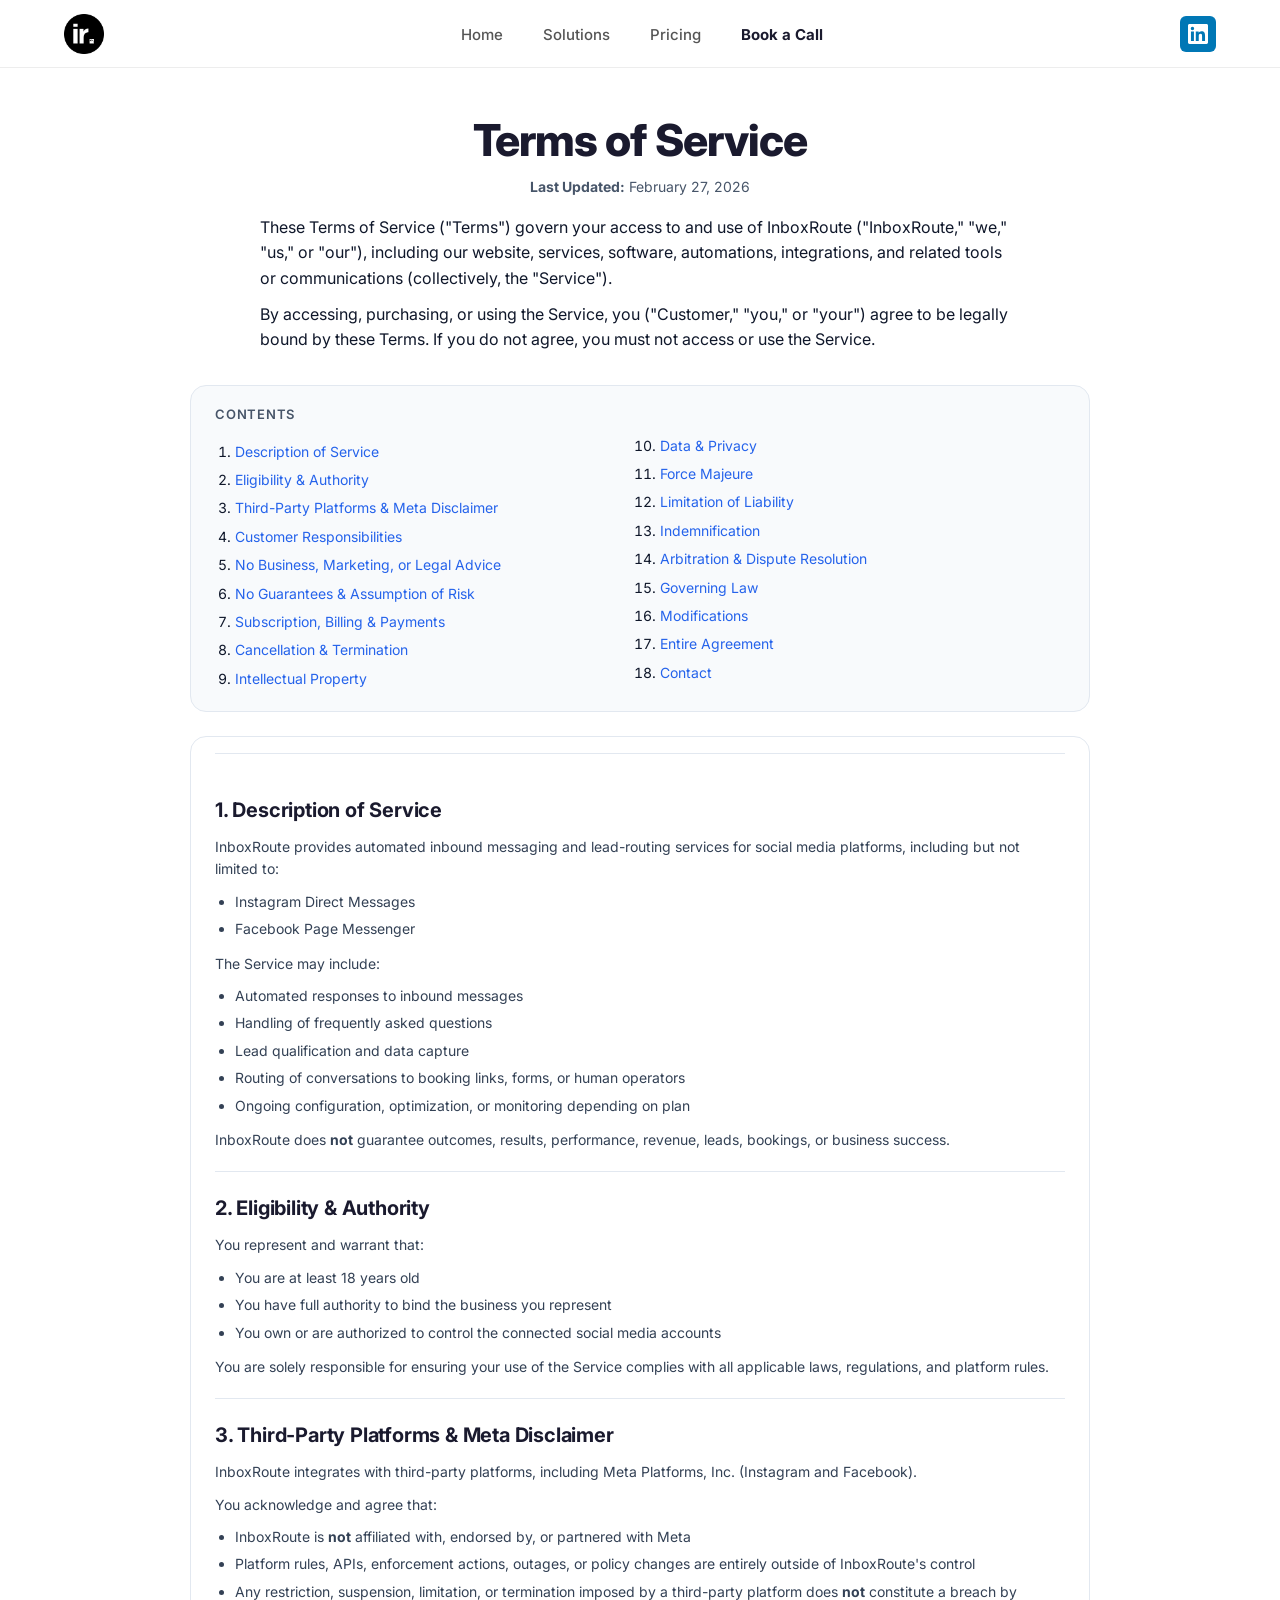
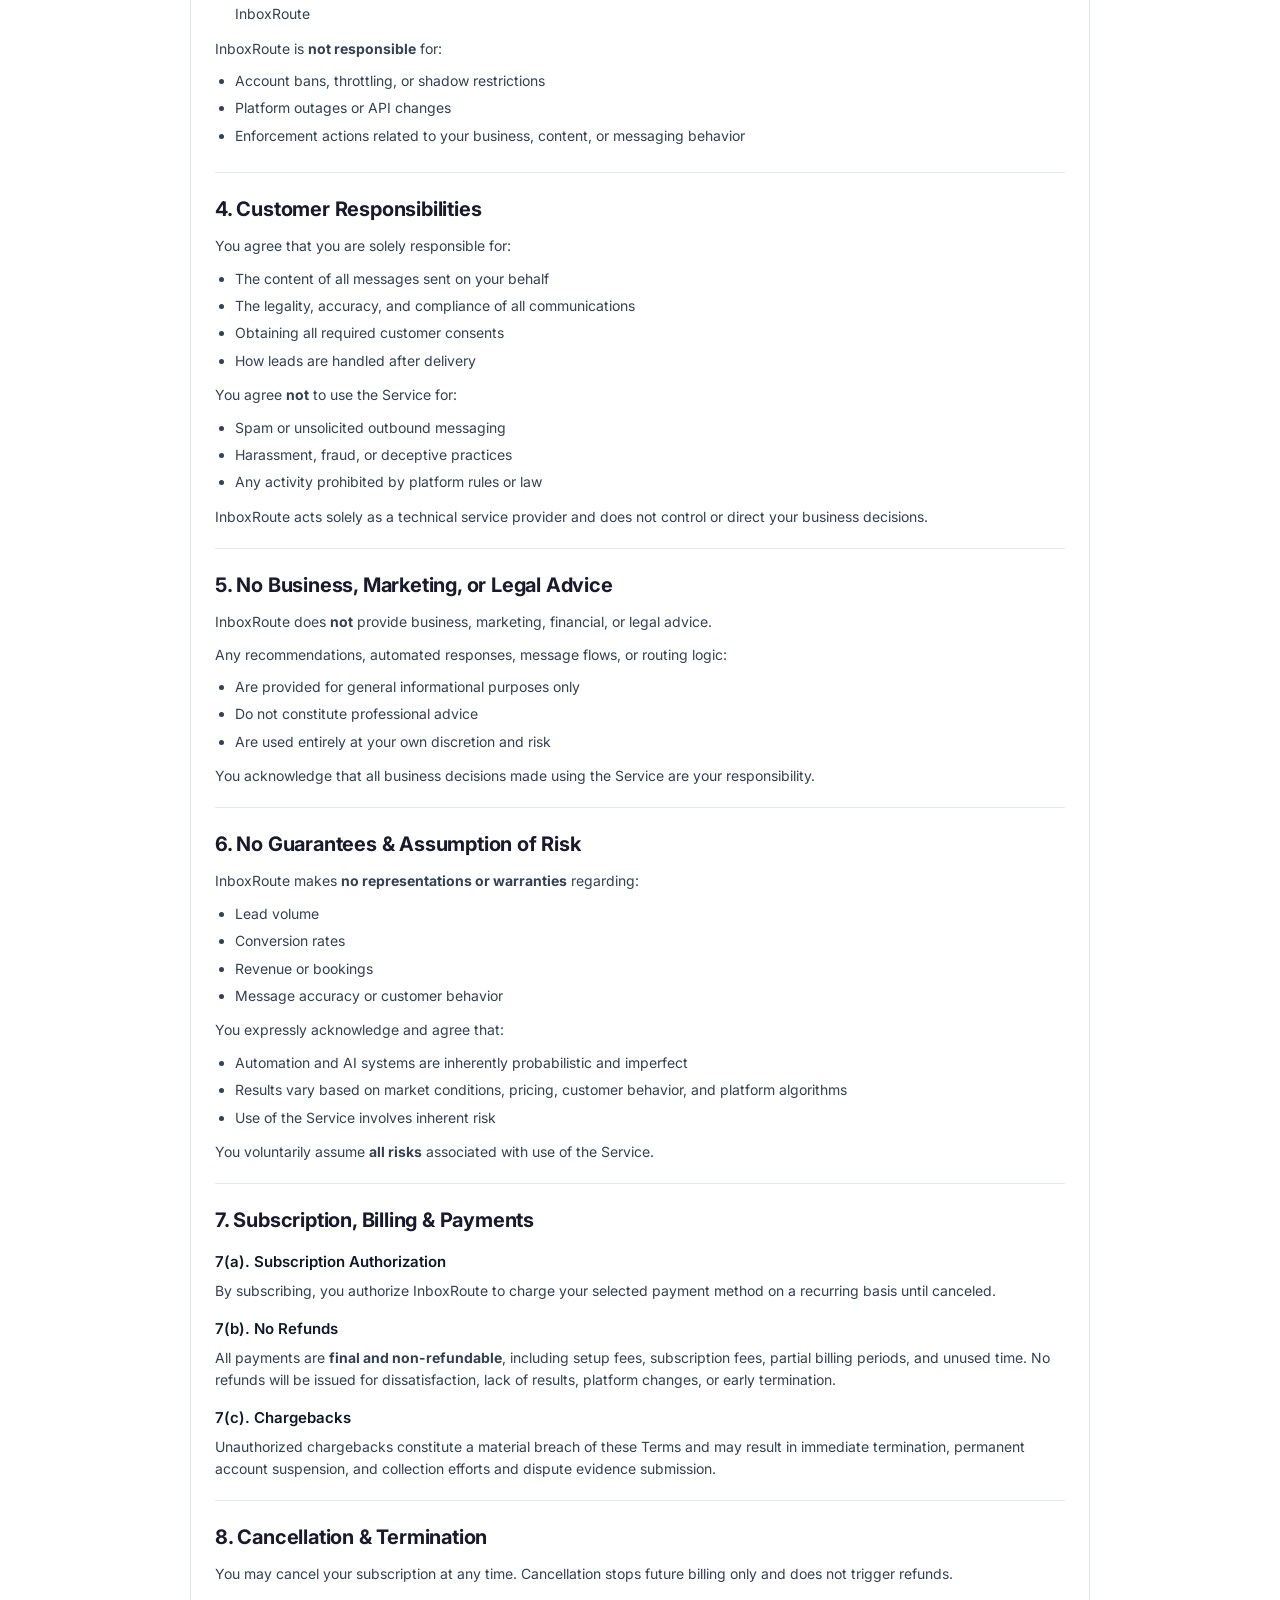
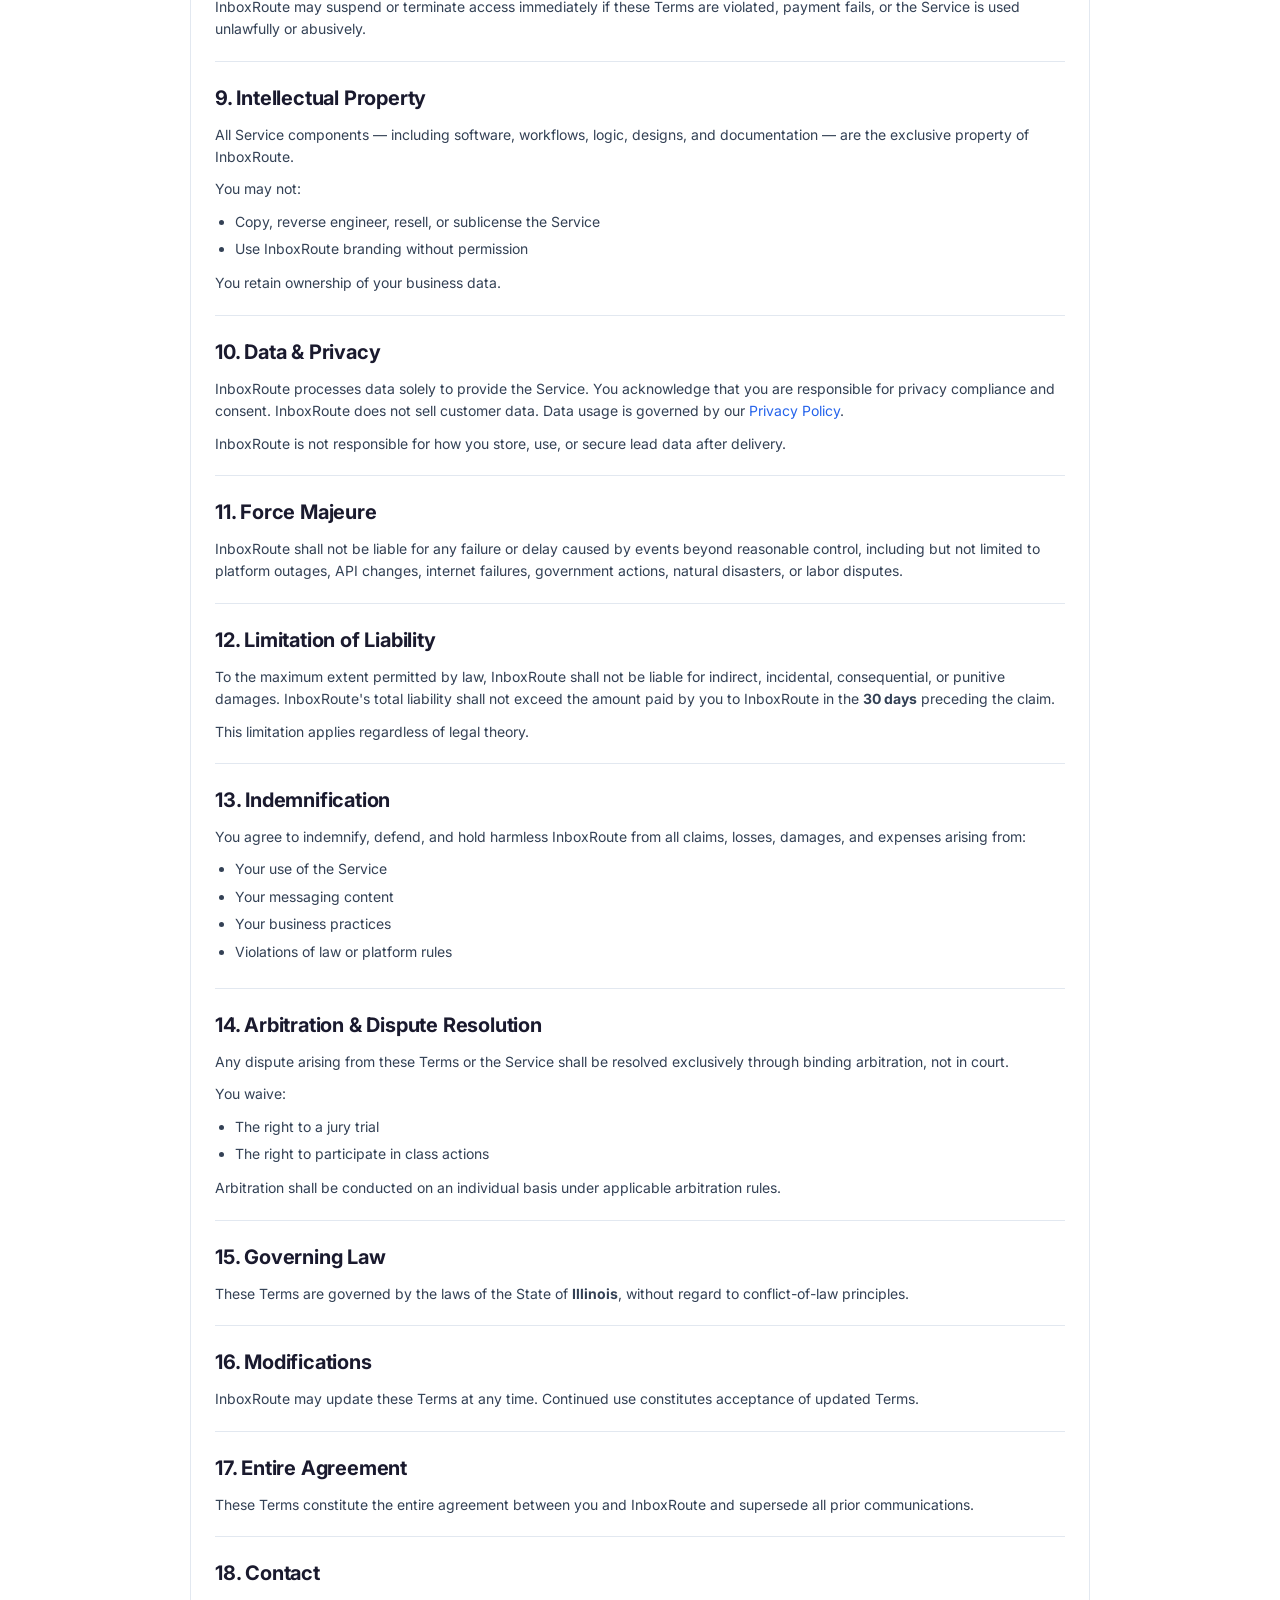
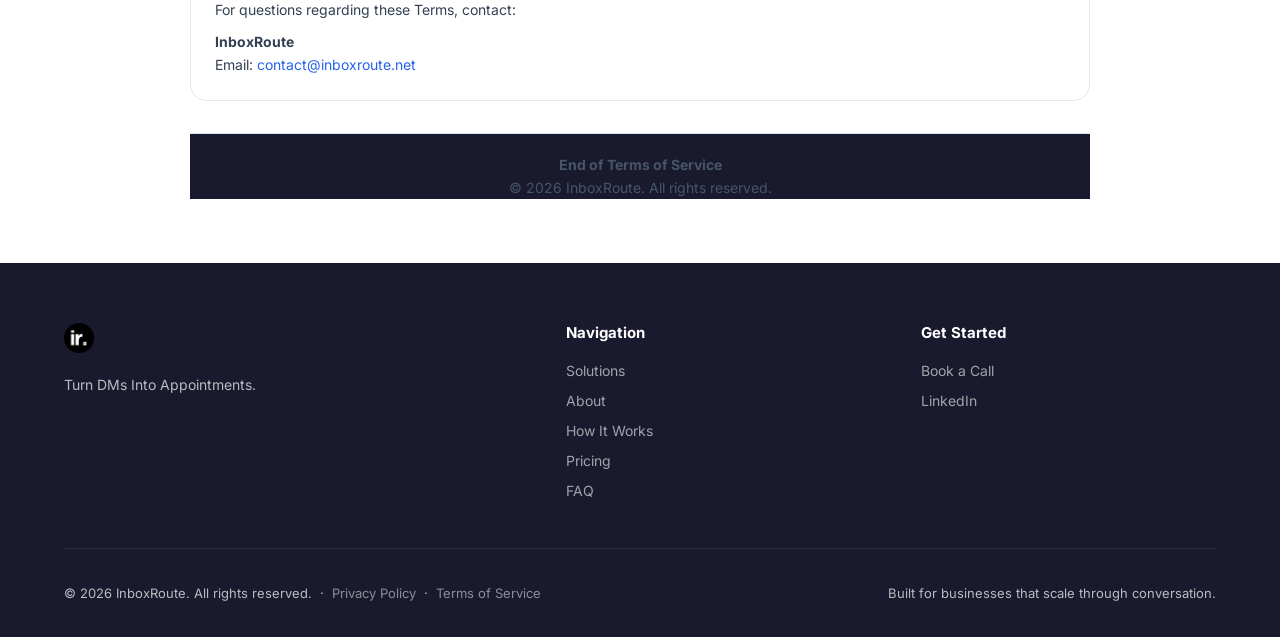
<file: terms.html>
<!DOCTYPE html>
<html lang="en">
<head>
  <meta charset="UTF-8">
  <meta name="viewport" content="width=device-width, initial-scale=1.0">
  <meta name="description" content="Read InboxRoute's Terms of Service. Understand your rights and responsibilities when using our AI DM automation platform.">
  <link rel="canonical" href="https://www.inboxroute.net/terms">
  <meta property="og:type" content="website">
  <meta property="og:site_name" content="InboxRoute">
  <meta property="og:title" content="InboxRoute | Terms of Service">
  <meta property="og:description" content="Read InboxRoute's Terms of Service. Understand your rights and responsibilities when using our AI DM automation platform.">
  <meta property="og:url" content="https://www.inboxroute.net/terms">
  <meta property="og:image" content="https://www.inboxroute.net/og-image.png">
  <meta property="og:image:width" content="1200">
  <meta property="og:image:height" content="630">
  <meta property="og:image:alt" content="InboxRoute — Turn Your DMs into a 24/7 Revenue Engine">
  <meta name="twitter:card" content="summary">
  <meta name="twitter:title" content="InboxRoute | Terms of Service">
  <meta name="twitter:description" content="Read InboxRoute's Terms of Service. Understand your rights and responsibilities when using our AI DM automation platform.">
  <meta name="twitter:image" content="https://www.inboxroute.net/og-image.png">
  <title>InboxRoute | Terms of Service</title>
  <link rel="icon" type="image/x-icon" href="/favicon.ico">
  <link rel="apple-touch-icon" sizes="180x180" href="/apple-touch-icon.png">
  <link rel="icon" type="image/png" sizes="32x32" href="/favicon-32x32.png">
  <link rel="icon" type="image/png" sizes="16x16" href="/favicon-16x16.png">
  <link rel="preconnect" href="https://fonts.googleapis.com">
  <link rel="preconnect" href="https://fonts.gstatic.com" crossorigin>
  <link href="https://fonts.googleapis.com/css2?family=Inter:wght@400;700;800&display=swap" rel="stylesheet">
  <link rel="stylesheet" href="/main.css">
  <style>
    /* ─── LEGAL PAGE ──────────────────────────────────────── */
    :root {
      --ir-text: #0f172a;
      --ir-muted: #475569;
      --ir-border: #e2e8f0;
      --ir-bg: #ffffff;
      --ir-card: #f8fafc;
      --ir-link: #2563eb;
    }

    .ir-legal {
      background: var(--ir-bg);
      color: var(--ir-text);
      font-family: Inter, system-ui, -apple-system, Segoe UI, Roboto, Arial, sans-serif;
      line-height: 1.6;
      padding: 48px 5% 64px;
      margin: 0;
      width: 100%;
    }

    .ir-legal__container {
      max-width: 900px;
      margin: 0 auto;
      width: 100%;
    }

    .ir-legal__header {
      margin-bottom: 32px;
      text-align: center;
    }

    .ir-legal__title {
      font-size: clamp(28px, 5vw, 44px);
      line-height: 1.1;
      margin: 0 0 12px 0;
      letter-spacing: -0.02em;
      font-weight: 800;
      color: #1a1a2e;
    }

    .ir-legal__meta {
      margin: 0 0 16px 0;
      color: var(--ir-muted);
      font-size: 14px;
    }

    .ir-legal__intro {
      margin: 0 0 10px 0;
      color: var(--ir-text);
      font-size: clamp(14px, 2vw, 16px);
      max-width: 760px;
      margin-left: auto;
      margin-right: auto;
      text-align: left;
    }

    .ir-legal__toc {
      border: 1px solid var(--ir-border);
      border-radius: 16px;
      padding: 18px 24px;
      background: var(--ir-card);
      margin: 0 0 8px 0;
    }

    .ir-legal__toc-title {
      font-size: 13px;
      text-transform: uppercase;
      letter-spacing: 0.06em;
      color: var(--ir-muted);
      margin: 0 0 10px 0;
      font-weight: 600;
    }

    .ir-legal__toc-list {
      margin: 0;
      padding: 0 0 0 20px;
      columns: 1;
    }

    @media (min-width: 640px) {
      .ir-legal__toc-list {
        columns: 2;
        column-gap: 20px;
      }
    }

    .ir-legal__toc-list li {
      margin: 6px 0;
      break-inside: avoid;
      font-size: 14px;
    }

    .ir-legal__card {
      border: 1px solid var(--ir-border);
      border-radius: 16px;
      background: #fff;
      padding: 16px 24px 24px;
      margin: 24px 0 0 0;
    }

    .ir-legal__body {
      border-top: 1px solid var(--ir-border);
      padding-top: 20px;
    }

    .ir-legal__section {
      padding: 20px 0;
      border-bottom: 1px solid var(--ir-border);
      overflow-wrap: break-word;
      word-wrap: break-word;
    }

    .ir-legal__section:last-child {
      border-bottom: none;
      padding-bottom: 0;
    }

    .ir-legal__section h2 {
      font-size: clamp(17px, 3vw, 20px);
      margin: 0 0 10px 0;
      letter-spacing: -0.01em;
      font-weight: 700;
      color: #1a1a2e;
    }

    .ir-legal__section h3 {
      font-size: clamp(14px, 2.5vw, 15px);
      margin: 14px 0 6px 0;
      font-weight: 600;
      color: var(--ir-text);
    }

    .ir-legal__section p {
      margin: 0 0 10px 0;
      font-size: 14px;
      color: #334155;
    }

    .ir-legal__section p:last-child { margin-bottom: 0; }

    .ir-legal__section ul {
      margin: 0 0 12px 0;
      padding-left: 20px;
    }

    .ir-legal__section ul:last-child { margin-bottom: 0; }

    .ir-legal__section li {
      margin: 5px 0;
      color: #334155;
      font-size: 14px;
    }

    .ir-legal__contact {
      margin: 10px 0 0 0;
      color: #334155;
      font-size: 14px;
    }

    .ir-legal__footer {
      margin: 32px 0 0 0;
      padding: 20px 0 0 0;
      border-top: 1px solid var(--ir-border);
      color: var(--ir-muted);
      font-size: 14px;
      text-align: center;
    }

    .ir-legal a { color: var(--ir-link); text-decoration: none; }
    .ir-legal a:hover { text-decoration: underline; }

    @media (max-width: 640px) {
      .ir-legal { padding: 32px 4% 48px; }
      .ir-legal__card { padding: 12px 14px 18px; }
      .ir-legal__toc { padding: 14px 16px; }
    }
  </style>
</head>
<body>

<div id="site-nav">
<nav>
  <a href="/" class="nav-logo">
    <img src="InboxRoute_Logo_transparent.png" alt="InboxRoute" width="40" height="40">
  </a>

  <ul class="nav-links">
    <li class="nav-home-link"><a href="/">Home</a></li>
    <li><a href="/solutions">Solutions</a></li>
    <li><a href="/#pricing">Pricing</a></li>
    <li><a href="https://calendly.com/inboxroute-ai/30min" target="_blank" rel="noopener noreferrer" class="book-link">Book a Call</a></li>
  </ul>

  <div class="nav-right">
    <a href="https://www.linkedin.com/company/inboxroute" title="LinkedIn" target="_blank" rel="noopener noreferrer" class="linkedin-icon">
      <svg viewBox="0 0 24 24" xmlns="http://www.w3.org/2000/svg">
        <path d="M20.447 20.452h-3.554v-5.569c0-1.328-.027-3.037-1.852-3.037-1.853 0-2.136 1.445-2.136 2.939v5.667H9.351V9h3.414v1.561h.046c.477-.9 1.637-1.85 3.37-1.85 3.601 0 4.267 2.37 4.267 5.455v6.286zM5.337 7.433a2.062 2.062 0 01-2.063-2.065 2.064 2.064 0 112.063 2.065zm1.782 13.019H3.555V9h3.564v11.452zM22.225 0H1.771C.792 0 0 .774 0 1.729v20.542C0 23.227.792 24 1.771 24h20.451C23.2 24 24 23.227 24 22.271V1.729C24 .774 23.2 0 22.222 0h.003z"/>
      </svg>
    </a>
    <button type="button" class="hamburger" id="hamburger-btn" aria-label="Menu" aria-expanded="false">
      <span></span><span></span><span></span>
    </button>
  </div>
</nav>

<div class="mobile-menu" id="mobile-menu">
  <a href="/" class="nav-home-link">Home</a>
  <a href="/solutions">Solutions</a>
  <a href="/#pricing">Pricing</a>
  <a href="https://calendly.com/inboxroute-ai/30min" target="_blank" rel="noopener noreferrer">Book a Call</a>
  <a href="https://www.linkedin.com/company/inboxroute" target="_blank" rel="noopener noreferrer">
    <span class="mobile-li-icon">
      <svg viewBox="0 0 24 24" xmlns="http://www.w3.org/2000/svg"><path d="M20.447 20.452h-3.554v-5.569c0-1.328-.027-3.037-1.852-3.037-1.853 0-2.136 1.445-2.136 2.939v5.667H9.351V9h3.414v1.561h.046c.477-.9 1.637-1.85 3.37-1.85 3.601 0 4.267 2.37 4.267 5.455v6.286zM5.337 7.433a2.062 2.062 0 01-2.063-2.065 2.064 2.064 0 112.063 2.065zm1.782 13.019H3.555V9h3.564v11.452zM22.225 0H1.771C.792 0 0 .774 0 1.729v20.542C0 23.227.792 24 1.771 24h20.451C23.2 24 24 23.227 24 22.271V1.729C24 .774 23.2 0 22.222 0h.003z"/></svg>
    </span>
    LinkedIn
  </a>
</div>
</div>
<script>
  (function(){
    var btn = document.getElementById('hamburger-btn');
    if (btn) btn.addEventListener('click', function(){
      var open = document.getElementById('mobile-menu').classList.toggle('open');
      btn.setAttribute('aria-expanded', open);
    });
    document.querySelectorAll('#mobile-menu a').forEach(function(a){
      a.addEventListener('click', function(){
        document.getElementById('mobile-menu').classList.remove('open');
        if (btn) btn.setAttribute('aria-expanded', 'false');
      });
    });
    document.addEventListener('click', function(e){
      if (!e.target.closest('nav') && !e.target.closest('#mobile-menu')) {
        var m = document.getElementById('mobile-menu');
        if (m) m.classList.remove('open');
        if (btn) btn.setAttribute('aria-expanded', 'false');
      }
    });
  })();
</script>

<!-- ─── TERMS OF SERVICE ──────────────────────────────────── -->
<section class="ir-legal">
  <div class="ir-legal__container">

    <header class="ir-legal__header">
      <h1 class="ir-legal__title">Terms of Service</h1>
      <p class="ir-legal__meta"><strong>Last Updated:</strong> February 27, 2026</p>
      <p class="ir-legal__intro">These Terms of Service ("Terms") govern your access to and use of InboxRoute ("InboxRoute," "we," "us," or "our"), including our website, services, software, automations, integrations, and related tools or communications (collectively, the "Service").</p>
      <p class="ir-legal__intro">By accessing, purchasing, or using the Service, you ("Customer," "you," or "your") agree to be legally bound by these Terms. If you do not agree, you must not access or use the Service.</p>
    </header>

    <div class="ir-legal__toc" role="navigation" aria-label="Table of contents">
      <h2 class="ir-legal__toc-title">Contents</h2>
      <ol class="ir-legal__toc-list">
        <li><a href="#sec-1">Description of Service</a></li>
        <li><a href="#sec-2">Eligibility &amp; Authority</a></li>
        <li><a href="#sec-3">Third-Party Platforms &amp; Meta Disclaimer</a></li>
        <li><a href="#sec-4">Customer Responsibilities</a></li>
        <li><a href="#sec-5">No Business, Marketing, or Legal Advice</a></li>
        <li><a href="#sec-6">No Guarantees &amp; Assumption of Risk</a></li>
        <li><a href="#sec-7">Subscription, Billing &amp; Payments</a></li>
        <li><a href="#sec-8">Cancellation &amp; Termination</a></li>
        <li><a href="#sec-9">Intellectual Property</a></li>
        <li><a href="#sec-10">Data &amp; Privacy</a></li>
        <li><a href="#sec-11">Force Majeure</a></li>
        <li><a href="#sec-12">Limitation of Liability</a></li>
        <li><a href="#sec-13">Indemnification</a></li>
        <li><a href="#sec-14">Arbitration &amp; Dispute Resolution</a></li>
        <li><a href="#sec-15">Governing Law</a></li>
        <li><a href="#sec-16">Modifications</a></li>
        <li><a href="#sec-17">Entire Agreement</a></li>
        <li><a href="#sec-18">Contact</a></li>
      </ol>
    </div>

    <div class="ir-legal__card">
      <article class="ir-legal__body">

        <section id="sec-1" class="ir-legal__section">
          <h2>1. Description of Service</h2>
          <p>InboxRoute provides automated inbound messaging and lead-routing services for social media platforms, including but not limited to:</p>
          <ul>
            <li>Instagram Direct Messages</li>
            <li>Facebook Page Messenger</li>
          </ul>
          <p>The Service may include:</p>
          <ul>
            <li>Automated responses to inbound messages</li>
            <li>Handling of frequently asked questions</li>
            <li>Lead qualification and data capture</li>
            <li>Routing of conversations to booking links, forms, or human operators</li>
            <li>Ongoing configuration, optimization, or monitoring depending on plan</li>
          </ul>
          <p>InboxRoute does <strong>not</strong> guarantee outcomes, results, performance, revenue, leads, bookings, or business success.</p>
        </section>

        <section id="sec-2" class="ir-legal__section">
          <h2>2. Eligibility &amp; Authority</h2>
          <p>You represent and warrant that:</p>
          <ul>
            <li>You are at least 18 years old</li>
            <li>You have full authority to bind the business you represent</li>
            <li>You own or are authorized to control the connected social media accounts</li>
          </ul>
          <p>You are solely responsible for ensuring your use of the Service complies with all applicable laws, regulations, and platform rules.</p>
        </section>

        <section id="sec-3" class="ir-legal__section">
          <h2>3. Third-Party Platforms &amp; Meta Disclaimer</h2>
          <p>InboxRoute integrates with third-party platforms, including Meta Platforms, Inc. (Instagram and Facebook).</p>
          <p>You acknowledge and agree that:</p>
          <ul>
            <li>InboxRoute is <strong>not</strong> affiliated with, endorsed by, or partnered with Meta</li>
            <li>Platform rules, APIs, enforcement actions, outages, or policy changes are entirely outside of InboxRoute's control</li>
            <li>Any restriction, suspension, limitation, or termination imposed by a third-party platform does <strong>not</strong> constitute a breach by InboxRoute</li>
          </ul>
          <p>InboxRoute is <strong>not responsible</strong> for:</p>
          <ul>
            <li>Account bans, throttling, or shadow restrictions</li>
            <li>Platform outages or API changes</li>
            <li>Enforcement actions related to your business, content, or messaging behavior</li>
          </ul>
        </section>

        <section id="sec-4" class="ir-legal__section">
          <h2>4. Customer Responsibilities</h2>
          <p>You agree that you are solely responsible for:</p>
          <ul>
            <li>The content of all messages sent on your behalf</li>
            <li>The legality, accuracy, and compliance of all communications</li>
            <li>Obtaining all required customer consents</li>
            <li>How leads are handled after delivery</li>
          </ul>
          <p>You agree <strong>not</strong> to use the Service for:</p>
          <ul>
            <li>Spam or unsolicited outbound messaging</li>
            <li>Harassment, fraud, or deceptive practices</li>
            <li>Any activity prohibited by platform rules or law</li>
          </ul>
          <p>InboxRoute acts solely as a technical service provider and does not control or direct your business decisions.</p>
        </section>

        <section id="sec-5" class="ir-legal__section">
          <h2>5. No Business, Marketing, or Legal Advice</h2>
          <p>InboxRoute does <strong>not</strong> provide business, marketing, financial, or legal advice.</p>
          <p>Any recommendations, automated responses, message flows, or routing logic:</p>
          <ul>
            <li>Are provided for general informational purposes only</li>
            <li>Do not constitute professional advice</li>
            <li>Are used entirely at your own discretion and risk</li>
          </ul>
          <p>You acknowledge that all business decisions made using the Service are your responsibility.</p>
        </section>

        <section id="sec-6" class="ir-legal__section">
          <h2>6. No Guarantees &amp; Assumption of Risk</h2>
          <p>InboxRoute makes <strong>no representations or warranties</strong> regarding:</p>
          <ul>
            <li>Lead volume</li>
            <li>Conversion rates</li>
            <li>Revenue or bookings</li>
            <li>Message accuracy or customer behavior</li>
          </ul>
          <p>You expressly acknowledge and agree that:</p>
          <ul>
            <li>Automation and AI systems are inherently probabilistic and imperfect</li>
            <li>Results vary based on market conditions, pricing, customer behavior, and platform algorithms</li>
            <li>Use of the Service involves inherent risk</li>
          </ul>
          <p>You voluntarily assume <strong>all risks</strong> associated with use of the Service.</p>
        </section>

        <section id="sec-7" class="ir-legal__section">
          <h2>7. Subscription, Billing &amp; Payments</h2>
          <h3>7(a). Subscription Authorization</h3>
          <p>By subscribing, you authorize InboxRoute to charge your selected payment method on a recurring basis until canceled.</p>
          <h3>7(b). No Refunds</h3>
          <p>All payments are <strong>final and non-refundable</strong>, including setup fees, subscription fees, partial billing periods, and unused time. No refunds will be issued for dissatisfaction, lack of results, platform changes, or early termination.</p>
          <h3>7(c). Chargebacks</h3>
          <p>Unauthorized chargebacks constitute a material breach of these Terms and may result in immediate termination, permanent account suspension, and collection efforts and dispute evidence submission.</p>
        </section>

        <section id="sec-8" class="ir-legal__section">
          <h2>8. Cancellation &amp; Termination</h2>
          <p>You may cancel your subscription at any time. Cancellation stops future billing only and does not trigger refunds.</p>
          <p>InboxRoute may suspend or terminate access immediately if these Terms are violated, payment fails, or the Service is used unlawfully or abusively.</p>
        </section>

        <section id="sec-9" class="ir-legal__section">
          <h2>9. Intellectual Property</h2>
          <p>All Service components — including software, workflows, logic, designs, and documentation — are the exclusive property of InboxRoute.</p>
          <p>You may not:</p>
          <ul>
            <li>Copy, reverse engineer, resell, or sublicense the Service</li>
            <li>Use InboxRoute branding without permission</li>
          </ul>
          <p>You retain ownership of your business data.</p>
        </section>

        <section id="sec-10" class="ir-legal__section">
          <h2>10. Data &amp; Privacy</h2>
          <p>InboxRoute processes data solely to provide the Service. You acknowledge that you are responsible for privacy compliance and consent. InboxRoute does not sell customer data. Data usage is governed by our <a href="privacy.html">Privacy Policy</a>.</p>
          <p>InboxRoute is not responsible for how you store, use, or secure lead data after delivery.</p>
        </section>

        <section id="sec-11" class="ir-legal__section">
          <h2>11. Force Majeure</h2>
          <p>InboxRoute shall not be liable for any failure or delay caused by events beyond reasonable control, including but not limited to platform outages, API changes, internet failures, government actions, natural disasters, or labor disputes.</p>
        </section>

        <section id="sec-12" class="ir-legal__section">
          <h2>12. Limitation of Liability</h2>
          <p>To the maximum extent permitted by law, InboxRoute shall not be liable for indirect, incidental, consequential, or punitive damages. InboxRoute's total liability shall not exceed the amount paid by you to InboxRoute in the <strong>30 days</strong> preceding the claim.</p>
          <p>This limitation applies regardless of legal theory.</p>
        </section>

        <section id="sec-13" class="ir-legal__section">
          <h2>13. Indemnification</h2>
          <p>You agree to indemnify, defend, and hold harmless InboxRoute from all claims, losses, damages, and expenses arising from:</p>
          <ul>
            <li>Your use of the Service</li>
            <li>Your messaging content</li>
            <li>Your business practices</li>
            <li>Violations of law or platform rules</li>
          </ul>
        </section>

        <section id="sec-14" class="ir-legal__section">
          <h2>14. Arbitration &amp; Dispute Resolution</h2>
          <p>Any dispute arising from these Terms or the Service shall be resolved exclusively through binding arbitration, not in court.</p>
          <p>You waive:</p>
          <ul>
            <li>The right to a jury trial</li>
            <li>The right to participate in class actions</li>
          </ul>
          <p>Arbitration shall be conducted on an individual basis under applicable arbitration rules.</p>
        </section>

        <section id="sec-15" class="ir-legal__section">
          <h2>15. Governing Law</h2>
          <p>These Terms are governed by the laws of the State of <strong>Illinois</strong>, without regard to conflict-of-law principles.</p>
        </section>

        <section id="sec-16" class="ir-legal__section">
          <h2>16. Modifications</h2>
          <p>InboxRoute may update these Terms at any time. Continued use constitutes acceptance of updated Terms.</p>
        </section>

        <section id="sec-17" class="ir-legal__section">
          <h2>17. Entire Agreement</h2>
          <p>These Terms constitute the entire agreement between you and InboxRoute and supersede all prior communications.</p>
        </section>

        <section id="sec-18" class="ir-legal__section">
          <h2>18. Contact</h2>
          <p>For questions regarding these Terms, contact:</p>
          <p class="ir-legal__contact">
            <strong>InboxRoute</strong><br>
            Email: <a href="mailto:contact@inboxroute.net">contact@inboxroute.net</a>
          </p>
        </section>

      </article>
    </div>

    <footer class="ir-legal__footer">
      <p><strong>End of Terms of Service</strong></p>
      <p>© <span id="ir-year">2026</span> InboxRoute. All rights reserved.</p>
    </footer>

  </div>
</section>

<div id="site-footer">
<footer>
  <div class="footer-inner">
    <div class="footer-top">
      <div class="footer-brand">
        <div class="footer-logo-wrap">
          <img src="InboxRoute_Logo_transparent.png" alt="InboxRoute" class="footer-logo-img" width="40" height="40">
        </div>
        <p>Turn DMs Into Appointments.</p>
      </div>
      <div class="footer-col">
        <h4>Navigation</h4>
        <ul>
          <li><a href="/solutions">Solutions</a></li>
          <li><a href="/about">About</a></li>
          <li><a href="/#how-it-works">How It Works</a></li>
          <li><a href="/#pricing">Pricing</a></li>
          <li><a href="/#faq">FAQ</a></li>
        </ul>
      </div>
      <div class="footer-col">
        <h4>Get Started</h4>
        <ul>
          <li><a href="https://calendly.com/inboxroute-ai/30min" target="_blank" rel="noopener noreferrer">Book a Call</a></li>
          <li><a href="https://www.linkedin.com/company/inboxroute" target="_blank" rel="noopener noreferrer">LinkedIn</a></li>
        </ul>
      </div>
    </div>
    <div class="footer-bottom">
      <span>&copy; 2026 InboxRoute. All rights reserved. &nbsp;·&nbsp; <a href="/privacy" class="footer-legal-link">Privacy Policy</a> &nbsp;·&nbsp; <a href="/terms" class="footer-legal-link">Terms of Service</a></span>
      <span>Built for businesses that scale through conversation.</span>
    </div>
  </div>
</footer>
</div>

<script>
  try {
    var y = document.getElementById('ir-year');
    if (y) y.textContent = String(new Date().getFullYear());
  } catch(e) {}
</script>
</body>
</html>
</file>
<file: main.css>
/* ─── SHARED BASE ────────────────────────────────────────── */
*, *::before, *::after { margin: 0; padding: 0; box-sizing: border-box; }
html { scroll-behavior: smooth; }
body {
  font-family: 'Inter', -apple-system, BlinkMacSystemFont, 'Segoe UI', sans-serif;
  background: #fff;
  color: #1a1a2e;
  overflow-x: hidden;
}

/* ─── TESTIMONIAL CAROUSEL ──────────────────────────────── */
.testimonial-carousel {
  max-width: 680px;
  margin: 0 auto;
}

.carousel-track {
  position: relative;
}

.testimonial-slide {
  display: none;
}

.testimonial-slide.active {
  display: block;
  animation: carouselFade 0.4s ease;
}

@keyframes carouselFade {
  from { opacity: 0; transform: translateY(6px); }
  to   { opacity: 1; transform: translateY(0); }
}

.carousel-controls {
  display: flex;
  align-items: center;
  justify-content: center;
  gap: 20px;
  margin-top: 24px;
}

.carousel-btn {
  width: 44px;
  height: 44px;
  border-radius: 50%;
  border: 1.5px solid #e5e7eb;
  background: #fff;
  cursor: pointer;
  color: #1a1a2e;
  display: flex;
  align-items: center;
  justify-content: center;
  box-shadow: 0 1px 4px rgba(0,0,0,0.08);
  transition: border-color 0.2s, color 0.2s, box-shadow 0.2s, transform 0.2s;
  flex-shrink: 0;
}

.carousel-btn svg {
  width: 16px;
  height: 16px;
  display: block;
}

.carousel-btn:hover {
  border-color: #0084ff;
  color: #0084ff;
  box-shadow: 0 4px 12px rgba(0,132,255,0.18);
  transform: scale(1.06);
}

.carousel-dots {
  display: flex;
  gap: 7px;
  align-items: center;
}

.carousel-dot {
  width: 8px;
  height: 8px;
  border-radius: 50%;
  background: #d1d5db;
  cursor: pointer;
  border: none;
  padding: 0;
  transition: background 0.2s, transform 0.2s, width 0.2s;
}

.carousel-dot.active {
  background: #0084ff;
  transform: scale(1.3);
}

/* ─── CONTEXTUAL INTERNAL LINKS ──────────────────────────── */
.inline-link {
  color: #0084ff;
  text-decoration: none;
}

/* ─── GLOBAL NAV ─────────────────────────────────────────── */
#site-nav {
  position: sticky;
  top: 0;
  z-index: 100;
}

nav {
  background: rgba(255,255,255,0.92);
  -webkit-backdrop-filter: blur(12px);
  backdrop-filter: blur(12px);
  border-bottom: 1px solid rgba(0,0,0,0.07);
  padding: 0 5%;
  height: 68px;
  display: flex;
  align-items: center;
  justify-content: space-between;
}

.nav-logo {
  display: flex;
  align-items: center;
  gap: 10px;
  text-decoration: none;
}

.nav-logo img { height: 40px; width: auto; }

.nav-links {
  display: flex;
  align-items: center;
  gap: 40px;
  list-style: none;
}

.nav-links a {
  text-decoration: none;
  font-size: 15px;
  font-weight: 500;
  color: #555;
  transition: color 0.2s;
}

.nav-links a:hover { color: #1a1a2e; }

.nav-links .book-link {
  color: #1a1a2e;
  font-weight: 700;
}

.nav-right {
  display: flex;
  align-items: center;
  gap: 20px;
}

.linkedin-icon {
  width: 36px;
  height: 36px;
  background: #0077b5;
  border-radius: 6px;
  display: flex;
  align-items: center;
  justify-content: center;
  text-decoration: none;
  transition: opacity 0.2s, transform 0.2s;
  flex-shrink: 0;
}

.linkedin-icon:hover { opacity: 0.85; transform: translateY(-1px); }
.linkedin-icon svg { width: 20px; height: 20px; fill: white; }

.hamburger {
  display: none;
  flex-direction: column;
  gap: 5px;
  cursor: pointer;
  padding: 4px;
  background: none;
  border: none;
}

.hamburger span {
  display: block;
  width: 24px;
  height: 2px;
  background: #1a1a2e;
  border-radius: 2px;
  transition: all 0.3s;
}

.mobile-menu {
  display: none;
  position: fixed;
  top: 68px;
  left: 0;
  right: 0;
  background: white;
  border-bottom: 1px solid #f0f0f0;
  padding: 20px 5%;
  flex-direction: column;
  gap: 16px;
  z-index: 99;
  box-shadow: 0 8px 24px rgba(0,0,0,0.08);
}

.mobile-menu.open { display: flex; }

.mobile-menu a {
  text-decoration: none;
  font-size: 16px;
  font-weight: 500;
  color: #1a1a2e;
  padding: 14px 0;
  border-bottom: 1px solid #f5f5f5;
  display: flex;
  align-items: center;
  gap: 10px;
}

.mobile-menu a:last-child { border-bottom: none; }

.mobile-li-icon {
  width: 28px;
  height: 28px;
  background: #0077b5;
  border-radius: 5px;
  display: flex;
  align-items: center;
  justify-content: center;
  flex-shrink: 0;
}

.mobile-li-icon svg { width: 16px; height: 16px; fill: white; }

@media (max-width: 900px) {
  .nav-links { display: none; }
  .hamburger { display: flex; }
  .nav-right .linkedin-icon { display: none; }
}

/* Focus visible – keyboard accessibility */
:focus-visible {
  outline: 2px solid #7c3aed;
  outline-offset: 3px;
  border-radius: 4px;
}

/* ─── FOOTER BOTTOM PIN ─────────────────────────────────── */
body { min-height: 100vh; display: flex; flex-direction: column; }
#site-footer { margin-top: auto; }

/* ─── GLOBAL FOOTER ─────────────────────────────────────── */
.footer-logo-wrap {
  display: inline-block;
  margin-bottom: 16px;
}

.footer-logo-img {
  height: 30px;
  width: auto;
  display: block;
}

footer {
  background: #1a1a2e;
  color: rgba(255,255,255,0.7);
  padding: 60px 5% 36px;
  font-family: 'Inter', -apple-system, BlinkMacSystemFont, 'Segoe UI', sans-serif;
}

.footer-inner {
  max-width: 1200px;
  margin: 0 auto;
}

.footer-top {
  display: grid;
  grid-template-columns: 1.5fr 1fr 1fr;
  gap: 60px;
  padding-bottom: 48px;
  border-bottom: 1px solid rgba(255,255,255,0.1);
  margin-bottom: 36px;
}

.footer-brand p {
  font-size: 14px;
  line-height: 1.7;
  max-width: 280px;
}

.footer-col h4 {
  color: white;
  font-size: 15px;
  font-weight: 700;
  margin-bottom: 18px;
}

.footer-col ul {
  list-style: none;
  display: flex;
  flex-direction: column;
  gap: 10px;
  padding: 0;
  margin: 0;
}

.footer-col ul a {
  text-decoration: none;
  font-size: 14px;
  color: rgba(255,255,255,0.6);
  transition: color 0.2s;
}

.footer-col ul a:hover { color: white; }

.footer-bottom {
  display: flex;
  justify-content: space-between;
  align-items: center;
  font-size: 13px;
  flex-wrap: wrap;
  gap: 12px;
}

.footer-legal-link {
  color: rgba(255,255,255,0.5);
  text-decoration: none;
}

.footer-legal-link:hover { color: rgba(255,255,255,0.8); }

@media (max-width: 1024px) {
  .footer-top {
    grid-template-columns: 1fr 1fr;
    gap: 40px;
  }
  .footer-brand {
    grid-column: 1 / 3;
  }
}

@media (max-width: 600px) {
  .footer-top {
    grid-template-columns: 1fr;
    gap: 28px;
  }
  .footer-brand {
    grid-column: 1;
    text-align: center;
  }
  .footer-brand p {
    max-width: 100%;
  }
  .footer-col {
    text-align: center;
  }
  .footer-col ul {
    align-items: center;
  }
  .footer-bottom {
    flex-direction: column;
    text-align: center;
  }
}

/* ─── SOLUTION CARDS (solutions.html — What InboxRoute Solves) ── */
.solution-card {
  background: #fff;
  border: 2px solid #e5e7eb;
  border-radius: 16px;
  padding: 24px 20px;
  position: relative;
  overflow: hidden;
  transition: border-color 0.3s, box-shadow 0.3s;
}

.solution-card::before {
  content: '';
  position: absolute;
  top: 0; left: 0;
  width: 100%; height: 3px;
  background: linear-gradient(90deg, #0084ff, #00c6ff);
  transform: scaleX(0);
  transform-origin: left;
  transition: transform 0.3s ease;
}

.solution-card:hover::before { transform: scaleX(1); }
.solution-card:hover { box-shadow: 0 8px 28px rgba(0,0,0,0.08); }

.solution-title {
  font-size: 18px;
  font-weight: 700;
  color: #1a1a2e;
  margin-bottom: 8px;
}

.solution-description {
  font-size: 14px;
  color: #555;
  line-height: 1.6;
}

/* ─── CIRCULAR ARC — HOW IT WORKS (solutions.html) ──────── */
.circ-heading {
  font-size: clamp(24px, 4vw, 36px);
  font-weight: 800;
  color: #111;
  text-align: center;
  letter-spacing: -0.02em;
  margin-bottom: 40px;
}

/*
  700px total container. The dashed ring sits inset 190px each side
  so its diameter = 700 - 380 = 320px, centred at 350px.
  Nodes sit at the four cardinal points, offset so their inner edge
  touches just outside the ring.
*/
.circ-container {
  position: relative;
  width: 700px;
  height: 700px;
  margin: 0 auto;
  display: block;
}

.circ-ring {
  position: absolute;
  top: 190px;
  left: 190px;
  right: 190px;
  bottom: 190px;
  border-radius: 50%;
  border: 2px dashed #d1d5db;
}

.circ-center {
  position: absolute;
  top: 50%;
  left: 50%;
  transform: translate(-50%, -50%);
  width: 110px;
  height: 110px;
  border-radius: 50%;
  background: #0084ff;
  display: flex;
  flex-direction: column;
  align-items: center;
  justify-content: center;
  box-shadow: 0 6px 24px rgba(0,132,255,0.3);
}

.circ-center-num {
  font-size: 26px;
  font-weight: 800;
  color: #fff;
  line-height: 1;
  letter-spacing: -0.02em;
}

.circ-center-label {
  font-size: 9px;
  font-weight: 700;
  color: rgba(255,255,255,0.8);
  letter-spacing: 0.12em;
  text-transform: uppercase;
  margin-top: 3px;
}

/* All nodes share a min-width so text never collapses */
.circ-node {
  position: absolute;
  min-width: 180px;
  max-width: 180px;
}

/* Top — 12 o'clock: centred horizontally, sits at the very top */
.circ-node-top {
  top: 0;
  left: 50%;
  transform: translateX(-50%);
  text-align: center;
}

/* Right — 3 o'clock: vertically centred, right edge of container */
.circ-node-right {
  top: 50%;
  right: 0;
  transform: translateY(-50%);
  text-align: center;
}

/* Bottom — 6 o'clock: centred horizontally, sits at the very bottom */
.circ-node-bottom {
  bottom: 0;
  left: 50%;
  transform: translateX(-50%);
  text-align: center;
}

/* Left — 9 o'clock: vertically centred, left edge of container */
.circ-node-left {
  top: 50%;
  left: 0;
  transform: translateY(-50%);
  text-align: center;
}

.circ-dot {
  width: 42px;
  height: 42px;
  border-radius: 50%;
  border: 2px solid #0084ff;
  color: #0084ff;
  font-size: 13px;
  font-weight: 800;
  display: inline-flex;
  align-items: center;
  justify-content: center;
  margin-bottom: 8px;
  background: #fff;
}

.circ-node-top .circ-dot,
.circ-node-bottom .circ-dot {
  display: flex;
  margin: 0 auto 8px;
}

.circ-node-right .circ-dot {
  display: flex;
  margin: 0 auto 8px;
}

.circ-node-left .circ-dot {
  display: flex;
  margin: 0 auto 8px;
}

.circ-node-title {
  font-size: 15px;
  font-weight: 700;
  color: #111;
  margin-bottom: 4px;
}

.circ-node-desc {
  font-size: 13px;
  color: #6b7280;
  line-height: 1.5;
}

/* Mobile fallback */
.circ-mobile-list { display: none; }

@media (max-width: 600px) {
  .circ-container { display: none; }

  .circ-mobile-list {
    display: flex;
    flex-direction: column;
    gap: 24px;
    list-style: none;
    padding: 0;
    max-width: 480px;
    margin: 0 auto;
  }

  .circ-mobile-list li {
    display: flex;
    gap: 16px;
    align-items: flex-start;
  }

  .circ-ml-num {
    width: 40px;
    height: 40px;
    border-radius: 50%;
    border: 2px solid #0084ff;
    color: #0084ff;
    font-size: 13px;
    font-weight: 800;
    display: flex;
    align-items: center;
    justify-content: center;
    flex-shrink: 0;
  }

  .circ-ml-title {
    font-size: 16px;
    font-weight: 700;
    color: #111;
    margin-bottom: 4px;
  }

  .circ-ml-desc {
    font-size: 14px;
    color: #6b7280;
    line-height: 1.5;
  }
}

/* ─── SOLUTIONS NAV LINKS ────────────────────────────────── */
.solutions-nav-links {
  text-align: center;
  margin-top: 32px;
}
.solutions-nav-link {
  color: #0084ff;
  font-weight: 600;
  text-decoration: none;
  margin: 0 16px;
}
.solutions-nav-link:hover {
  text-decoration: underline;
}

/* ─── BUILT FOR YOUR INDUSTRY (ind10) ────────────────────── */
.ind10-wrap {
  background: #fff;
  border: 1.5px solid #e5e7eb;
  border-radius: 20px;
  overflow: hidden;
}
.ind10-heading {
  font-size: clamp(22px, 3vw, 30px);
  font-weight: 800;
  color: #111;
  letter-spacing: -0.02em;
  text-align: center;
  padding: 40px 40px 28px;
  background: #fff;
}
.ind10-strip {
  background: #f1f3f5;
  padding: 32px 40px;
}
.ind10-stats {
  display: flex;
  align-items: center;
  gap: 0;
}
.ind10-stat { flex: 1; text-align: center; padding: 0 16px; }
.ind10-stat-div { width: 1px; background: #ddd; align-self: stretch; }
.ind10-stat-num {
  font-size: 28px;
  font-weight: 800;
  color: #2563EB;
  letter-spacing: -0.03em;
  margin-bottom: 4px;
}
.ind10-stat-label { font-size: 12px; color: #888; line-height: 1.4; }
.ind10-lower { background: #fff; padding: 28px 40px 40px; }
.ind10-pills {
  display: flex;
  flex-wrap: wrap;
  justify-content: center;
  gap: 8px;
  margin-bottom: 20px;
}
.ind10-pill {
  padding: 8px 18px;
  font-size: 13px;
  font-weight: 600;
  font-family: 'Inter', sans-serif;
  color: #6b7280;
  background: #f9fafb;
  border: 1.5px solid #e5e7eb;
  border-radius: 100px;
  cursor: pointer;
  transition: all 0.18s;
}
.ind10-pill:hover { border-color: #0084ff; color: #0084ff; }
.ind10-pill-active { background: #0084ff; border-color: #0084ff; color: #fff; }
.ind10-prompt { text-align: center; font-size: 13px; color: #aaa; font-style: italic; margin: 0 0 16px; }
.ind10-card { display: none; flex-direction: column; padding: 28px; background: #f9fafb; border: 1.5px solid #e5e7eb; border-radius: 16px; }
.ind10-card-active { display: flex; }
.ind10-card-name { font-size: 19px; font-weight: 800; color: #111; letter-spacing: -0.02em; margin-bottom: 8px; }
.ind10-card-desc { font-size: 14.5px; color: #6b7280; line-height: 1.7; margin: 0; }

@media (max-width: 700px) {
  .ind10-strip { padding: 24px 20px; }
  .ind10-stats { flex-direction: column; gap: 20px; }
  .ind10-stat-div { display: none; }
  .ind10-lower { padding: 20px 20px 32px; }
  .ind10-heading { padding: 28px 20px 20px; }
}
</file>
